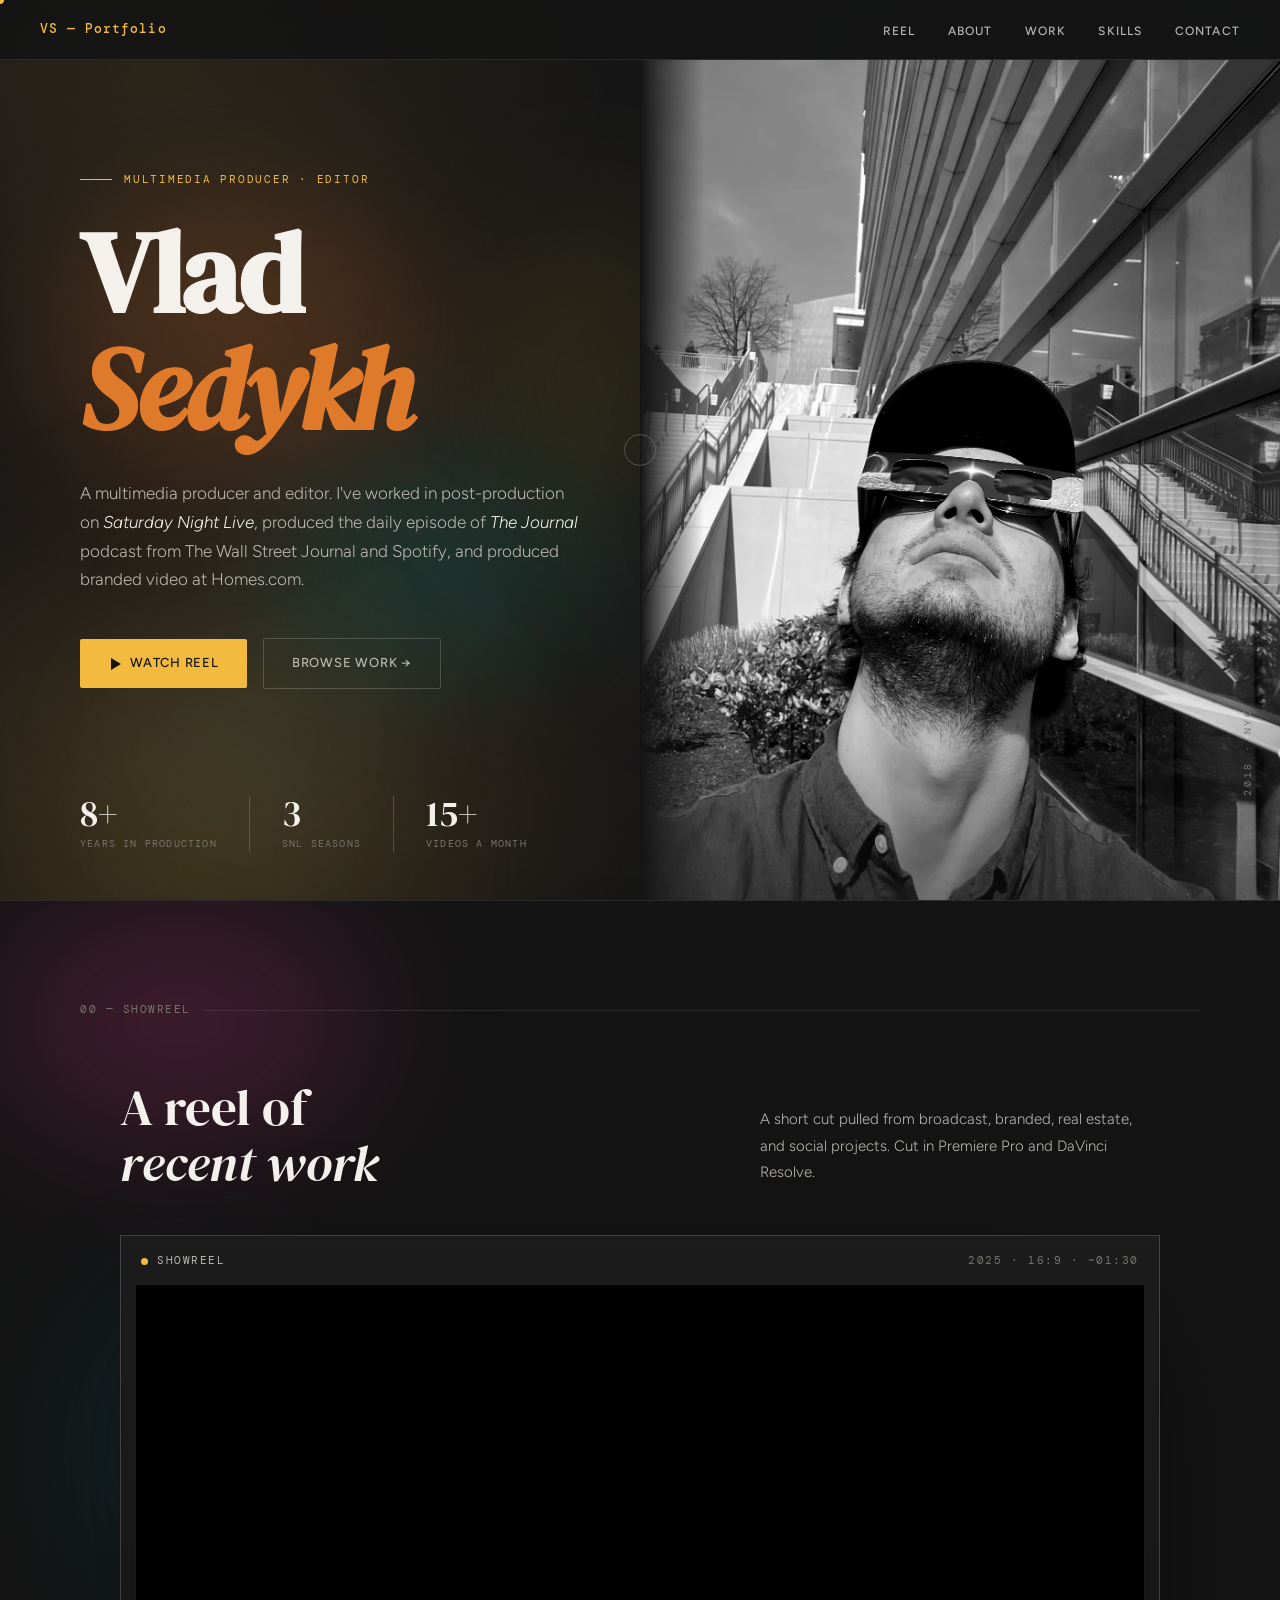
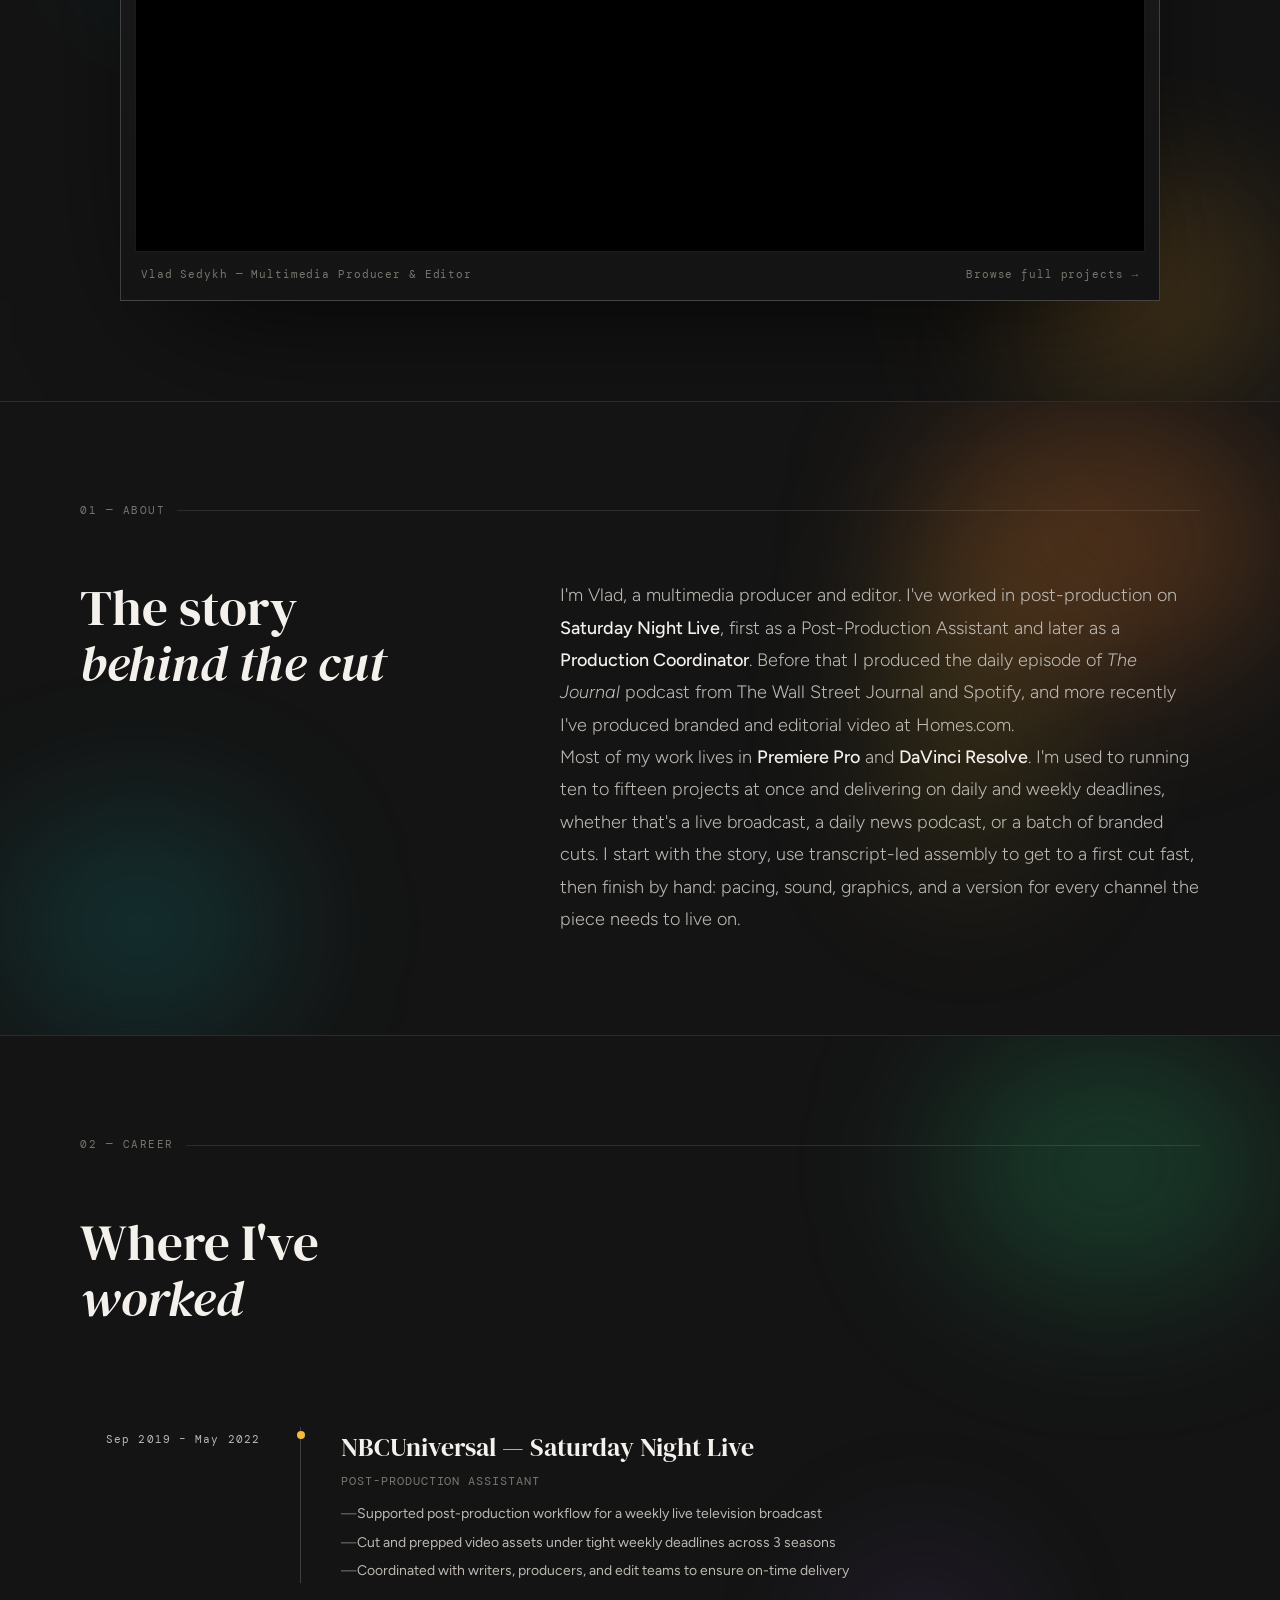
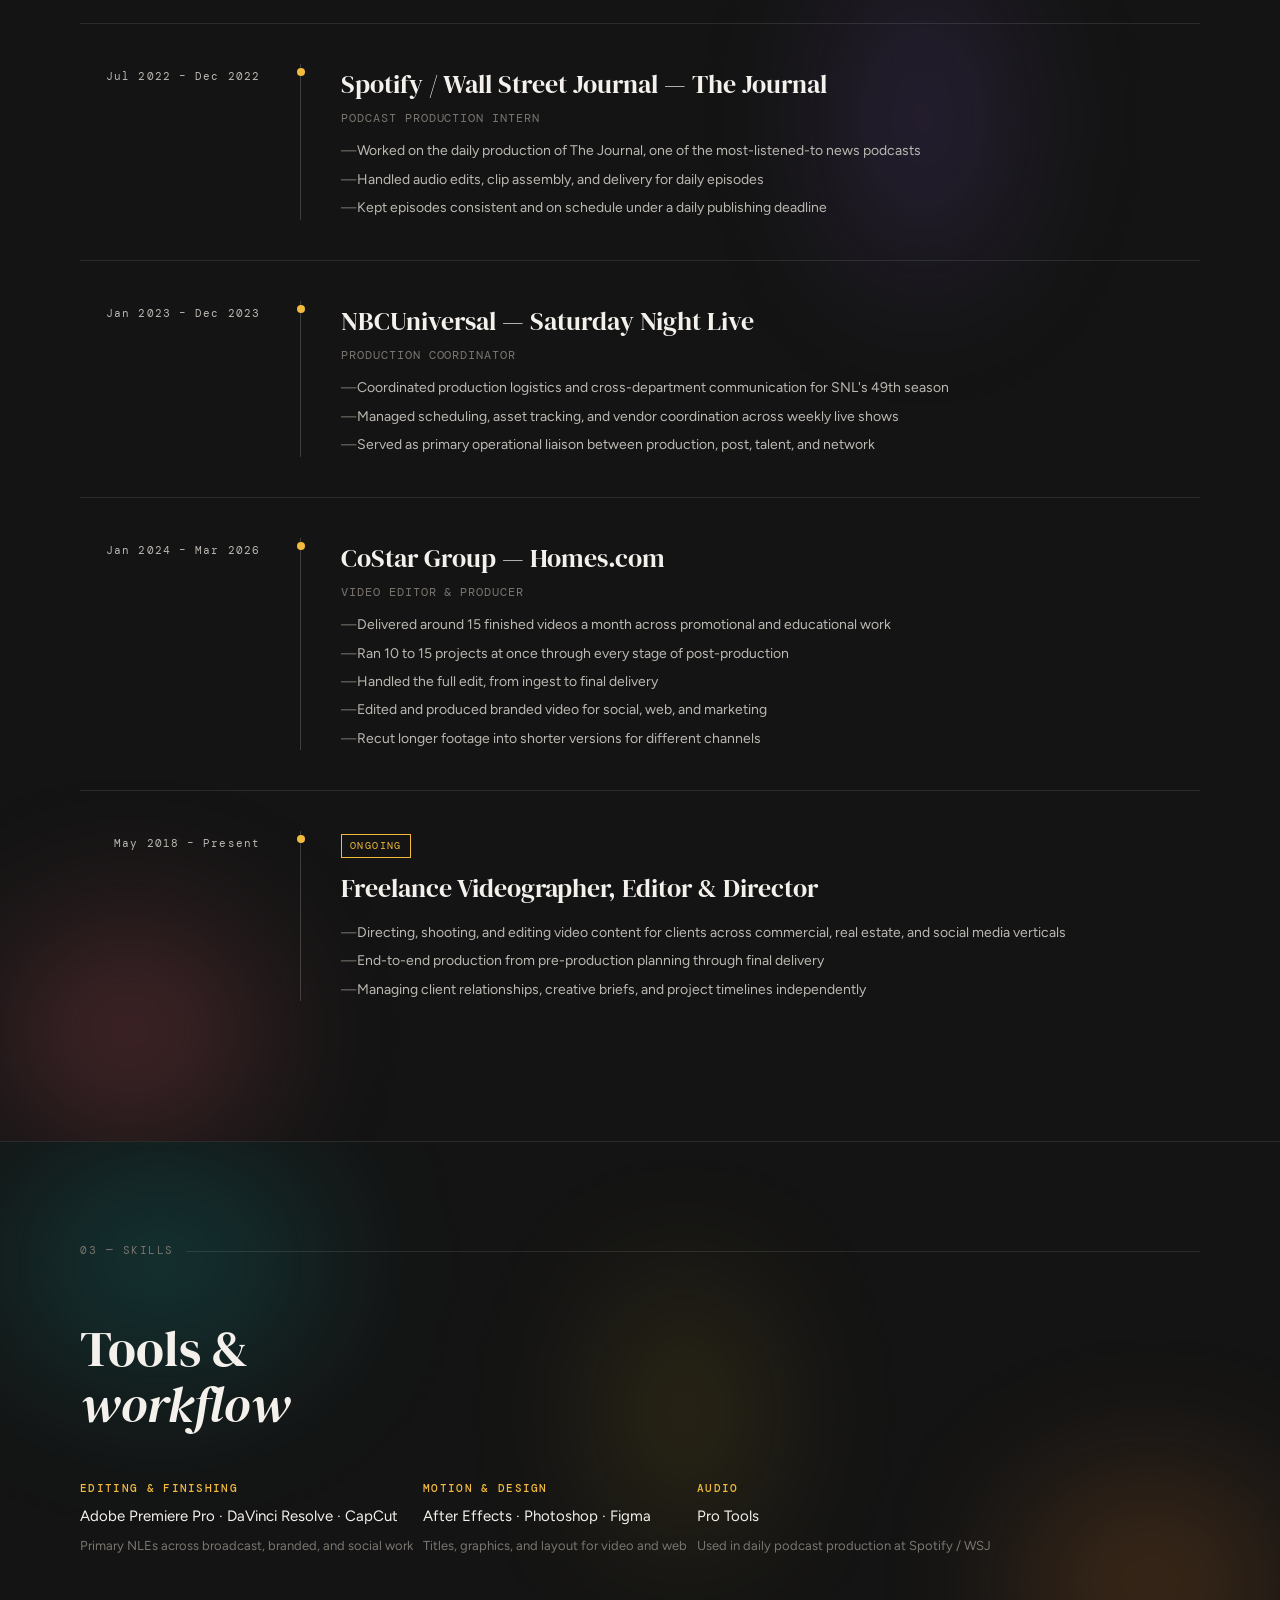
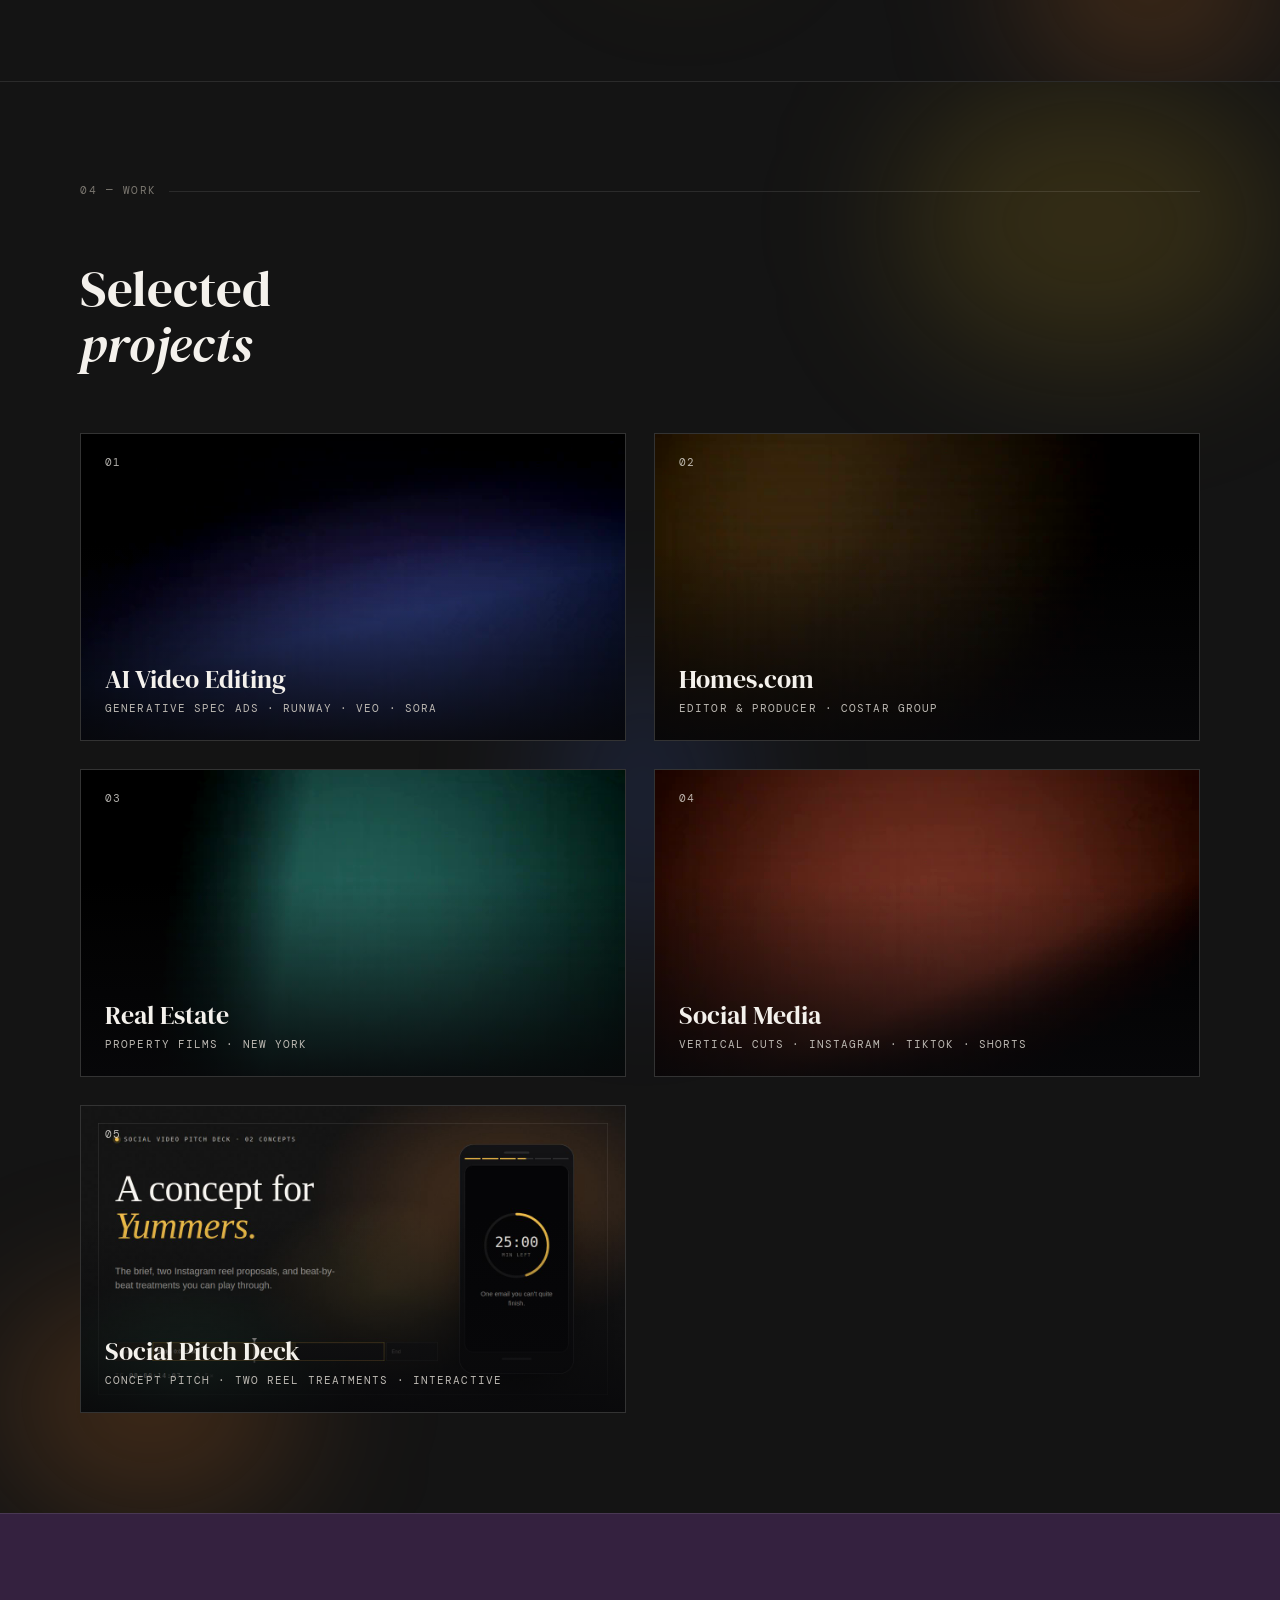
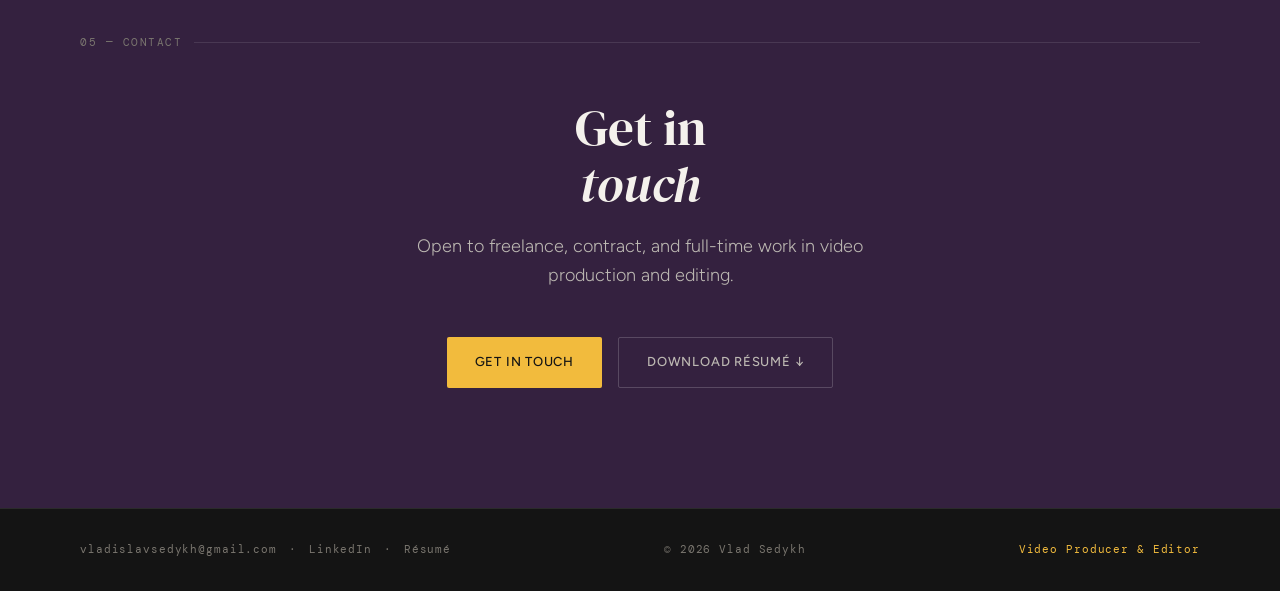
<file: index.html>
<!DOCTYPE html>
<html lang="en">
<head>
<meta charset="UTF-8">
<meta name="viewport" content="width=device-width, initial-scale=1.0">
<meta name="view-transition" content="same-origin">
<title>Vlad Sedykh | Video Producer & Editor | Portfolio</title>
<meta name="description" content="Video producer and editor. Post-production credits at Saturday Night Live, Spotify/WSJ, and Homes.com. Available for freelance, contract, and full-time work.">
<meta property="og:type" content="website">
<meta property="og:title" content="Vlad Sedykh | Video Producer & Editor">
<meta property="og:description" content="Video producer and editor. Post-production credits at Saturday Night Live, Spotify/WSJ, and Homes.com. Available for freelance, contract, and full-time work.">
<meta property="og:image" content="https://vladesque.github.io/port/og-image.jpg">
<meta property="og:url" content="https://vladesque.github.io/port/">
<meta name="twitter:card" content="summary_large_image">
<link rel="canonical" href="https://vladesque.github.io/port/">
<meta property="og:site_name" content="Vlad Sedykh — Portfolio">
<meta property="og:image:width" content="1200">
<meta property="og:image:height" content="630">
<meta property="og:image:alt" content="Vlad Sedykh — Multimedia Producer &amp; Editor">
<meta name="twitter:image" content="https://vladesque.github.io/port/og-image.jpg">
<link rel="icon" href="favicon.svg" type="image/svg+xml">
<link rel="icon" href="favicon.png" type="image/png" sizes="64x64">
<link rel="apple-touch-icon" href="apple-touch-icon.png">
<link rel="preconnect" href="https://fonts.googleapis.com">
<link rel="preconnect" href="https://fonts.gstatic.com" crossorigin>
<link href="https://fonts.googleapis.com/css2?family=DM+Serif+Display:ital@0;1&family=DM+Mono:wght@400;500&family=Figtree:wght@300;400;500;600&display=swap" rel="stylesheet">
<link rel="stylesheet" href="base.css">
<link rel="stylesheet" href="styles.css">
</head>
<body data-page="home">
<a class="skip-link" href="#main">Skip to content</a>

<div class="ambient" aria-hidden="true">
  <div class="ambient-shape ambient-shape-1"></div>
  <div class="ambient-shape ambient-shape-2"></div>
  <div class="ambient-shape ambient-shape-3"></div>
</div>
<div class="ambient-grain" aria-hidden="true"></div>

<!-- NAV -->
<nav class="site-nav" aria-label="Primary">
  <a class="nav-logo" href="index.html">VS — Portfolio</a>
  <button class="nav-toggle" type="button" aria-controls="nav-menu" aria-expanded="false" aria-label="Open menu">
    <span></span><span></span><span></span>
  </button>
  <ul class="nav-links" id="nav-menu">
    <li><a href="#reel">Reel</a></li>
    <li><a href="#bio">About</a></li>
    <li class="nav-dropdown">
      <a href="#work">Work</a>
      <div class="nav-dropdown-menu">
        <a href="ai-video-editing.html">AI Video Editing</a>
        <a href="homes-com.html">Homes.com</a>
        <a href="real-estate.html">Real Estate</a>
        <a href="social-media.html">Social Media</a>
        <a href="social-pitch-deck.html">Social Pitch Deck</a>
      </div>
    </li>
    <li><a href="#skills">Skills</a></li>
    <li><a href="#contact">Contact</a></li>
  </ul>
</nav>

<main id="main">
<!-- HERO -->
<div class="hero">
  <div class="hero-orb hero-orb-1"></div>
  <div class="hero-orb hero-orb-2"></div>
  <div class="hero-orb hero-orb-3"></div>
  <div class="piece piece-hero-1"></div>
  <div class="piece piece-hero-2"></div>
  <div class="piece piece-hero-3"></div>
  <div class="hero-grain"></div>
  <div class="hero-vertical-label" aria-hidden="true">EST. 2018 · NYC</div>
  <div class="hero-left">
    <div class="hero-eyebrow">
      <div class="eyebrow-line"></div>
      <span class="eyebrow-text">Multimedia Producer · Editor</span>
    </div>
    <h1>Vlad<br><em>Sedykh</em></h1>
    <p class="hero-subtitle">
      A multimedia producer and editor. I've worked in post-production on <em>Saturday Night Live</em>, produced the daily episode of <em>The Journal</em> podcast from The Wall Street Journal and Spotify, and produced branded video at Homes.com.
    </p>
    <div class="hero-actions">
      <a class="btn-primary" href="#reel">
        <svg width="14" height="14" viewBox="0 0 14 14" fill="currentColor"><polygon points="3,1 13,7 3,13"/></svg>
        Watch Reel
      </a>
      <a class="btn-ghost" href="#work">Browse Work →</a>
    </div>
  </div>
  <div class="hero-right">
    <div class="hero-img-wrap">
      <picture>
        <source srcset="assets/img/vlad-hero.webp" type="image/webp">
        <img src="assets/img/vlad-hero.jpg" width="1400" height="1867" fetchpriority="high" decoding="async" alt="Black-and-white portrait of Vlad Sedykh wearing a cap and sunglasses, photographed outside a modern building">
      </picture>
      <div class="hero-img-overlay"></div>
    </div>
  </div>
  <div class="hero-stats">
    <div class="stat">
      <span class="stat-num">8+</span>
      <span class="stat-label">Years in Production</span>
    </div>
    <div class="stat">
      <span class="stat-num">3</span>
      <span class="stat-label">SNL Seasons</span>
    </div>
    <div class="stat">
      <span class="stat-num">15+</span>
      <span class="stat-label">Videos a Month</span>
    </div>
  </div>
</div>

<!-- REEL -->
<div class="reel-section" id="reel">
  <div class="piece piece-reel-1"></div>
  <div class="piece piece-reel-2"></div>
  <div class="piece piece-reel-3"></div>
  <div class="section-label"><span>00 — Showreel</span></div>
  <div class="reel-head reveal">
    <h2>A reel of<br><em>recent work</em></h2>
    <p>A short cut pulled from broadcast, branded, real estate, and social projects. Cut in Premiere Pro and DaVinci Resolve.</p>
  </div>
  <div class="reel-frame reveal">
    <div class="reel-bar">
      <span class="reel-bar-tag"><span class="reel-rec"></span>Showreel</span>
      <span class="reel-bar-meta">2025 · 16:9 · ~01:30</span>
    </div>
    <div class="reel-wrapper">
      <iframe loading="lazy"
        title="Vlad Sedykh — 2025 showreel"
        src="https://player.vimeo.com/video/1068709745?autoplay=0&title=0&byline=0&portrait=0"
        width="100%"
        frameborder="0"
        allow="autoplay; fullscreen; picture-in-picture"
        allowfullscreen>
      </iframe>
      <div class="reel-scanline"></div>
    </div>
    <div class="reel-caption">
      <span>Vlad Sedykh — Multimedia Producer &amp; Editor</span>
      <a href="#work">Browse full projects →</a>
    </div>
  </div>
</div>

<!-- BIO -->
<section id="bio">
  <div class="piece piece-bio-1"></div>
  <div class="piece piece-bio-2"></div>
  <div class="piece piece-bio-3"></div>
  <div class="section-label"><span>01 — About</span></div>
  <div class="bio-grid reveal">
    <div class="bio-left">
      <h2>The story<br><em>behind the cut</em></h2>
    </div>
    <div class="bio-text">
      <p>I'm Vlad, a multimedia producer and editor. I've worked in post-production on <strong>Saturday Night Live</strong>, first as a Post-Production Assistant and later as a <strong>Production Coordinator</strong>. Before that I produced the daily episode of <em>The Journal</em> podcast from The Wall Street Journal and Spotify, and more recently I've produced branded and editorial video at Homes.com.</p>
      <p>Most of my work lives in <strong>Premiere Pro</strong> and <strong>DaVinci Resolve</strong>. I'm used to running ten to fifteen projects at once and delivering on daily and weekly deadlines, whether that's a live broadcast, a daily news podcast, or a batch of branded cuts. I start with the story, use transcript-led assembly to get to a first cut fast, then finish by hand: pacing, sound, graphics, and a version for every channel the piece needs to live on.</p>
    </div>
  </div>
</section>

<!-- TIMELINE -->
<section id="timeline">
  <div class="piece piece-timeline-1"></div>
  <div class="piece piece-timeline-2"></div>
  <div class="piece piece-timeline-3"></div>
  <div class="section-label"><span>02 — Career</span></div>
  <h2 class="reveal">Where I've<br><em>worked</em></h2>
  <div class="timeline reveal-stagger">

    <div class="timeline-item">
      <div class="timeline-date">Sep 2019 – May 2022</div>
      <div class="timeline-line"><div class="timeline-dot"></div></div>
      <div class="timeline-content">
        <h3>NBCUniversal — Saturday Night Live<span class="timeline-role">Post-Production Assistant</span></h3>
        <ul class="timeline-bullets">
          <li>Supported post-production workflow for a weekly live television broadcast</li>
          <li>Cut and prepped video assets under tight weekly deadlines across 3 seasons</li>
          <li>Coordinated with writers, producers, and edit teams to ensure on-time delivery</li>
        </ul>
      </div>
    </div>

    <div class="timeline-item">
      <div class="timeline-date">Jul 2022 – Dec 2022</div>
      <div class="timeline-line"><div class="timeline-dot"></div></div>
      <div class="timeline-content">
        <h3>Spotify / Wall Street Journal — The Journal<span class="timeline-role">Podcast Production Intern</span></h3>
        <ul class="timeline-bullets">
          <li>Worked on the daily production of The Journal, one of the most-listened-to news podcasts</li>
          <li>Handled audio edits, clip assembly, and delivery for daily episodes</li>
          <li>Kept episodes consistent and on schedule under a daily publishing deadline</li>
        </ul>
      </div>
    </div>

    <div class="timeline-item">
      <div class="timeline-date">Jan 2023 – Dec 2023</div>
      <div class="timeline-line"><div class="timeline-dot"></div></div>
      <div class="timeline-content">
        <h3>NBCUniversal — Saturday Night Live<span class="timeline-role">Production Coordinator</span></h3>
        <ul class="timeline-bullets">
          <li>Coordinated production logistics and cross-department communication for SNL's 49th season</li>
          <li>Managed scheduling, asset tracking, and vendor coordination across weekly live shows</li>
          <li>Served as primary operational liaison between production, post, talent, and network</li>
        </ul>
      </div>
    </div>

    <div class="timeline-item">
      <div class="timeline-date">Jan 2024 – Mar 2026</div>
      <div class="timeline-line"><div class="timeline-dot"></div></div>
      <div class="timeline-content">
        <h3>CoStar Group — Homes.com<span class="timeline-role">Video Editor & Producer</span></h3>
        <ul class="timeline-bullets">
          <li>Delivered around 15 finished videos a month across promotional and educational work</li>
          <li>Ran 10 to 15 projects at once through every stage of post-production</li>
          <li>Handled the full edit, from ingest to final delivery</li>
          <li>Edited and produced branded video for social, web, and marketing</li>
          <li>Recut longer footage into shorter versions for different channels</li>
        </ul>
      </div>
    </div>


    <div class="timeline-item">
      <div class="timeline-date">May 2018 – Present</div>
      <div class="timeline-line"><div class="timeline-dot"></div></div>
      <div class="timeline-content">
        <span class="timeline-label">Ongoing</span>
        <h3>Freelance Videographer, Editor & Director</h3>
        <ul class="timeline-bullets">
          <li>Directing, shooting, and editing video content for clients across commercial, real estate, and social media verticals</li>
          <li>End-to-end production from pre-production planning through final delivery</li>
          <li>Managing client relationships, creative briefs, and project timelines independently</li>
        </ul>
      </div>
    </div>

  </div>
</section>

<!-- SKILLS -->
<section id="skills">
  <div class="piece piece-skills-1"></div>
  <div class="piece piece-skills-2"></div>
  <div class="piece piece-skills-3"></div>
  <div class="section-label"><span>03 — Skills</span></div>
  <h2 class="reveal">Tools &amp;<br><em>workflow</em></h2>
  <div class="skills-wrap reveal">
    <div class="skills-group">
      <h4>Editing & Finishing</h4>
      <p>Adobe Premiere Pro · DaVinci Resolve · CapCut</p>
      <span class="skills-note">Primary NLEs across broadcast, branded, and social work</span>
    </div>

    <div class="skills-group">
      <h4>Motion & Design</h4>
      <p>After Effects · Photoshop · Figma</p>
      <span class="skills-note">Titles, graphics, and layout for video and web</span>
    </div>

    <div class="skills-group">
      <h4>Audio</h4>
      <p>Pro Tools</p>
      <span class="skills-note">Used in daily podcast production at Spotify / WSJ</span>
    </div>
  </div>
</section>

<!-- WORK -->
<section id="work">
  <div class="piece piece-work-1"></div>
  <div class="piece piece-work-2"></div>
  <div class="piece piece-work-3"></div>
  <div class="section-label"><span>04 — Work</span></div>
  <h2>Selected<br><em>projects</em></h2>
  <div class="work-grid reveal-stagger">
    <a class="work-card" href="ai-video-editing.html" data-transition="ai-video-editing">
      <div class="work-card-media">
        <img class="work-card-poster" src="assets/work/ai-video-editing/poster.jpg" alt="" width="1280" height="720" loading="lazy" decoding="async">
        <video class="work-card-loop" data-src="assets/work/ai-video-editing/loop.mp4" muted loop playsinline preload="none" aria-hidden="true" tabindex="-1"></video>
        <div class="work-card-scrim" aria-hidden="true"></div>
        <svg class="work-card-glyph" viewBox="0 0 96 96" aria-hidden="true" focusable="false">
          <rect x="14" y="22" width="68" height="52" rx="4" fill="none" stroke="currentColor" stroke-width="1.6" stroke-linecap="round" stroke-linejoin="round" pathLength="1"/>
          <path d="M14 34h6M14 46h6M14 58h6M76 34h6M76 46h6M76 58h6" fill="none" stroke="currentColor" stroke-width="1.6" stroke-linecap="round" stroke-linejoin="round" pathLength="1"/>
          <path d="M48 32c1.4 8.6 5.4 12.6 14 14-8.6 1.4-12.6 5.4-14 14-1.4-8.6-5.4-12.6-14-14 8.6-1.4 12.6-5.4 14-14z" fill="none" stroke="currentColor" stroke-width="1.6" stroke-linecap="round" stroke-linejoin="round" pathLength="1"/>
          <path d="M66 58c.6 3.4 2.2 5 5.6 5.6-3.4.6-5 2.2-5.6 5.6-.6-3.4-2.2-5-5.6-5.6 3.4-.6 5-2.2 5.6-5.6z" fill="none" stroke="currentColor" stroke-width="1.6" stroke-linecap="round" stroke-linejoin="round" pathLength="1"/>
        </svg>
        <span class="work-card-num" aria-hidden="true">01</span>
        <span class="work-card-view" aria-hidden="true">View project →</span>
        <div class="work-card-overlay">
          <h3>AI Video Editing</h3>
          <span class="work-card-role">Generative spec ads · Runway · Veo · Sora</span>
        </div>
      </div>
    </a>
    <a class="work-card" href="homes-com.html" data-transition="homes-com">
      <div class="work-card-media">
        <img class="work-card-poster" src="assets/work/homes-com/poster.jpg" alt="" width="1280" height="720" loading="lazy" decoding="async">
        <video class="work-card-loop" data-src="assets/work/homes-com/loop.mp4" muted loop playsinline preload="none" aria-hidden="true" tabindex="-1"></video>
        <div class="work-card-scrim" aria-hidden="true"></div>
        <svg class="work-card-glyph" viewBox="0 0 96 96" aria-hidden="true" focusable="false">
          <path d="M18 48L48 22l30 26" fill="none" stroke="currentColor" stroke-width="1.6" stroke-linecap="round" stroke-linejoin="round" pathLength="1"/>
          <path d="M26 42v34h44V42" fill="none" stroke="currentColor" stroke-width="1.6" stroke-linecap="round" stroke-linejoin="round" pathLength="1"/>
          <path d="M42 76V58h12v18" fill="none" stroke="currentColor" stroke-width="1.6" stroke-linecap="round" stroke-linejoin="round" pathLength="1"/>
          <rect x="30" y="50" width="8" height="8" fill="none" stroke="currentColor" stroke-width="1.6" stroke-linecap="round" stroke-linejoin="round" pathLength="1"/>
          <path d="M62 26v10" fill="none" stroke="currentColor" stroke-width="1.6" stroke-linecap="round" stroke-linejoin="round" pathLength="1"/>
        </svg>
        <span class="work-card-num" aria-hidden="true">02</span>
        <span class="work-card-view" aria-hidden="true">View project →</span>
        <div class="work-card-overlay">
          <h3>Homes.com</h3>
          <span class="work-card-role">Editor &amp; Producer · CoStar Group</span>
        </div>
      </div>
    </a>
    <a class="work-card" href="real-estate.html" data-transition="real-estate">
      <div class="work-card-media">
        <img class="work-card-poster" src="assets/work/real-estate/poster.jpg" alt="" width="1280" height="720" loading="lazy" decoding="async">
        <video class="work-card-loop" data-src="assets/work/real-estate/loop.mp4" muted loop playsinline preload="none" aria-hidden="true" tabindex="-1"></video>
        <div class="work-card-scrim" aria-hidden="true"></div>
        <svg class="work-card-glyph" viewBox="0 0 96 96" aria-hidden="true" focusable="false">
          <path d="M12 78h72" fill="none" stroke="currentColor" stroke-width="1.6" stroke-linecap="round" stroke-linejoin="round" pathLength="1"/>
          <path d="M18 78V50h14v28" fill="none" stroke="currentColor" stroke-width="1.6" stroke-linecap="round" stroke-linejoin="round" pathLength="1"/>
          <path d="M36 78V38h10V30h6v8h6v40" fill="none" stroke="currentColor" stroke-width="1.6" stroke-linecap="round" stroke-linejoin="round" pathLength="1"/>
          <path d="M62 78V56h14v22" fill="none" stroke="currentColor" stroke-width="1.6" stroke-linecap="round" stroke-linejoin="round" pathLength="1"/>
          <path d="M49 30v-8l3-6 3 6v8" fill="none" stroke="currentColor" stroke-width="1.6" stroke-linecap="round" stroke-linejoin="round" pathLength="1"/>
          <path d="M23 56h4M23 64h4M41 46h4M53 46h4M41 56h4M53 56h4M67 62h4M67 70h4" fill="none" stroke="currentColor" stroke-width="1.6" stroke-linecap="round" stroke-linejoin="round" pathLength="1"/>
        </svg>
        <span class="work-card-num" aria-hidden="true">03</span>
        <span class="work-card-view" aria-hidden="true">View project →</span>
        <div class="work-card-overlay">
          <h3>Real Estate</h3>
          <span class="work-card-role">Property films · New York</span>
        </div>
      </div>
    </a>
    <a class="work-card" href="social-media.html" data-transition="social-media">
      <div class="work-card-media">
        <img class="work-card-poster" src="assets/work/social-media/poster.jpg" alt="" width="1280" height="720" loading="lazy" decoding="async">
        <video class="work-card-loop" data-src="assets/work/social-media/loop.mp4" muted loop playsinline preload="none" aria-hidden="true" tabindex="-1"></video>
        <div class="work-card-scrim" aria-hidden="true"></div>
        <svg class="work-card-glyph" viewBox="0 0 96 96" aria-hidden="true" focusable="false">
          <rect x="30" y="14" width="36" height="68" rx="7" fill="none" stroke="currentColor" stroke-width="1.6" stroke-linecap="round" stroke-linejoin="round" pathLength="1"/>
          <path d="M43 20h10" fill="none" stroke="currentColor" stroke-width="1.6" stroke-linecap="round" stroke-linejoin="round" pathLength="1"/>
          <path d="M43 40l14 8-14 8z" fill="none" stroke="currentColor" stroke-width="1.6" stroke-linecap="round" stroke-linejoin="round" pathLength="1"/>
          <path d="M70 34c3-2 6 0 6 3 0 3-6 7-6 7s-6-4-6-7c0-3 3-5 6-3z" fill="none" stroke="currentColor" stroke-width="1.6" stroke-linecap="round" stroke-linejoin="round" pathLength="1"/>
        </svg>
        <span class="work-card-num" aria-hidden="true">04</span>
        <span class="work-card-view" aria-hidden="true">View project →</span>
        <div class="work-card-overlay">
          <h3>Social Media</h3>
          <span class="work-card-role">Vertical cuts · Instagram · TikTok · Shorts</span>
        </div>
      </div>
    </a>
    <a class="work-card" href="social-pitch-deck.html" data-transition="social-pitch-deck">
      <div class="work-card-media">
        <img class="work-card-poster" src="assets/work/social-pitch-deck/poster.jpg" alt="" width="1280" height="720" loading="lazy" decoding="async">
        <div class="work-card-scrim" aria-hidden="true"></div>
        <span class="work-card-num" aria-hidden="true">05</span>
        <span class="work-card-view" aria-hidden="true">View deck →</span>
        <div class="work-card-overlay">
          <h3>Social Pitch Deck</h3>
          <span class="work-card-role">Concept pitch · Two reel treatments · Interactive</span>
        </div>
      </div>
    </a>
  </div>
</section>

<!-- CTA -->
<div class="cta-section" id="contact">
  <div class="section-label" style="justify-content:center; margin-bottom:48px;"><span>05 — Contact</span></div>
  <h2>Get in<br><em>touch</em></h2>
  <p>Open to freelance, contract, and full-time work in video production and editing.</p>
  <div class="cta-actions">
    <a class="btn-primary" href="contact.html">Get in Touch</a>
    <a class="btn-ghost" href="vlad-sedykh-resume.pdf" download="Vlad Sedykh — Resume.pdf">Download Résumé ↓</a>
  </div>
</div>
</main>

<!-- FOOTER -->
<footer>
  <div class="footer-contact">
    <a href="mailto:vladislavsedykh@gmail.com">vladislavsedykh@gmail.com</a>
    <span class="divider">·</span>
    <a href="https://www.linkedin.com/in/vladsedykh/" target="_blank" rel="noopener noreferrer">LinkedIn</a>
    <span class="divider">·</span>
    <a href="vlad-sedykh-resume.pdf" download="Vlad Sedykh — Resume.pdf">Résumé</a>
  </div>
  <span class="footer-copy">© 2026 Vlad Sedykh</span>
  <span class="footer-copy" style="color: var(--accent);">Video Producer & Editor</span>
</footer>

<script>
  const observer = new IntersectionObserver((entries) => {
    entries.forEach(e => {
      if (e.isIntersecting) {
        e.target.classList.add('visible');
        observer.unobserve(e.target);
      }
    });
  }, { threshold: 0.12 });

  document.querySelectorAll('.reveal, .reveal-stagger').forEach(el => observer.observe(el));

  const pulseObserver = new IntersectionObserver((entries) => {
    entries.forEach(e => {
      e.target.classList.toggle('pulsing', e.isIntersecting);
    });
  }, { threshold: 0.25 });
  document.querySelectorAll('.timeline-dot').forEach(el => pulseObserver.observe(el));
</script>
<script type="application/ld+json">
{
  "@context": "https://schema.org",
  "@type": "Person",
  "name": "Vlad Sedykh",
  "alternateName": "Vladislav Sedykh",
  "jobTitle": "Multimedia Producer & Video Editor",
  "description": "Video producer and editor with post-production credits at Saturday Night Live, The Journal (WSJ / Spotify), and Homes.com.",
  "url": "https://vladesque.github.io/port/",
  "image": "https://vladesque.github.io/port/og-image.jpg",
  "email": "mailto:vladislavsedykh@gmail.com",
  "address": { "@type": "PostalAddress", "addressLocality": "New York", "addressRegion": "NY", "addressCountry": "US" },
  "sameAs": ["https://www.linkedin.com/in/vladsedykh/"],
  "knowsAbout": ["Video editing", "Post-production", "Adobe Premiere Pro", "DaVinci Resolve", "After Effects", "Pro Tools", "Podcast production"],
  "alumniOf": [],
  "worksFor": { "@type": "Organization", "name": "Freelance" }
}
</script>
<script src="work-grid.js" defer></script>
<script src="nav.js" defer></script>
<script src="cursor.js" defer></script>
<script src="transitions.js" defer></script>

</body>
</html>
</file>
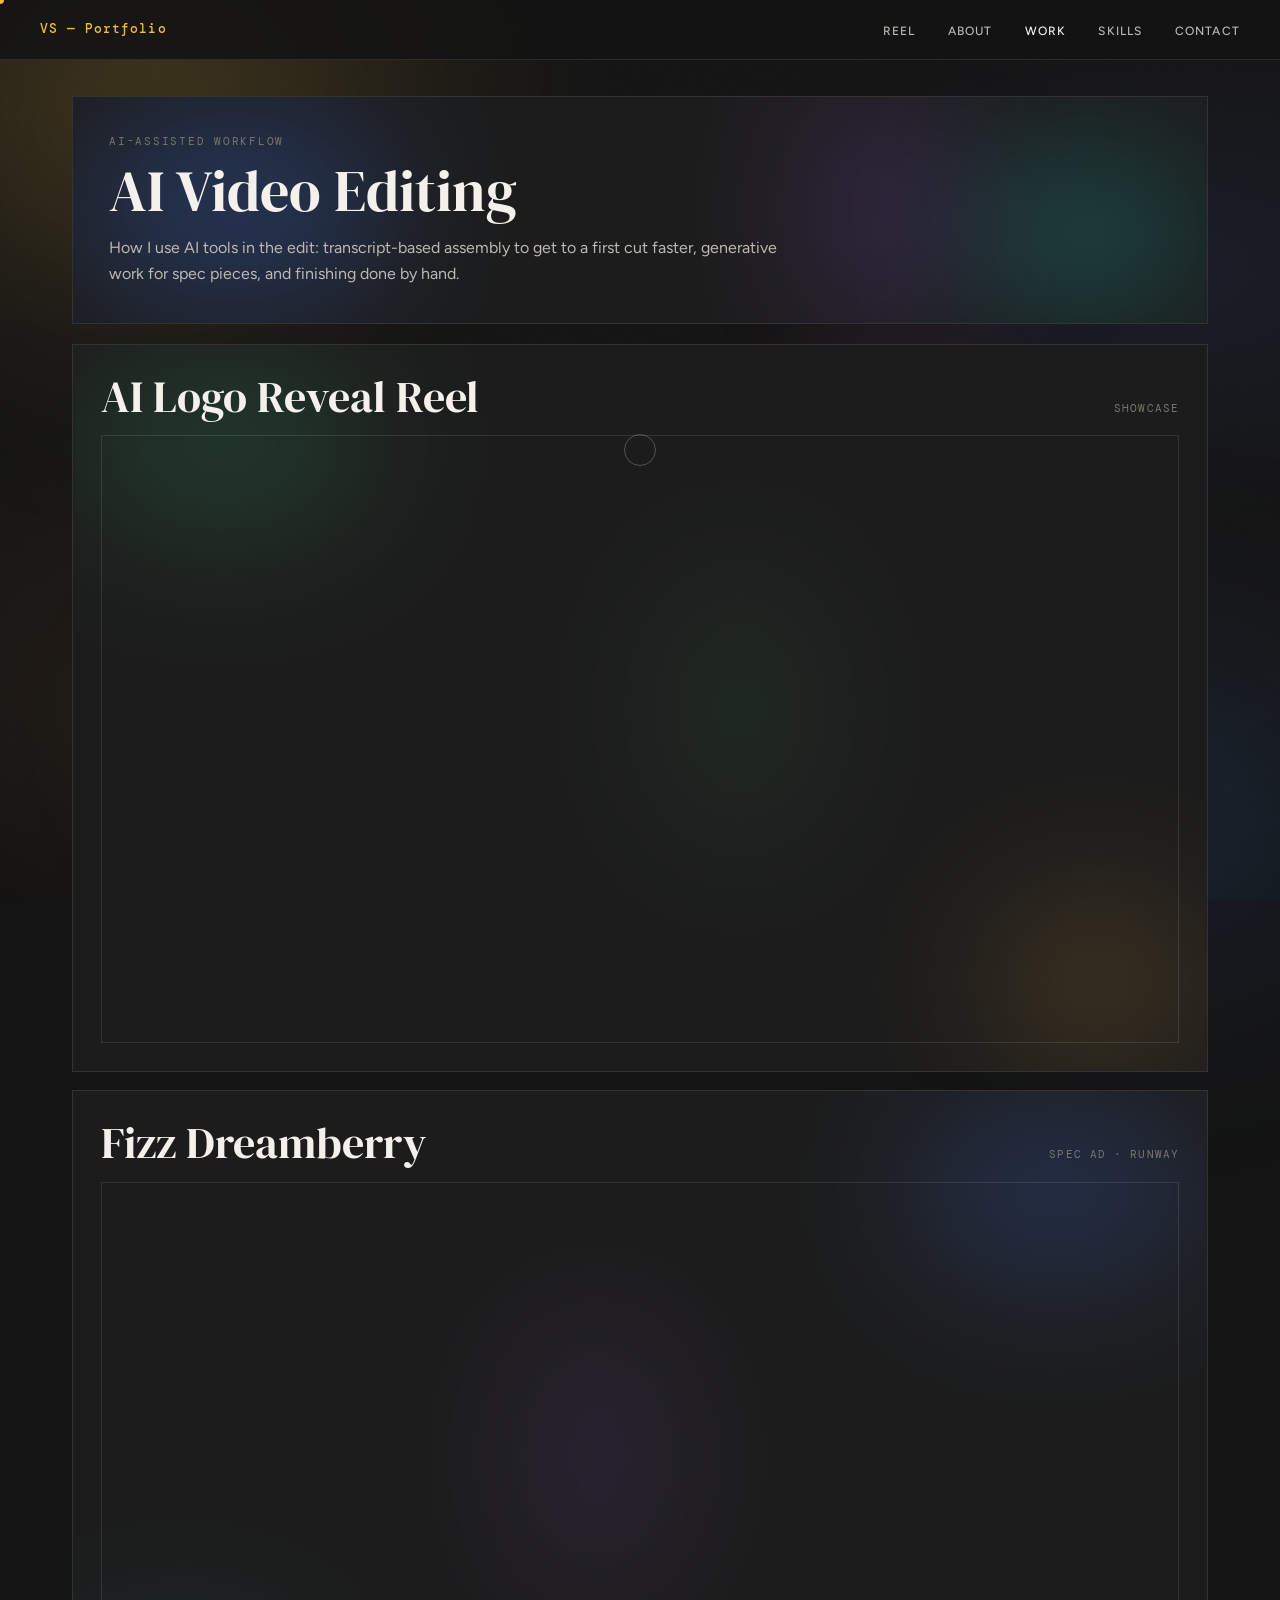
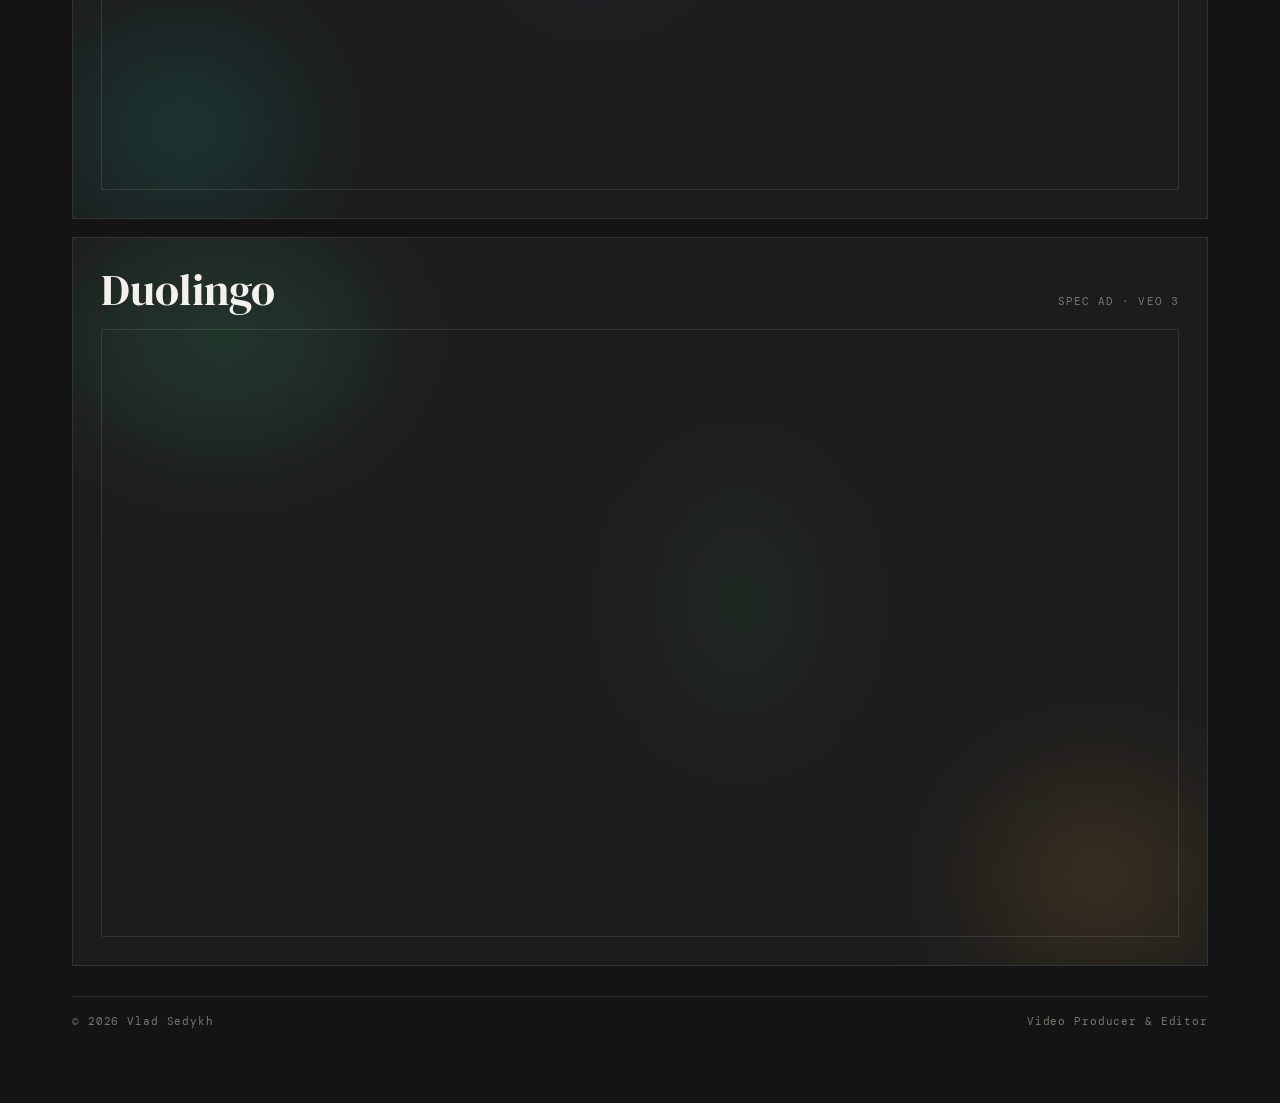
<file: ai-video-editing.html>
<!doctype html>
<html lang="en">
<head>
  <meta charset="utf-8" />
  <meta name="viewport" content="width=device-width,initial-scale=1" />
  <meta name="view-transition" content="same-origin">
  <title>AI Video Editing — Vlad Sedykh</title>
  <meta name="description" content="AI-assisted editing and generative spec work — Fizz Dreamberry and Duolingo, made with Runway and Veo, plus transcript-led assembly and hand finishing.">
  <meta property="og:type" content="website">
  <meta property="og:title" content="AI Video Editing — Vlad Sedykh">
  <meta property="og:description" content="AI-assisted editing and generative spec work — Fizz Dreamberry and Duolingo, made with Runway and Veo, plus transcript-led assembly and hand finishing.">
  <meta property="og:image" content="https://vladesque.github.io/port/og-image.jpg">
  <meta property="og:url" content="https://vladesque.github.io/port/ai-video-editing.html">
  <meta name="twitter:card" content="summary_large_image">
  <link rel="canonical" href="https://vladesque.github.io/port/ai-video-editing.html">
  <meta property="og:site_name" content="Vlad Sedykh — Portfolio">
  <meta property="og:image:width" content="1200">
  <meta property="og:image:height" content="630">
  <meta property="og:image:alt" content="Vlad Sedykh — Multimedia Producer &amp; Editor">
  <meta name="twitter:image" content="https://vladesque.github.io/port/og-image.jpg">
  <link rel="icon" href="favicon.svg" type="image/svg+xml">
  <link rel="icon" href="favicon.png" type="image/png" sizes="64x64">
  <link rel="apple-touch-icon" href="apple-touch-icon.png">
  <link rel="preconnect" href="https://fonts.googleapis.com">
  <link rel="preconnect" href="https://fonts.gstatic.com" crossorigin>
  <link href="https://fonts.googleapis.com/css2?family=DM+Serif+Display:ital@0;1&family=DM+Mono:wght@400;500&family=Figtree:wght@300;400;500;600&display=swap" rel="stylesheet">
  <link rel="stylesheet" href="base.css" />
  <link rel="stylesheet" href="subpage-theme.css" />
</head>
<body data-page="ai-video-editing">
  <a class="skip-link" href="#main">Skip to content</a>
  <div class="ambient" aria-hidden="true">
    <div class="ambient-shape ambient-shape-1"></div>
    <div class="ambient-shape ambient-shape-2"></div>
    <div class="ambient-shape ambient-shape-3"></div>
  </div>
  <div class="ambient-grain" aria-hidden="true"></div>
  <nav class="site-nav" aria-label="Primary">
    <a class="nav-logo" href="index.html">VS — Portfolio</a>
    <button class="nav-toggle" type="button" aria-controls="nav-menu" aria-expanded="false" aria-label="Open menu">
      <span></span><span></span><span></span>
    </button>
    <ul class="nav-links" id="nav-menu">
      <li><a href="index.html#reel">Reel</a></li>
      <li><a href="index.html#bio">About</a></li>
      <li class="nav-dropdown">
        <a href="index.html#work" aria-current="page">Work</a>
        <div class="nav-dropdown-menu">
          <a href="ai-video-editing.html" aria-current="page">AI Video Editing</a>
          <a href="homes-com.html">Homes.com</a>
          <a href="real-estate.html">Real Estate</a>
          <a href="social-media.html">Social Media</a>
          <a href="social-pitch-deck.html">Social Pitch Deck</a>
        </div>
      </li>
      <li><a href="index.html#skills">Skills</a></li>
      <li><a href="contact.html">Contact</a></li>
    </ul>
  </nav>

  <main id="main" class="page-wrap">
    <section class="page-hero">
      <div class="piece piece-ai-1"></div>
      <div class="piece piece-ai-2"></div>
      <div class="piece piece-ai-3"></div>
      <div class="page-kicker">AI-assisted workflow</div>
      <h1>AI Video Editing</h1>
      <p>How I use AI tools in the edit: transcript-based assembly to get to a first cut faster, generative work for spec pieces, and finishing done by hand.</p>
    </section>

    <section class="section-block">
      <div class="piece piece-sec-b-1"></div>
      <div class="piece piece-sec-b-2"></div>
      <div class="piece piece-sec-b-3"></div>
      <div class="section-head"><h2>AI Logo Reveal Reel</h2><p>Showcase</p></div>
      <div class="video-wrap">
        <iframe loading="lazy" src="https://player.vimeo.com/video/1219537232?badge=0&amp;autopause=0&amp;player_id=0&amp;app_id=58479" frameborder="0" allow="autoplay; fullscreen; picture-in-picture; clipboard-write; encrypted-media; web-share" referrerpolicy="strict-origin-when-cross-origin" title="AI Logo Reveal Reel"></iframe>
      </div>
    </section>

    <section class="section-block">
      <div class="piece piece-sec-a-1"></div>
      <div class="piece piece-sec-a-2"></div>
      <div class="piece piece-sec-a-3"></div>
      <div class="section-head"><h2>Fizz Dreamberry</h2><p>Spec ad · Runway</p></div>
      <div class="video-wrap">
        <iframe loading="lazy" src="https://www.youtube.com/embed/aZ7p9nZNWr4" title="Fizz Dreamberry — a comedic fantasy spec ad fully generated in Runway" frameborder="0" allow="accelerometer; autoplay; clipboard-write; encrypted-media; gyroscope; picture-in-picture; web-share" referrerpolicy="strict-origin-when-cross-origin" allowfullscreen></iframe>
      </div>
    </section>

    <section class="section-block">
      <div class="piece piece-sec-b-1"></div>
      <div class="piece piece-sec-b-2"></div>
      <div class="piece piece-sec-b-3"></div>
      <div class="section-head"><h2>Duolingo</h2><p>Spec ad · Veo 3</p></div>
      <div class="video-wrap">
        <iframe loading="lazy" src="https://www.youtube.com/embed/ukLDQIRW5YM" title="A Social (Awareness) Ad for Duolingo - Fully AI-Generated in Veo 3" allow="accelerometer; autoplay; clipboard-write; encrypted-media; gyroscope; picture-in-picture; web-share" referrerpolicy="strict-origin-when-cross-origin" allowfullscreen></iframe>
      </div>
    </section>

    <footer class="page-footer">
      <span>© 2026 Vlad Sedykh</span>
      <span>Video Producer & Editor</span>
    </footer>
  </main>


  <script src="nav.js" defer></script>
  <script src="cursor.js" defer></script>
  <script src="transitions.js" defer></script>
  <script src="https://player.vimeo.com/api/player.js"></script>
</body>
</html>
</file>
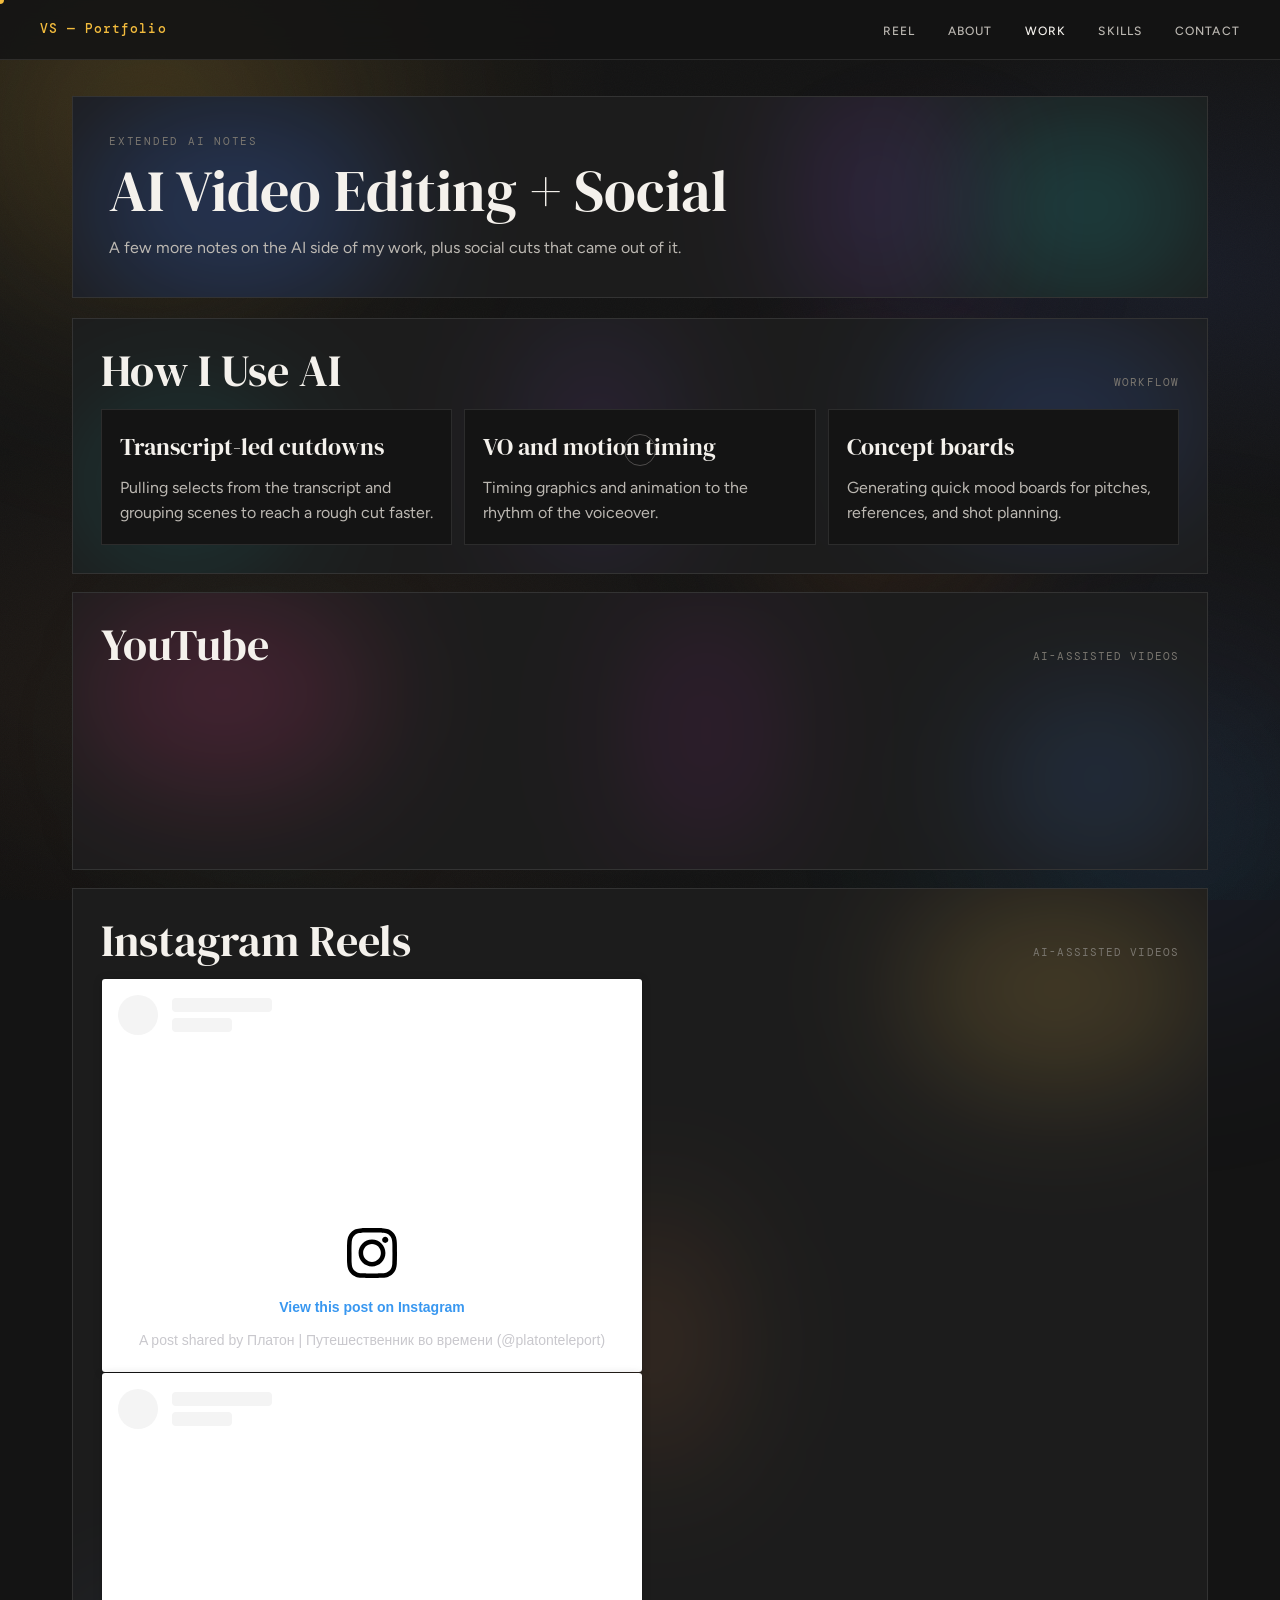
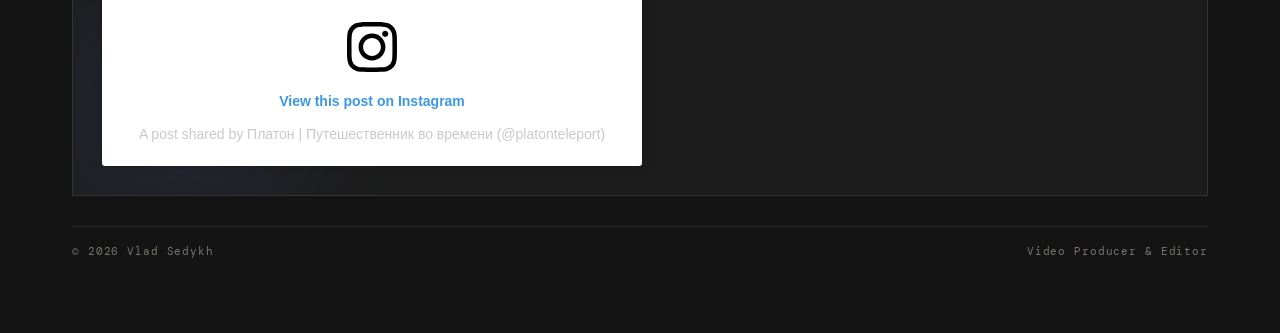
<file: ai-works.html>
<!doctype html>
<html lang="en">
<head>
  <meta charset="utf-8" />
  <meta name="viewport" content="width=device-width,initial-scale=1" />
  <meta name="view-transition" content="same-origin">
  <title>AI Video Editing + Social Media — Vlad Sedykh</title>
  <meta name="description" content="Extended AI notes — cutdown engine, voice-to-visual sync, and generative concept boards for pitches and pre-production.">
  <meta property="og:type" content="website">
  <meta property="og:title" content="AI Video Editing + Social Media — Vlad Sedykh">
  <meta property="og:description" content="Extended AI notes — cutdown engine, voice-to-visual sync, and generative concept boards for pitches and pre-production.">
  <meta property="og:image" content="https://vladesque.github.io/port/og-image.jpg">
  <meta property="og:url" content="https://vladesque.github.io/port/ai-works.html">
  <meta name="twitter:card" content="summary_large_image">
  <link rel="canonical" href="https://vladesque.github.io/port/ai-works.html">
  <meta property="og:site_name" content="Vlad Sedykh — Portfolio">
  <meta property="og:image:width" content="1200">
  <meta property="og:image:height" content="630">
  <meta property="og:image:alt" content="Vlad Sedykh — Multimedia Producer &amp; Editor">
  <meta name="twitter:image" content="https://vladesque.github.io/port/og-image.jpg">
  <link rel="icon" href="favicon.svg" type="image/svg+xml">
  <link rel="icon" href="favicon.png" type="image/png" sizes="64x64">
  <link rel="apple-touch-icon" href="apple-touch-icon.png">
  <link rel="preconnect" href="https://fonts.googleapis.com">
  <link rel="preconnect" href="https://fonts.gstatic.com" crossorigin>
  <link href="https://fonts.googleapis.com/css2?family=DM+Serif+Display:ital@0;1&family=DM+Mono:wght@400;500&family=Figtree:wght@300;400;500;600&display=swap" rel="stylesheet">
  <link rel="stylesheet" href="base.css" />
  <link rel="stylesheet" href="subpage-theme.css" />
</head>
<body data-page="ai-works">
  <a class="skip-link" href="#main">Skip to content</a>
  <div class="ambient" aria-hidden="true">
    <div class="ambient-shape ambient-shape-1"></div>
    <div class="ambient-shape ambient-shape-2"></div>
    <div class="ambient-shape ambient-shape-3"></div>
  </div>
  <div class="ambient-grain" aria-hidden="true"></div>
  <nav class="site-nav" aria-label="Primary">
    <a class="nav-logo" href="index.html">VS — Portfolio</a>
    <button class="nav-toggle" type="button" aria-controls="nav-menu" aria-expanded="false" aria-label="Open menu">
      <span></span><span></span><span></span>
    </button>
    <ul class="nav-links" id="nav-menu">
      <li><a href="index.html#reel">Reel</a></li>
      <li><a href="index.html#bio">About</a></li>
      <li class="nav-dropdown">
        <a href="index.html#work" aria-current="page">Work</a>
        <div class="nav-dropdown-menu">
          <a href="ai-video-editing.html">AI Video Editing</a>
          <a href="homes-com.html">Homes.com</a>
          <a href="real-estate.html">Real Estate</a>
          <a href="social-media.html">Social Media</a>
          <a href="social-pitch-deck.html">Social Pitch Deck</a>
        </div>
      </li>
      <li><a href="index.html#skills">Skills</a></li>
      <li><a href="contact.html">Contact</a></li>
    </ul>
  </nav>

  <main id="main" class="page-wrap">
    <section class="page-hero">
      <div class="piece piece-ai-1"></div>
      <div class="piece piece-ai-2"></div>
      <div class="piece piece-ai-3"></div>
      <div class="page-kicker">Extended AI notes</div>
      <h1>AI Video Editing + Social</h1>
      <p>A few more notes on the AI side of my work, plus social cuts that came out of it.</p>
    </section>

    <section class="section-block">
      <div class="piece piece-sec-a-1"></div>
      <div class="piece piece-sec-a-2"></div>
      <div class="piece piece-sec-a-3"></div>
      <div class="section-head"><h2>How I Use AI</h2><p>Workflow</p></div>
      <div class="card-grid">
        <article class="info-card"><h3>Transcript-led cutdowns</h3><p>Pulling selects from the transcript and grouping scenes to reach a rough cut faster.</p></article>
        <article class="info-card"><h3>VO and motion timing</h3><p>Timing graphics and animation to the rhythm of the voiceover.</p></article>
        <article class="info-card"><h3>Concept boards</h3><p>Generating quick mood boards for pitches, references, and shot planning.</p></article>
      </div>
    </section>

    <section class="section-block">
      <div class="piece piece-sec-d-1"></div>
      <div class="piece piece-sec-d-2"></div>
      <div class="piece piece-sec-d-3"></div>
      <div class="section-head"><h2>YouTube</h2><p>AI-assisted videos</p></div>
      <div class="youtube-grid">
        <div class="youtube-short">
          <iframe loading="lazy" src="https://www.youtube.com/embed/81QC1uGu9oo" title="Always wondered what the 7 Wonders of the Ancient World looked like? We went back to find out." frameborder="0" allow="accelerometer; autoplay; clipboard-write; encrypted-media; gyroscope; picture-in-picture; web-share" referrerpolicy="strict-origin-when-cross-origin" allowfullscreen></iframe>
        </div>
      </div>
    </section>

    <section class="section-block">
      <div class="piece piece-sec-f-1"></div>
      <div class="piece piece-sec-f-2"></div>
      <div class="piece piece-sec-f-3"></div>
      <div class="section-head"><h2>Instagram Reels</h2><p>AI-assisted videos</p></div>
      <div class="instagram-grid">
        <blockquote class="instagram-media" data-instgrm-captioned data-instgrm-permalink="https://www.instagram.com/reel/DWWoq-fiD8K/?utm_source=ig_embed&amp;utm_campaign=loading" data-instgrm-version="14" style="background:#FFF; border:0; border-radius:3px; box-shadow:0 0 1px 0 rgba(0,0,0,0.5),0 1px 10px 0 rgba(0,0,0,0.15); margin:1px; max-width:540px; min-width:326px; padding:0; width:99.375%; width:-webkit-calc(100% - 2px); width:calc(100% - 2px);">
          <div style="padding:16px;">
            <a href="https://www.instagram.com/reel/DWWoq-fiD8K/?utm_source=ig_embed&amp;utm_campaign=loading" style="background:#FFFFFF; line-height:0; padding:0 0; text-align:center; text-decoration:none; width:100%;" target="_blank" rel="noopener noreferrer">
              <div style="display:flex; flex-direction:row; align-items:center;">
                <div style="background-color:#F4F4F4; border-radius:50%; flex-grow:0; height:40px; margin-right:14px; width:40px;"></div>
                <div style="display:flex; flex-direction:column; flex-grow:1; justify-content:center;">
                  <div style="background-color:#F4F4F4; border-radius:4px; flex-grow:0; height:14px; margin-bottom:6px; width:100px;"></div>
                  <div style="background-color:#F4F4F4; border-radius:4px; flex-grow:0; height:14px; width:60px;"></div>
                </div>
              </div>
              <div style="padding:19% 0;"></div>
              <div style="display:block; height:50px; margin:0 auto 12px; width:50px;">
                <svg width="50px" height="50px" viewBox="0 0 60 60" version="1.1" xmlns="http://www.w3.org/2000/svg" xmlns:xlink="http://www.w3.org/1999/xlink"><g stroke="none" stroke-width="1" fill="none" fill-rule="evenodd"><g transform="translate(-511.000000, -20.000000)" fill="#000000"><g><path d="M556.869,30.41 C554.814,30.41 553.148,32.076 553.148,34.131 C553.148,36.186 554.814,37.852 556.869,37.852 C558.924,37.852 560.59,36.186 560.59,34.131 C560.59,32.076 558.924,30.41 556.869,30.41 M541,60.657 C535.114,60.657 530.342,55.887 530.342,50 C530.342,44.114 535.114,39.342 541,39.342 C546.887,39.342 551.658,44.114 551.658,50 C551.658,55.887 546.887,60.657 541,60.657 M541,33.886 C532.1,33.886 524.886,41.1 524.886,50 C524.886,58.899 532.1,66.113 541,66.113 C549.9,66.113 557.115,58.899 557.115,50 C557.115,41.1 549.9,33.886 541,33.886 M565.378,62.101 C565.244,65.022 564.756,66.606 564.346,67.663 C563.803,69.06 563.154,70.057 562.106,71.106 C561.058,72.155 560.06,72.803 558.662,73.347 C557.607,73.757 556.021,74.244 553.102,74.378 C549.944,74.521 548.997,74.552 541,74.552 C533.003,74.552 532.056,74.521 528.898,74.378 C525.979,74.244 524.393,73.757 523.338,73.347 C521.94,72.803 520.942,72.155 519.894,71.106 C518.846,70.057 518.197,69.06 517.654,67.663 C517.244,66.606 516.755,65.022 516.623,62.101 C516.479,58.943 516.448,57.996 516.448,50 C516.448,42.003 516.479,41.056 516.623,37.899 C516.755,34.978 517.244,33.391 517.654,32.338 C518.197,30.938 518.846,29.942 519.894,28.894 C520.942,27.846 521.94,27.196 523.338,26.654 C524.393,26.244 525.979,25.756 528.898,25.623 C532.057,25.479 533.004,25.448 541,25.448 C548.997,25.448 549.943,25.479 553.102,25.623 C556.021,25.756 557.607,26.244 558.662,26.654 C560.06,27.196 561.058,27.846 562.106,28.894 C563.154,29.942 563.803,30.938 564.346,32.338 C564.756,33.391 565.244,34.978 565.378,37.899 C565.522,41.056 565.552,42.003 565.552,50 C565.552,57.996 565.522,58.943 565.378,62.101 M570.82,37.631 C570.674,34.438 570.167,32.258 569.425,30.349 C568.659,28.377 567.633,26.702 565.965,25.035 C564.297,23.368 562.623,22.342 560.652,21.575 C558.743,20.834 556.562,20.326 553.369,20.18 C550.169,20.033 549.148,20 541,20 C532.853,20 531.831,20.033 528.631,20.18 C525.438,20.326 523.257,20.834 521.349,21.575 C519.376,22.342 517.703,23.368 516.035,25.035 C514.368,26.702 513.342,28.377 512.574,30.349 C511.834,32.258 511.326,34.438 511.181,37.631 C511.035,40.831 511,41.851 511,50 C511,58.147 511.035,59.17 511.181,62.369 C511.326,65.562 511.834,67.743 512.574,69.651 C513.342,71.625 514.368,73.296 516.035,74.965 C517.703,76.634 519.376,77.658 521.349,78.425 C523.257,79.167 525.438,79.673 528.631,79.82 C531.831,79.965 532.853,80.001 541,80.001 C549.148,80.001 550.169,79.965 553.369,79.82 C556.562,79.673 558.743,79.167 560.652,78.425 C562.623,77.658 564.297,76.634 565.965,74.965 C567.633,73.296 568.659,71.625 569.425,69.651 C570.167,67.743 570.674,65.562 570.82,62.369 C570.966,59.17 571,58.147 571,50 C571,41.851 570.966,40.831 570.82,37.631"></path></g></g></g></svg>
              </div>
              <div style="padding-top:8px;"><div style="color:#3897f0; font-family:Arial,sans-serif; font-size:14px; font-style:normal; font-weight:550; line-height:18px;">View this post on Instagram</div></div>
            </a>
            <p style="color:#c9c8cd; font-family:Arial,sans-serif; font-size:14px; line-height:17px; margin-bottom:0; margin-top:8px; overflow:hidden; padding:8px 0 7px; text-align:center; text-overflow:ellipsis; white-space:nowrap;"><a href="https://www.instagram.com/reel/DWWoq-fiD8K/?utm_source=ig_embed&amp;utm_campaign=loading" style="color:#c9c8cd; font-family:Arial,sans-serif; font-size:14px; font-style:normal; font-weight:normal; line-height:17px; text-decoration:none;" target="_blank" rel="noopener noreferrer">A post shared by Платон | Путешественник во времени (@platonteleport)</a></p>
          </div>
        </blockquote>

        <blockquote class="instagram-media" data-instgrm-captioned data-instgrm-permalink="https://www.instagram.com/reel/DVY78p1iPIl/?utm_source=ig_embed&amp;utm_campaign=loading" data-instgrm-version="14" style="background:#FFF; border:0; border-radius:3px; box-shadow:0 0 1px 0 rgba(0,0,0,0.5),0 1px 10px 0 rgba(0,0,0,0.15); margin:1px; max-width:540px; min-width:326px; padding:0; width:99.375%; width:-webkit-calc(100% - 2px); width:calc(100% - 2px);">
          <div style="padding:16px;">
            <a href="https://www.instagram.com/reel/DVY78p1iPIl/?utm_source=ig_embed&amp;utm_campaign=loading" style="background:#FFFFFF; line-height:0; padding:0 0; text-align:center; text-decoration:none; width:100%;" target="_blank" rel="noopener noreferrer">
              <div style="display:flex; flex-direction:row; align-items:center;">
                <div style="background-color:#F4F4F4; border-radius:50%; flex-grow:0; height:40px; margin-right:14px; width:40px;"></div>
                <div style="display:flex; flex-direction:column; flex-grow:1; justify-content:center;">
                  <div style="background-color:#F4F4F4; border-radius:4px; flex-grow:0; height:14px; margin-bottom:6px; width:100px;"></div>
                  <div style="background-color:#F4F4F4; border-radius:4px; flex-grow:0; height:14px; width:60px;"></div>
                </div>
              </div>
              <div style="padding:19% 0;"></div>
              <div style="display:block; height:50px; margin:0 auto 12px; width:50px;">
                <svg width="50px" height="50px" viewBox="0 0 60 60" version="1.1" xmlns="http://www.w3.org/2000/svg" xmlns:xlink="http://www.w3.org/1999/xlink"><g stroke="none" stroke-width="1" fill="none" fill-rule="evenodd"><g transform="translate(-511.000000, -20.000000)" fill="#000000"><g><path d="M556.869,30.41 C554.814,30.41 553.148,32.076 553.148,34.131 C553.148,36.186 554.814,37.852 556.869,37.852 C558.924,37.852 560.59,36.186 560.59,34.131 C560.59,32.076 558.924,30.41 556.869,30.41 M541,60.657 C535.114,60.657 530.342,55.887 530.342,50 C530.342,44.114 535.114,39.342 541,39.342 C546.887,39.342 551.658,44.114 551.658,50 C551.658,55.887 546.887,60.657 541,60.657 M541,33.886 C532.1,33.886 524.886,41.1 524.886,50 C524.886,58.899 532.1,66.113 541,66.113 C549.9,66.113 557.115,58.899 557.115,50 C557.115,41.1 549.9,33.886 541,33.886 M565.378,62.101 C565.244,65.022 564.756,66.606 564.346,67.663 C563.803,69.06 563.154,70.057 562.106,71.106 C561.058,72.155 560.06,72.803 558.662,73.347 C557.607,73.757 556.021,74.244 553.102,74.378 C549.944,74.521 548.997,74.552 541,74.552 C533.003,74.552 532.056,74.521 528.898,74.378 C525.979,74.244 524.393,73.757 523.338,73.347 C521.94,72.803 520.942,72.155 519.894,71.106 C518.846,70.057 518.197,69.06 517.654,67.663 C517.244,66.606 516.755,65.022 516.623,62.101 C516.479,58.943 516.448,57.996 516.448,50 C516.448,42.003 516.479,41.056 516.623,37.899 C516.755,34.978 517.244,33.391 517.654,32.338 C518.197,30.938 518.846,29.942 519.894,28.894 C520.942,27.846 521.94,27.196 523.338,26.654 C524.393,26.244 525.979,25.756 528.898,25.623 C532.057,25.479 533.004,25.448 541,25.448 C548.997,25.448 549.943,25.479 553.102,25.623 C556.021,25.756 557.607,26.244 558.662,26.654 C560.06,27.196 561.058,27.846 562.106,28.894 C563.154,29.942 563.803,30.938 564.346,32.338 C564.756,33.391 565.244,34.978 565.378,37.899 C565.522,41.056 565.552,42.003 565.552,50 C565.552,57.996 565.522,58.943 565.378,62.101 M570.82,37.631 C570.674,34.438 570.167,32.258 569.425,30.349 C568.659,28.377 567.633,26.702 565.965,25.035 C564.297,23.368 562.623,22.342 560.652,21.575 C558.743,20.834 556.562,20.326 553.369,20.18 C550.169,20.033 549.148,20 541,20 C532.853,20 531.831,20.033 528.631,20.18 C525.438,20.326 523.257,20.834 521.349,21.575 C519.376,22.342 517.703,23.368 516.035,25.035 C514.368,26.702 513.342,28.377 512.574,30.349 C511.834,32.258 511.326,34.438 511.181,37.631 C511.035,40.831 511,41.851 511,50 C511,58.147 511.035,59.17 511.181,62.369 C511.326,65.562 511.834,67.743 512.574,69.651 C513.342,71.625 514.368,73.296 516.035,74.965 C517.703,76.634 519.376,77.658 521.349,78.425 C523.257,79.167 525.438,79.673 528.631,79.82 C531.831,79.965 532.853,80.001 541,80.001 C549.148,80.001 550.169,79.965 553.369,79.82 C556.562,79.673 558.743,79.167 560.652,78.425 C562.623,77.658 564.297,76.634 565.965,74.965 C567.633,73.296 568.659,71.625 569.425,69.651 C570.167,67.743 570.674,65.562 570.82,62.369 C570.966,59.17 571,58.147 571,50 C571,41.851 570.966,40.831 570.82,37.631"></path></g></g></g></svg>
              </div>
              <div style="padding-top:8px;"><div style="color:#3897f0; font-family:Arial,sans-serif; font-size:14px; font-style:normal; font-weight:550; line-height:18px;">View this post on Instagram</div></div>
            </a>
            <p style="color:#c9c8cd; font-family:Arial,sans-serif; font-size:14px; line-height:17px; margin-bottom:0; margin-top:8px; overflow:hidden; padding:8px 0 7px; text-align:center; text-overflow:ellipsis; white-space:nowrap;"><a href="https://www.instagram.com/reel/DVY78p1iPIl/?utm_source=ig_embed&amp;utm_campaign=loading" style="color:#c9c8cd; font-family:Arial,sans-serif; font-size:14px; font-style:normal; font-weight:normal; line-height:17px; text-decoration:none;" target="_blank" rel="noopener noreferrer">A post shared by Платон | Путешественник во времени (@platonteleport)</a></p>
          </div>
        </blockquote>
      </div>
    </section>

    <footer class="page-footer">
      <span>© 2026 Vlad Sedykh</span>
      <span>Video Producer & Editor</span>
    </footer>
  </main>

  <script async src="https://www.instagram.com/embed.js"></script>
  <script src="nav.js" defer></script>
  <script src="cursor.js" defer></script>
  <script src="transitions.js" defer></script>
</body>
</html>
</file>
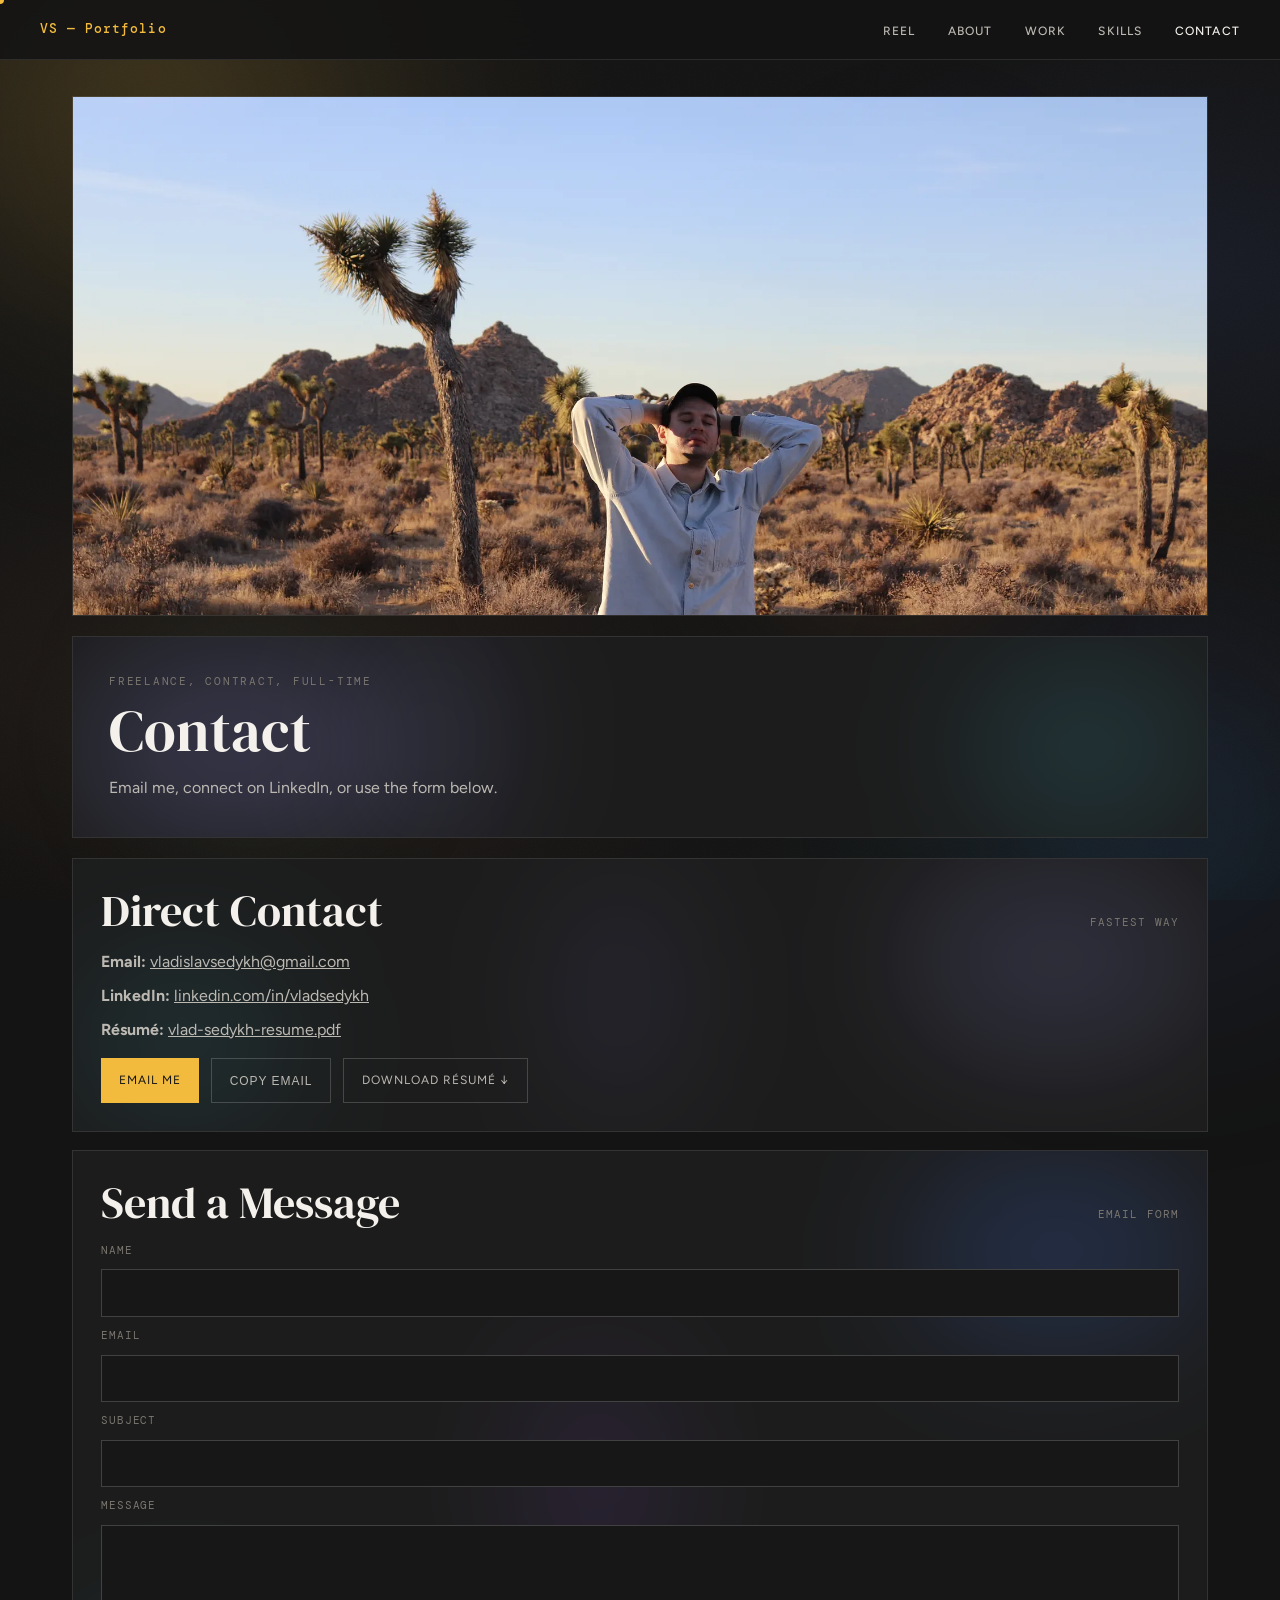
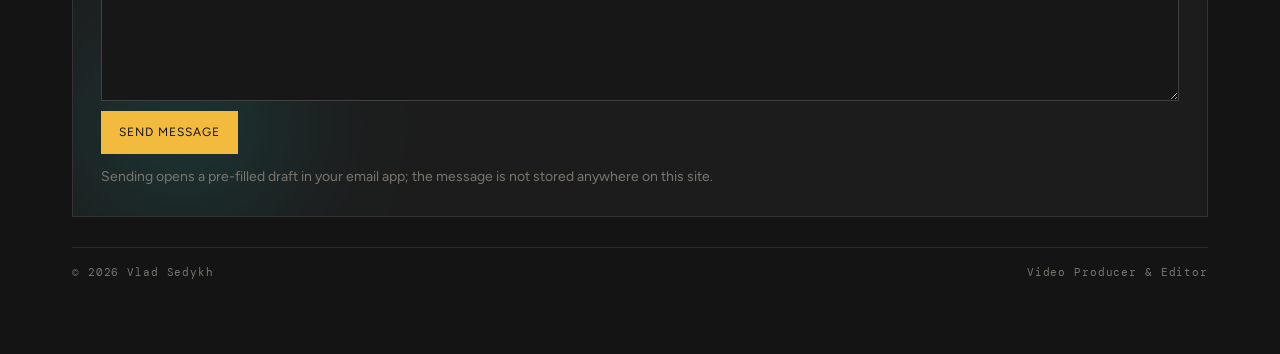
<file: contact.html>
<!doctype html>
<html lang="en">
<head>
  <meta charset="utf-8" />
  <meta name="viewport" content="width=device-width,initial-scale=1" />
  <meta name="view-transition" content="same-origin">
  <title>Contact — Vlad Sedykh</title>
  <meta name="description" content="Get in touch about freelance, contract, and full-time video production and editing work — email, LinkedIn, or the message form.">
  <meta property="og:type" content="website">
  <meta property="og:title" content="Contact — Vlad Sedykh">
  <meta property="og:description" content="Get in touch about freelance, contract, and full-time video production and editing work — email, LinkedIn, or the message form.">
  <meta property="og:image" content="https://vladesque.github.io/port/og-image.jpg">
  <meta property="og:url" content="https://vladesque.github.io/port/contact.html">
  <meta name="twitter:card" content="summary_large_image">
  <link rel="canonical" href="https://vladesque.github.io/port/contact.html">
  <meta property="og:site_name" content="Vlad Sedykh — Portfolio">
  <meta property="og:image:width" content="1200">
  <meta property="og:image:height" content="630">
  <meta property="og:image:alt" content="Vlad Sedykh — Multimedia Producer &amp; Editor">
  <meta name="twitter:image" content="https://vladesque.github.io/port/og-image.jpg">
  <link rel="icon" href="favicon.svg" type="image/svg+xml">
  <link rel="icon" href="favicon.png" type="image/png" sizes="64x64">
  <link rel="apple-touch-icon" href="apple-touch-icon.png">
  <link rel="preconnect" href="https://fonts.googleapis.com">
  <link rel="preconnect" href="https://fonts.gstatic.com" crossorigin>
  <link href="https://fonts.googleapis.com/css2?family=DM+Serif+Display:ital@0;1&family=DM+Mono:wght@400;500&family=Figtree:wght@300;400;500;600&display=swap" rel="stylesheet">
  <link rel="stylesheet" href="base.css" />
  <link rel="stylesheet" href="subpage-theme.css" />
</head>
<body data-page="contact">
  <a class="skip-link" href="#main">Skip to content</a>
  <div class="ambient" aria-hidden="true">
    <div class="ambient-shape ambient-shape-1"></div>
    <div class="ambient-shape ambient-shape-2"></div>
    <div class="ambient-shape ambient-shape-3"></div>
  </div>
  <div class="ambient-grain" aria-hidden="true"></div>
  <nav class="site-nav" aria-label="Primary">
    <a class="nav-logo" href="index.html">VS — Portfolio</a>
    <button class="nav-toggle" type="button" aria-controls="nav-menu" aria-expanded="false" aria-label="Open menu">
      <span></span><span></span><span></span>
    </button>
    <ul class="nav-links" id="nav-menu">
      <li><a href="index.html#reel">Reel</a></li>
      <li><a href="index.html#bio">About</a></li>
      <li class="nav-dropdown">
        <a href="index.html#work">Work</a>
        <div class="nav-dropdown-menu">
          <a href="ai-video-editing.html">AI Video Editing</a>
          <a href="homes-com.html">Homes.com</a>
          <a href="real-estate.html">Real Estate</a>
          <a href="social-media.html">Social Media</a>
          <a href="social-pitch-deck.html">Social Pitch Deck</a>
        </div>
      </li>
      <li><a href="index.html#skills">Skills</a></li>
      <li><a href="contact.html" aria-current="page">Contact</a></li>
    </ul>
  </nav>

  <main id="main" class="page-wrap">
    <div class="page-banner">
      <picture>
        <source srcset="assets/img/vlad-desert.webp" type="image/webp">
        <img src="assets/img/vlad-desert.jpg" width="2000" height="1333" fetchpriority="high" decoding="async" alt="Vlad Sedykh standing in a desert landscape with Joshua trees and distant mountains at golden hour">
      </picture>
    </div>
    <section class="page-hero">
      <div class="piece piece-contact-1"></div>
      <div class="piece piece-contact-2"></div>
      <div class="piece piece-contact-3"></div>
      <div class="page-kicker">Freelance, contract, full-time</div>
      <h1>Contact</h1>
      <p>Email me, connect on LinkedIn, or use the form below.</p>
    </section>

    <section class="section-block">
      <div class="piece piece-sec-e-1"></div>
      <div class="piece piece-sec-e-2"></div>
      <div class="piece piece-sec-e-3"></div>
      <div class="section-head"><h2>Direct Contact</h2><p>Fastest way</p></div>
      <div class="contact-list">
        <p><strong>Email:</strong> <a href="mailto:vladislavsedykh@gmail.com">vladislavsedykh@gmail.com</a></p>
        <p><strong>LinkedIn:</strong> <a href="https://www.linkedin.com/in/vladsedykh/" target="_blank" rel="noopener noreferrer">linkedin.com/in/vladsedykh</a></p>
        <p><strong>Résumé:</strong> <a href="vlad-sedykh-resume.pdf" download="Vlad Sedykh — Resume.pdf">vlad-sedykh-resume.pdf</a></p>
      </div>
      <div class="contact-actions">
        <a class="btn-primary" href="mailto:vladislavsedykh@gmail.com?subject=Video%20project">Email Me</a>
        <button class="btn-ghost" type="button" id="copy-email" data-email="vladislavsedykh@gmail.com">Copy Email</button>
        <a class="btn-ghost" href="vlad-sedykh-resume.pdf" download="Vlad Sedykh — Resume.pdf">Download Résumé ↓</a>
      </div>
    </section>

    <section class="section-block">
      <div class="piece piece-sec-a-1"></div>
      <div class="piece piece-sec-a-2"></div>
      <div class="piece piece-sec-a-3"></div>
      <div class="section-head"><h2>Send a Message</h2><p>Email form</p></div>
      <form class="contact-form" id="contact-form" action="mailto:vladislavsedykh@gmail.com" method="get">
        <label for="name">Name</label>
        <input id="name" name="Name" type="text" required />

        <label for="email">Email</label>
        <input id="email" name="Email" type="email" required />

        <label for="subject">Subject</label>
        <input id="subject" name="Subject" type="text" required />

        <label for="message">Message</label>
        <textarea id="message" name="Message" rows="6" required></textarea>

        <button class="btn-primary" type="submit">Send Message</button>
      </form>
      <p class="form-note">Sending opens a pre-filled draft in your email app; the message is not stored anywhere on this site.</p>
    </section>

    <footer class="page-footer">
      <span>© 2026 Vlad Sedykh</span>
      <span>Video Producer & Editor</span>
    </footer>
  </main>

  <script>
    // Build a mailto: draft from the form fields; mailto with method="post" silently fails in most browsers.
    (function () {
      var form = document.getElementById('contact-form');
      var to = 'vladislavsedykh@gmail.com';
      form.addEventListener('submit', function (e) {
        e.preventDefault();
        var f = form.elements;
        var subject = f.subject.value.trim() || 'Video project';
        var body = f.message.value.trim() + '\n\n— ' + f.name.value.trim() + ' <' + f.email.value.trim() + '>';
        var link = document.createElement('a');
        link.href = 'mailto:' + to + '?subject=' + encodeURIComponent(subject) + '&body=' + encodeURIComponent(body);
        link.click();
      });

      var copy = document.getElementById('copy-email');
      copy.addEventListener('click', function () {
        var email = copy.dataset.email;
        var done = function () { copy.textContent = 'Copied!'; setTimeout(function () { copy.textContent = 'Copy Email'; }, 1800); };
        if (navigator.clipboard) navigator.clipboard.writeText(email).then(done, function () { window.prompt('Copy this address:', email); });
        else window.prompt('Copy this address:', email);
      });
    })();
  </script>
  <script src="nav.js" defer></script>
  <script src="cursor.js" defer></script>
  <script src="transitions.js" defer></script>
</body>
</html>
</file>
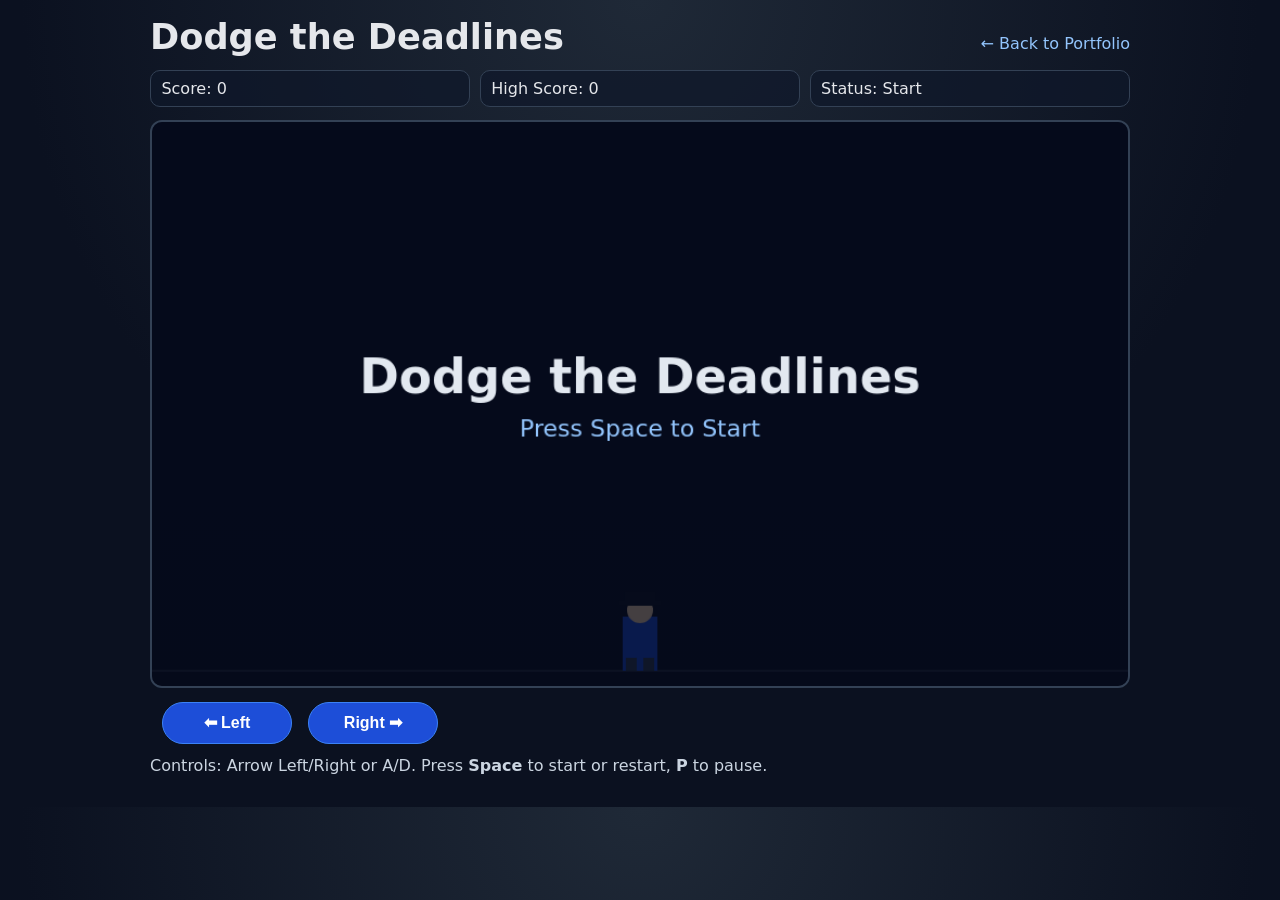
<file: game.html>
<!DOCTYPE html>
<html lang="en">
  <head>
    <meta charset="UTF-8" />
    <meta name="viewport" content="width=device-width, initial-scale=1.0" />
    <title>Dodge the Deadlines</title>
    <link rel="stylesheet" href="./game.css" />
  </head>
  <body>
    <main class="game-wrap">
      <header class="game-header">
        <h1>Dodge the Deadlines</h1>
        <a class="back-link" href="./index.html">&larr; Back to Portfolio</a>
      </header>

      <section class="hud" aria-live="polite">
        <p>Score: <span id="score">0</span></p>
        <p>High Score: <span id="high-score">0</span></p>
        <p>Status: <span id="status">Start</span></p>
      </section>

      <canvas id="game-canvas" width="900" height="520" aria-label="Dodge the Deadlines game"></canvas>

      <div class="controls" aria-label="Touch controls">
        <button id="left-btn" type="button">⬅ Left</button>
        <button id="right-btn" type="button">Right ➡</button>
      </div>

      <p class="instructions">
        Controls: Arrow Left/Right or A/D. Press <strong>Space</strong> to start or restart, <strong>P</strong> to pause.
      </p>
    </main>

    <script src="./game.js"></script>
  </body>
</html>
</file>
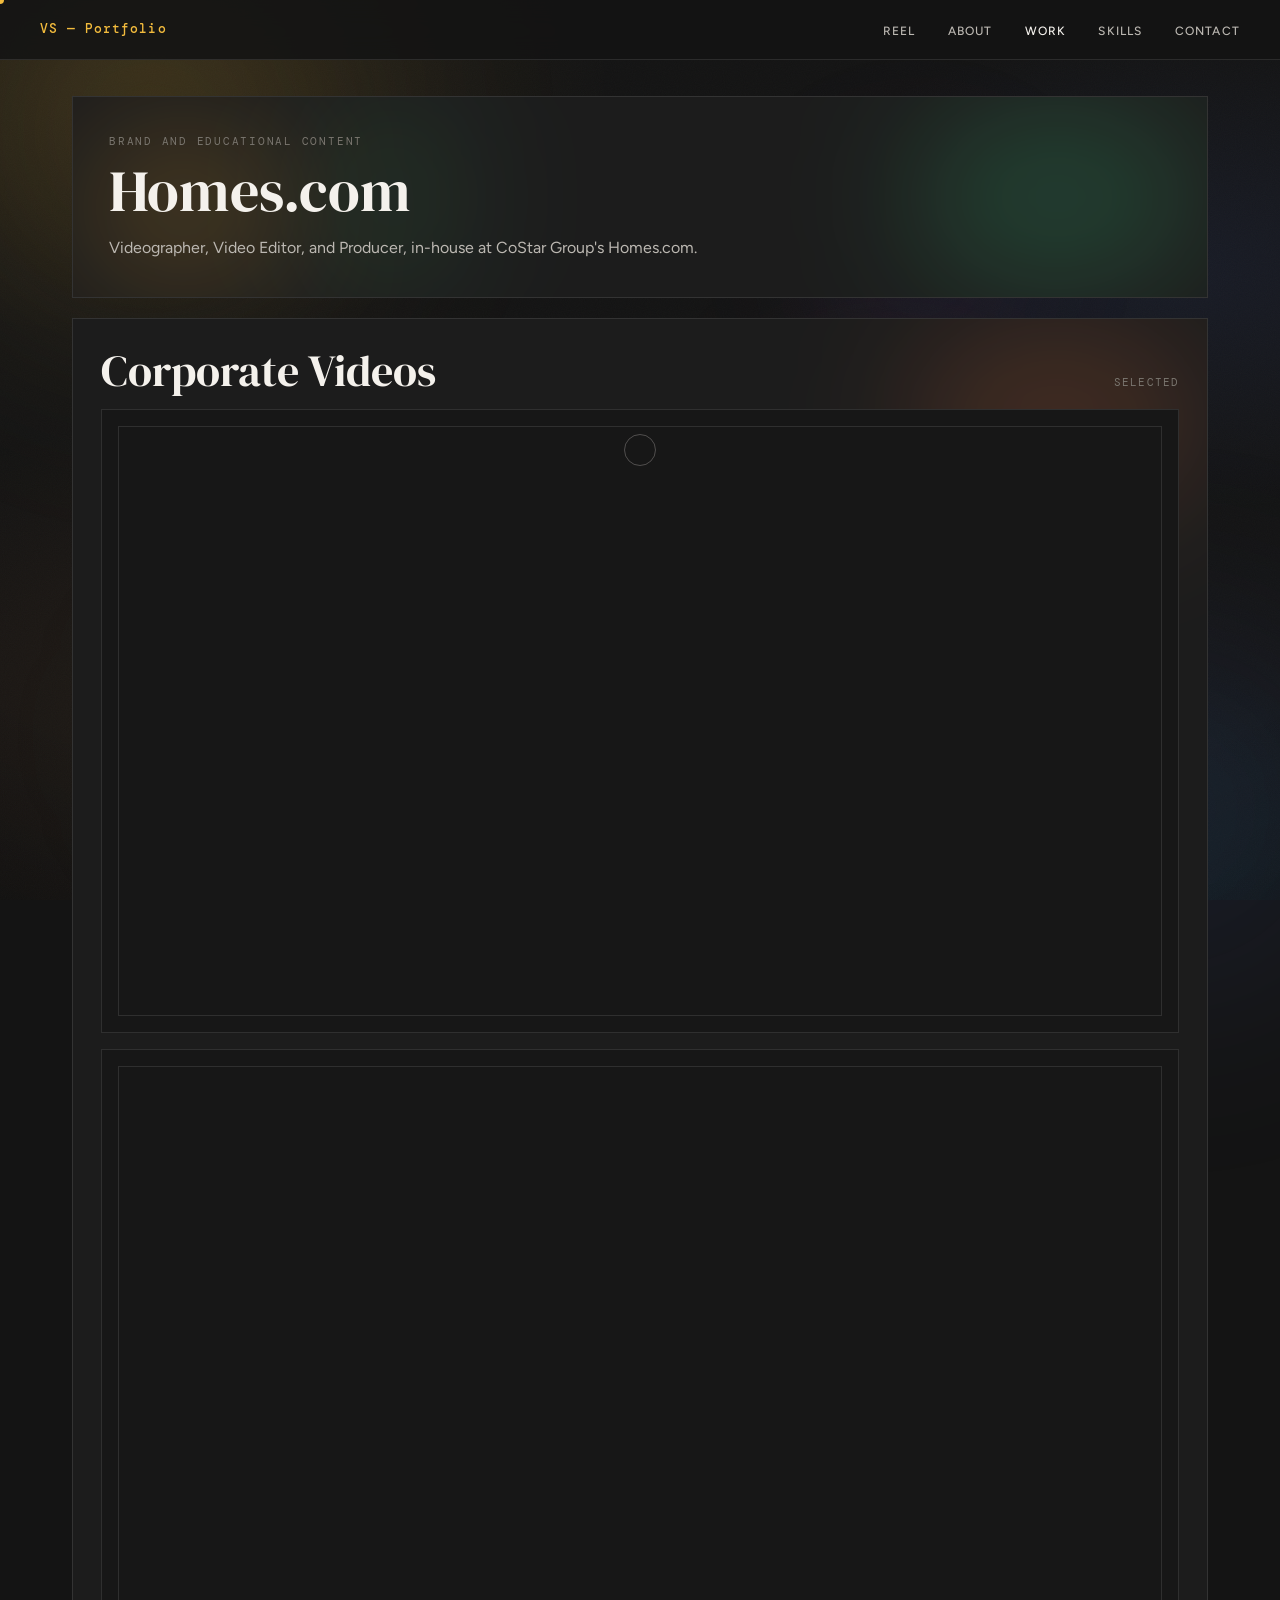
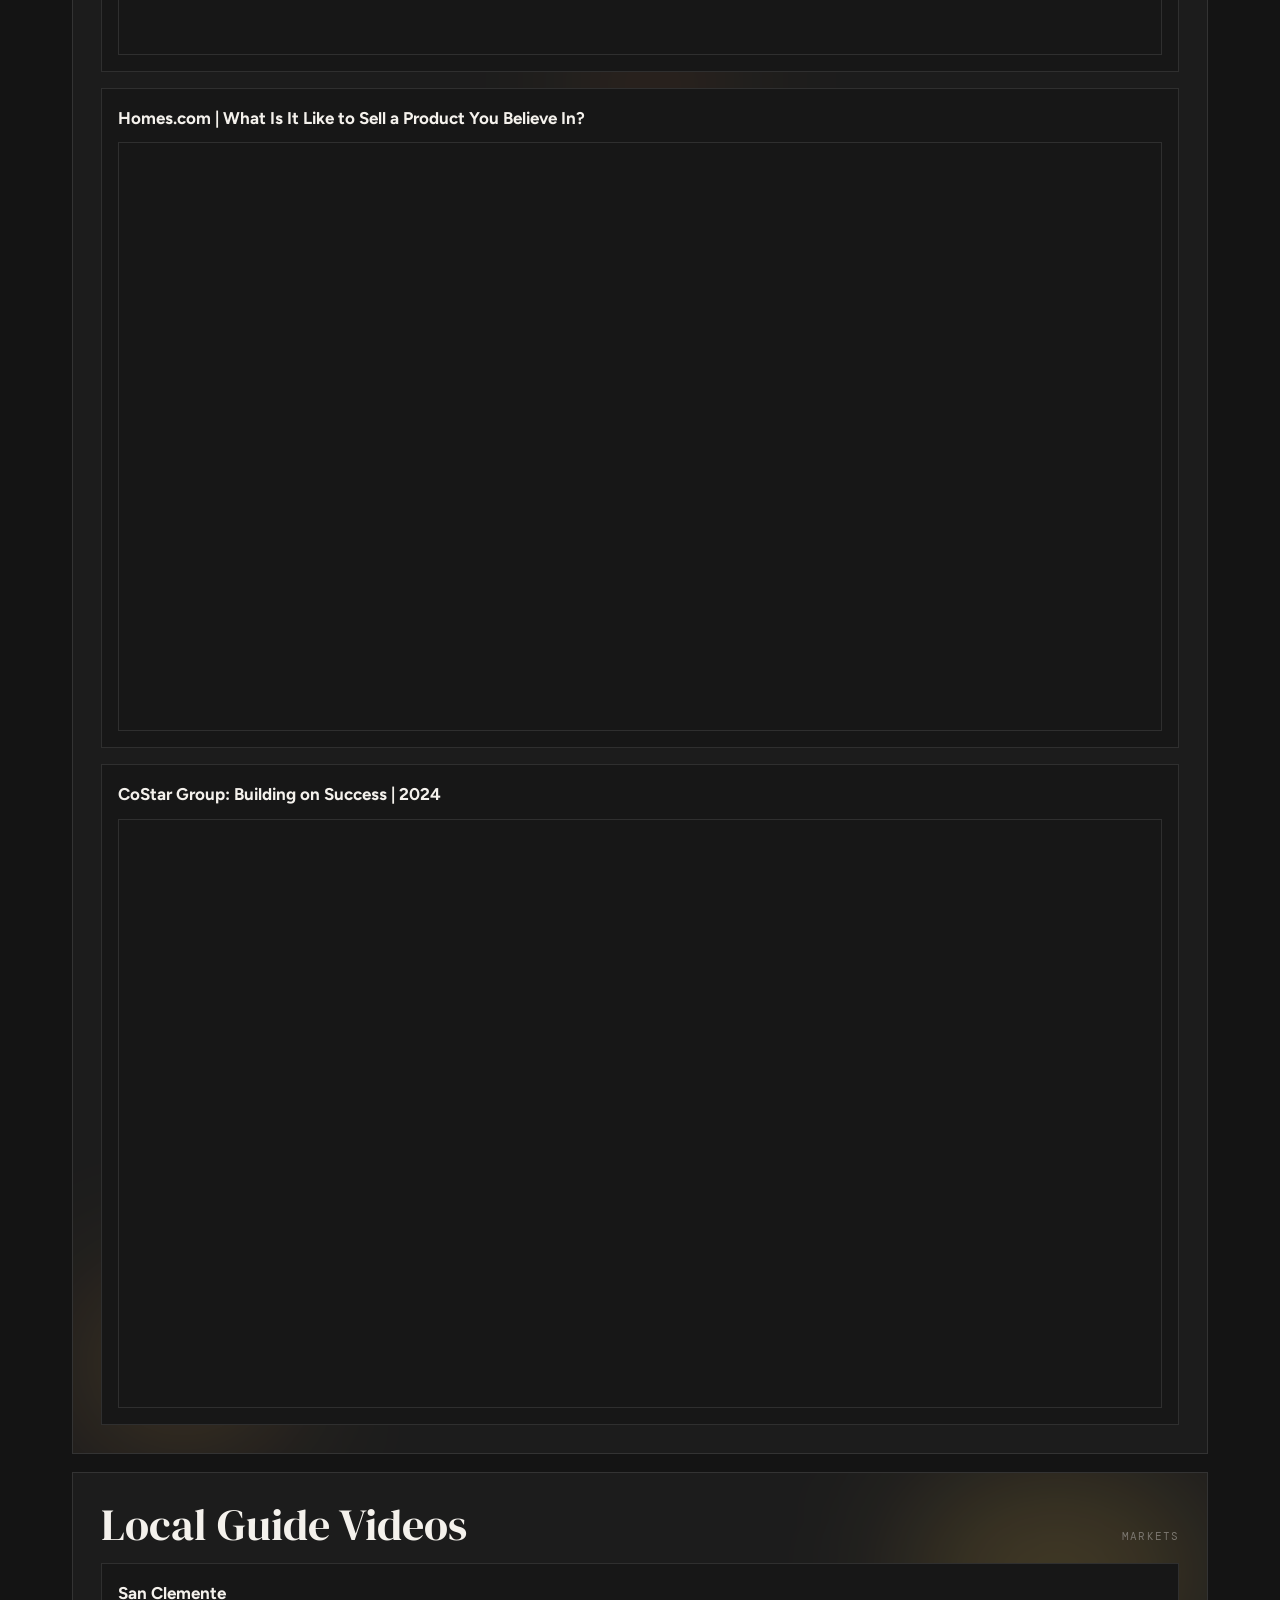
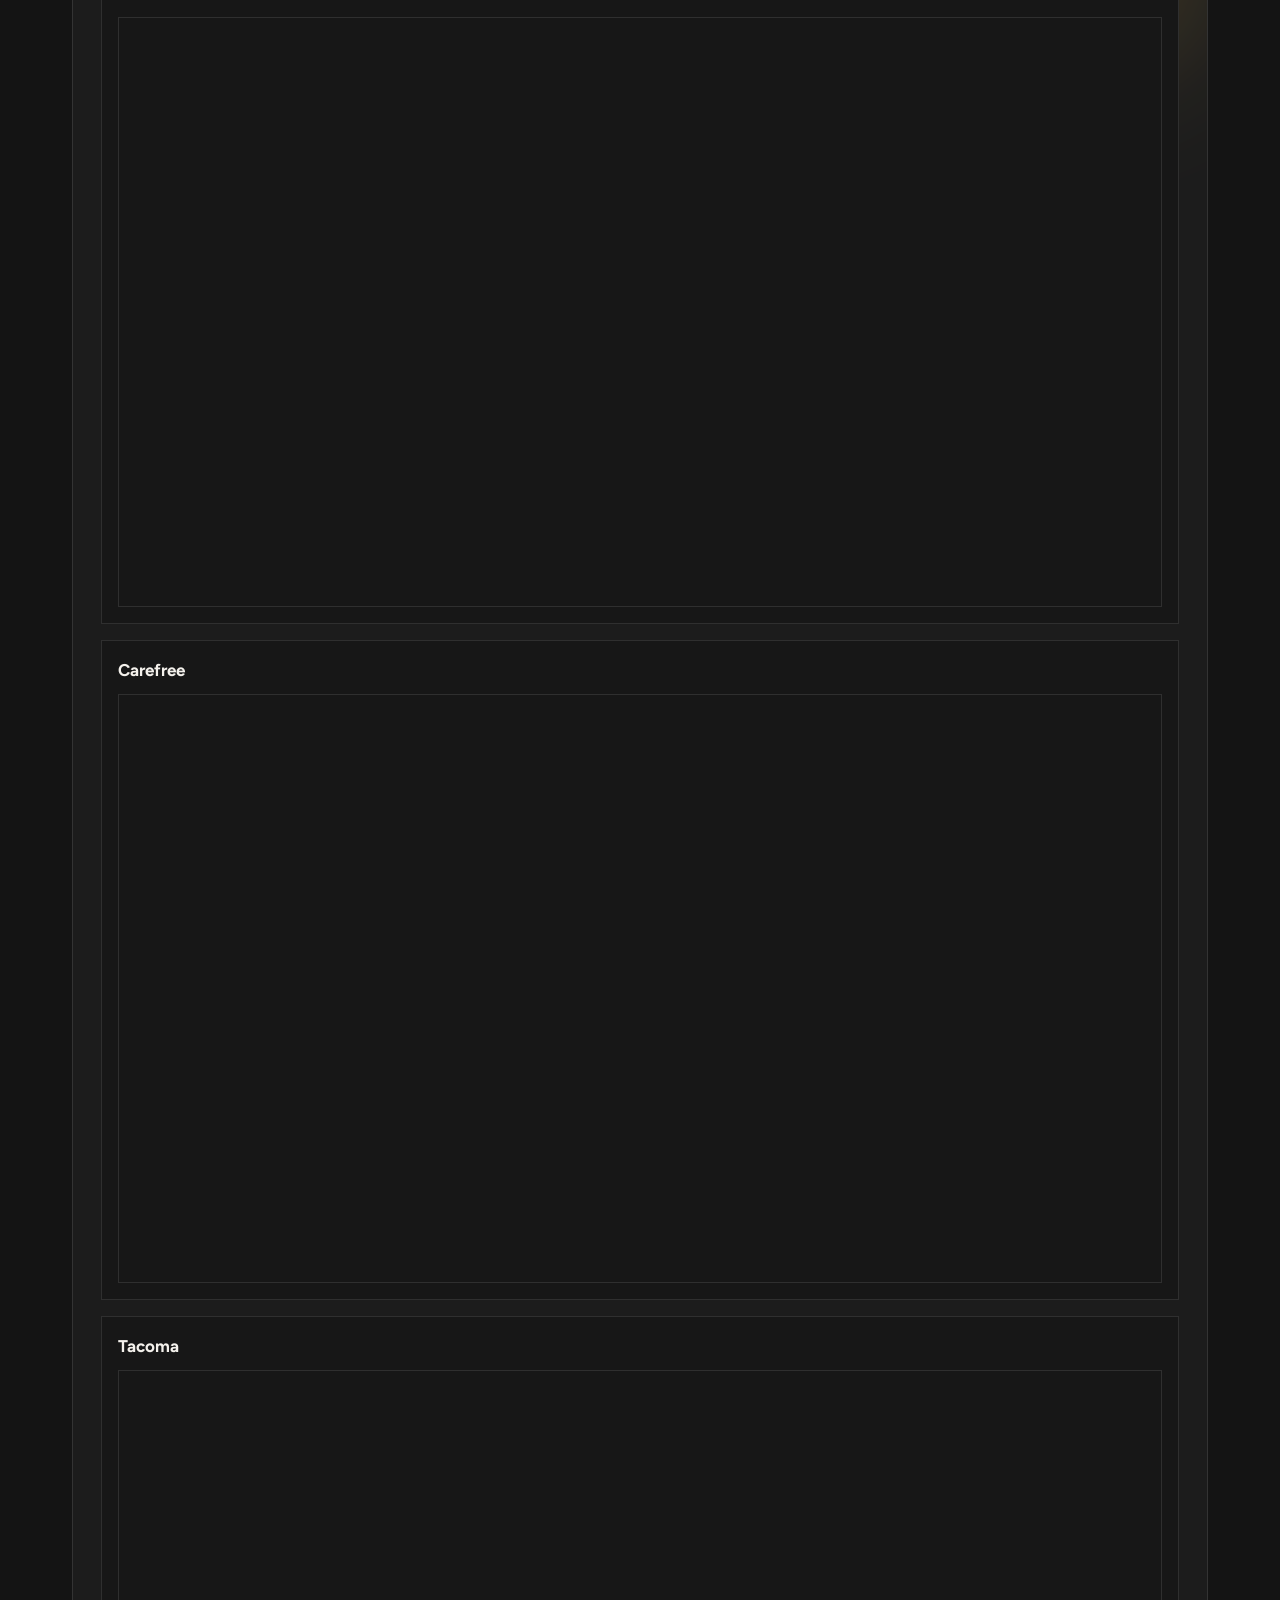
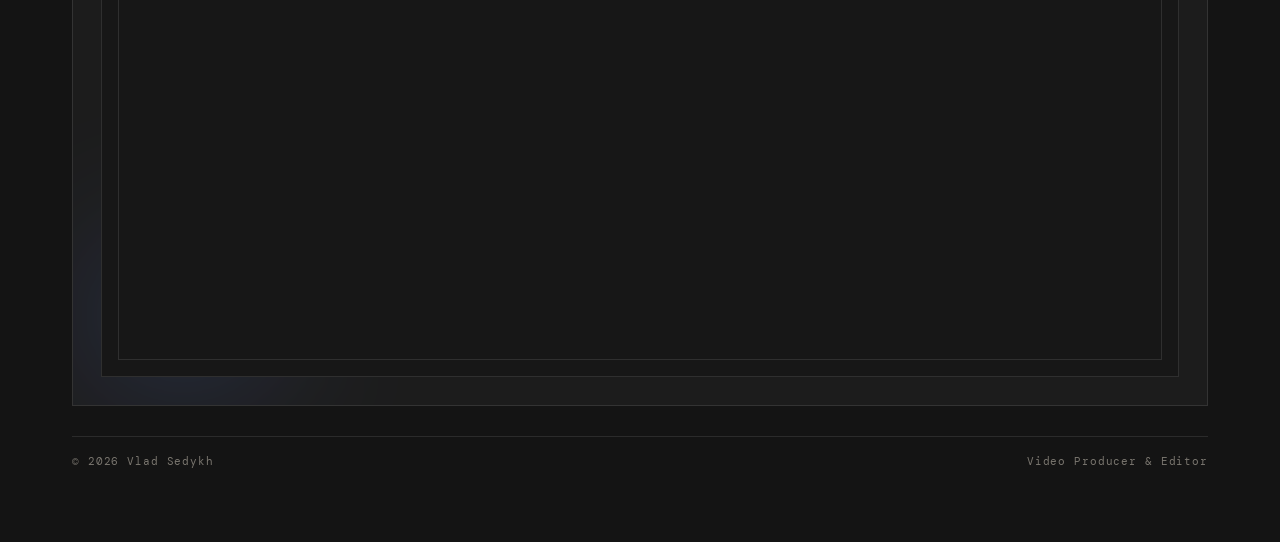
<file: homes-com.html>
<!doctype html>
<html lang="en">
<head>
  <meta charset="utf-8" />
  <meta name="viewport" content="width=device-width,initial-scale=1" />
  <meta name="view-transition" content="same-origin">
  <title>Homes.com — Vlad Sedykh</title>
  <meta name="description" content="Branded campaigns, agent interviews, and local market explainers produced and edited at 15+ videos a month for CoStar Group's Homes.com.">
  <meta property="og:type" content="website">
  <meta property="og:title" content="Homes.com — Vlad Sedykh">
  <meta property="og:description" content="Branded campaigns, agent interviews, and local market explainers produced and edited at 15+ videos a month for CoStar Group's Homes.com.">
  <meta property="og:image" content="https://vladesque.github.io/port/og-image.jpg">
  <meta property="og:url" content="https://vladesque.github.io/port/homes-com.html">
  <meta name="twitter:card" content="summary_large_image">
  <link rel="canonical" href="https://vladesque.github.io/port/homes-com.html">
  <meta property="og:site_name" content="Vlad Sedykh — Portfolio">
  <meta property="og:image:width" content="1200">
  <meta property="og:image:height" content="630">
  <meta property="og:image:alt" content="Vlad Sedykh — Multimedia Producer &amp; Editor">
  <meta name="twitter:image" content="https://vladesque.github.io/port/og-image.jpg">
  <link rel="icon" href="favicon.svg" type="image/svg+xml">
  <link rel="icon" href="favicon.png" type="image/png" sizes="64x64">
  <link rel="apple-touch-icon" href="apple-touch-icon.png">
  <link rel="preconnect" href="https://fonts.googleapis.com">
  <link rel="preconnect" href="https://fonts.gstatic.com" crossorigin>
  <link href="https://fonts.googleapis.com/css2?family=DM+Serif+Display:ital@0;1&family=DM+Mono:wght@400;500&family=Figtree:wght@300;400;500;600&display=swap" rel="stylesheet">
  <link rel="stylesheet" href="base.css" />
  <link rel="stylesheet" href="subpage-theme.css" />
</head>
<body data-page="homes-com">
  <a class="skip-link" href="#main">Skip to content</a>
  <div class="ambient" aria-hidden="true">
    <div class="ambient-shape ambient-shape-1"></div>
    <div class="ambient-shape ambient-shape-2"></div>
    <div class="ambient-shape ambient-shape-3"></div>
  </div>
  <div class="ambient-grain" aria-hidden="true"></div>
  <nav class="site-nav" aria-label="Primary">
    <a class="nav-logo" href="index.html">VS — Portfolio</a>
    <button class="nav-toggle" type="button" aria-controls="nav-menu" aria-expanded="false" aria-label="Open menu">
      <span></span><span></span><span></span>
    </button>
    <ul class="nav-links" id="nav-menu">
      <li><a href="index.html#reel">Reel</a></li>
      <li><a href="index.html#bio">About</a></li>
      <li class="nav-dropdown">
        <a href="index.html#work" aria-current="page">Work</a>
        <div class="nav-dropdown-menu">
          <a href="ai-video-editing.html">AI Video Editing</a>
          <a href="homes-com.html" aria-current="page">Homes.com</a>
          <a href="real-estate.html">Real Estate</a>
          <a href="social-media.html">Social Media</a>
          <a href="social-pitch-deck.html">Social Pitch Deck</a>
        </div>
      </li>
      <li><a href="index.html#skills">Skills</a></li>
      <li><a href="contact.html">Contact</a></li>
    </ul>
  </nav>

  <main id="main" class="page-wrap">
    <section class="page-hero">
      <div class="piece piece-homes-1"></div>
      <div class="piece piece-homes-2"></div>
      <div class="piece piece-homes-3"></div>
      <div class="page-kicker">Brand and educational content</div>
      <h1>Homes.com</h1>
      <p>Videographer, Video Editor, and Producer, in-house at CoStar Group's Homes.com.</p>
    </section>

    <section class="section-block">
      <div class="piece piece-sec-c-1"></div>
      <div class="piece piece-sec-c-2"></div>
      <div class="piece piece-sec-c-3"></div>
      <div class="section-head"><h2>Corporate Videos</h2><p>Selected</p></div>
      <div class="embed-grid">
        <article class="embed-card"><div class="video-wrap"><iframe loading="lazy" src="https://www.youtube.com/embed/ilLvqHGp0Bo" title="Homes.com selected video 1" allow="accelerometer; autoplay; clipboard-write; encrypted-media; gyroscope; picture-in-picture; web-share" referrerpolicy="strict-origin-when-cross-origin" allowfullscreen></iframe></div></article>
        <article class="embed-card"><div class="video-wrap"><iframe loading="lazy" src="https://www.youtube.com/embed/A_T4kKsCpBY" title="Homes.com selected video 2" allow="accelerometer; autoplay; clipboard-write; encrypted-media; gyroscope; picture-in-picture; web-share" referrerpolicy="strict-origin-when-cross-origin" allowfullscreen></iframe></div></article>
        <article class="embed-card"><h3>Homes.com | What Is It Like to Sell a Product You Believe In?</h3><div class="video-wrap"><iframe loading="lazy" src="https://www.youtube.com/embed/iN0VyJy-Y1k" title="Homes.com | What Is It Like to Sell a Product You Believe In?" allow="accelerometer; autoplay; clipboard-write; encrypted-media; gyroscope; picture-in-picture; web-share" referrerpolicy="strict-origin-when-cross-origin" allowfullscreen></iframe></div></article>
        <article class="embed-card"><h3>CoStar Group: Building on Success | 2024</h3><div class="video-wrap"><iframe loading="lazy" src="https://www.youtube.com/embed/3SH12KYMQgs" title="CoStar Group: Building on Success | 2024" allow="accelerometer; autoplay; clipboard-write; encrypted-media; gyroscope; picture-in-picture; web-share" referrerpolicy="strict-origin-when-cross-origin" allowfullscreen></iframe></div></article>
      </div>
    </section>

    <section class="section-block">
      <div class="piece piece-sec-f-1"></div>
      <div class="piece piece-sec-f-2"></div>
      <div class="piece piece-sec-f-3"></div>
      <div class="section-head"><h2>Local Guide Videos</h2><p>Markets</p></div>
      <div class="embed-grid">
        <article class="embed-card"><h3>San Clemente</h3><div class="video-wrap"><iframe loading="lazy" src="https://www.youtube.com/embed/OuwMpRqINwE" title="San Clemente" allow="accelerometer; autoplay; clipboard-write; encrypted-media; gyroscope; picture-in-picture; web-share" referrerpolicy="strict-origin-when-cross-origin" allowfullscreen></iframe></div></article>
        <article class="embed-card"><h3>Carefree</h3><div class="video-wrap"><iframe loading="lazy" src="https://www.youtube.com/embed/dZ-iXJLpX1A" title="Carefree" allow="accelerometer; autoplay; clipboard-write; encrypted-media; gyroscope; picture-in-picture; web-share" referrerpolicy="strict-origin-when-cross-origin" allowfullscreen></iframe></div></article>
        <article class="embed-card"><h3>Tacoma</h3><div class="video-wrap"><iframe loading="lazy" src="https://www.youtube.com/embed/vRmq6-vkXHg" title="Tacoma" allow="accelerometer; autoplay; clipboard-write; encrypted-media; gyroscope; picture-in-picture; web-share" referrerpolicy="strict-origin-when-cross-origin" allowfullscreen></iframe></div></article>
      </div>
    </section>

    <footer class="page-footer">
      <span>© 2026 Vlad Sedykh</span>
      <span>Video Producer & Editor</span>
    </footer>
  </main>

  <script src="nav.js" defer></script>
  <script src="cursor.js" defer></script>
  <script src="transitions.js" defer></script>
</body>
</html>
</file>
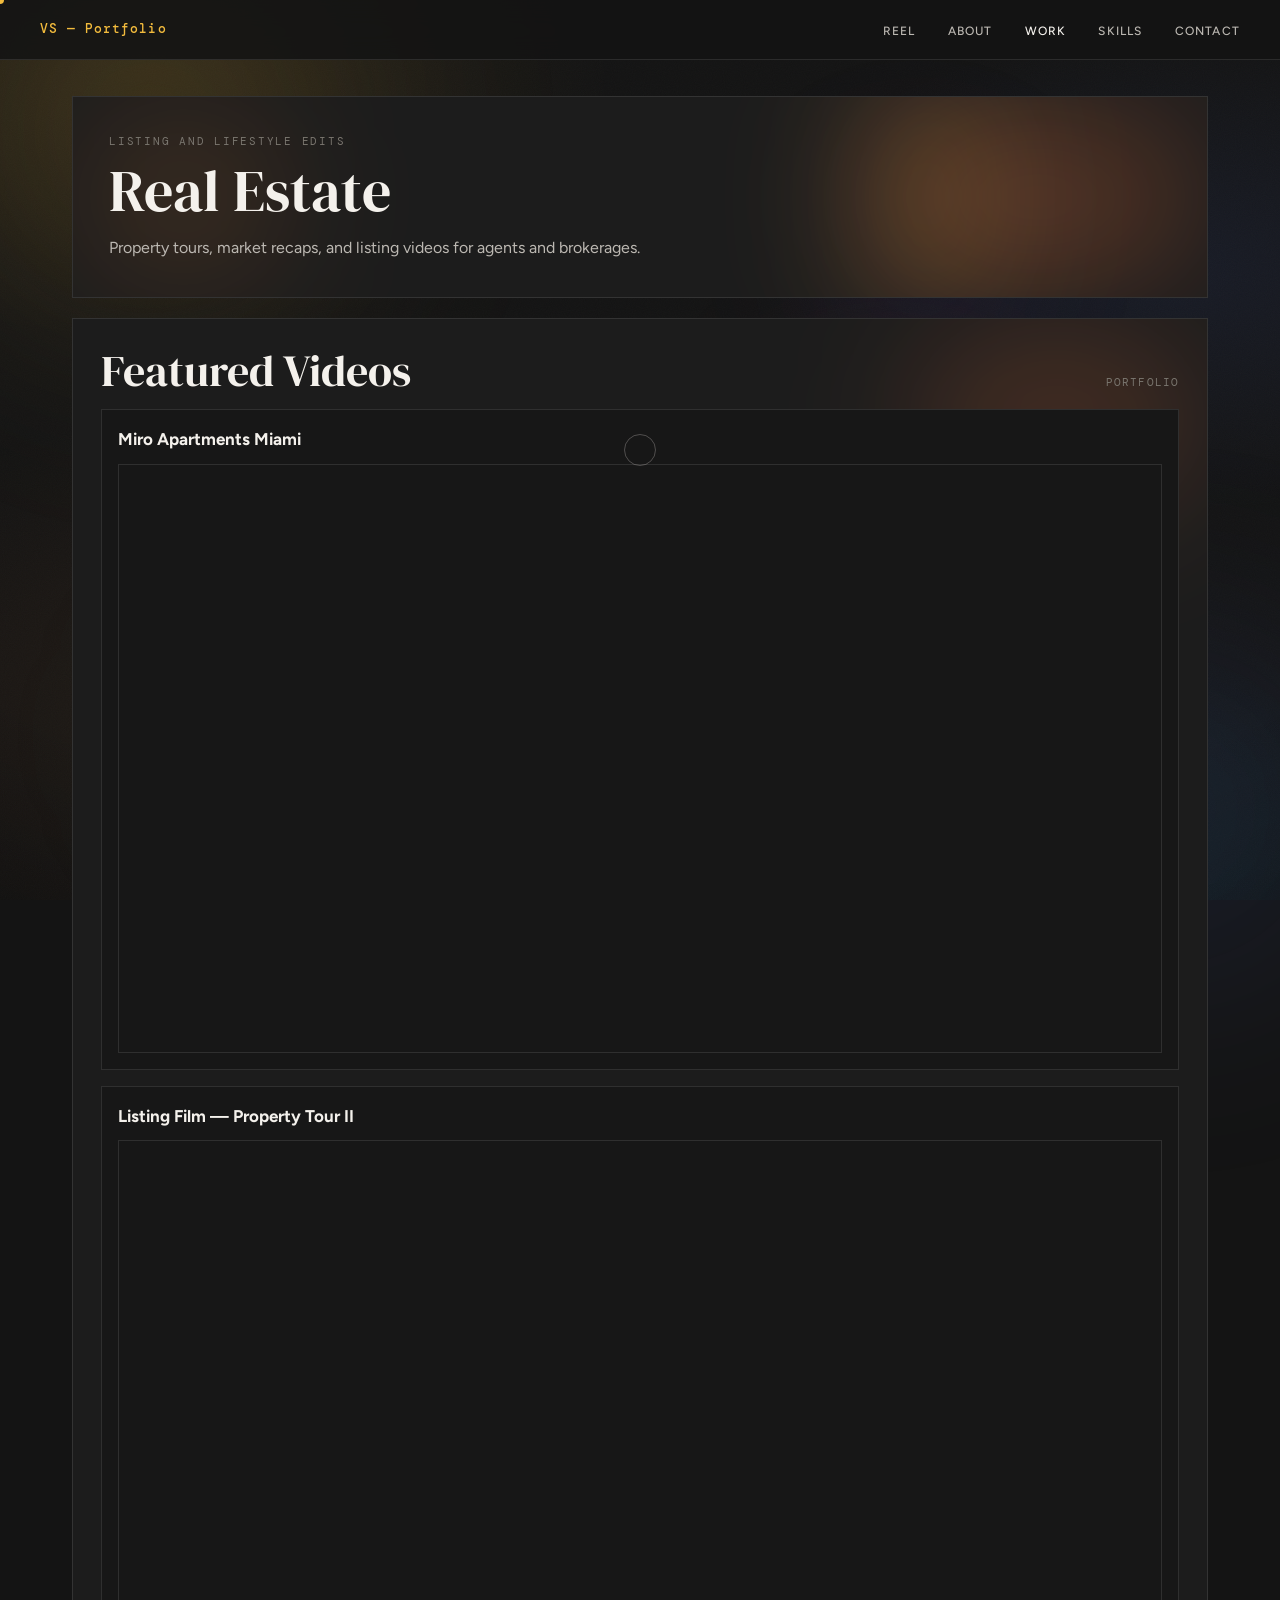
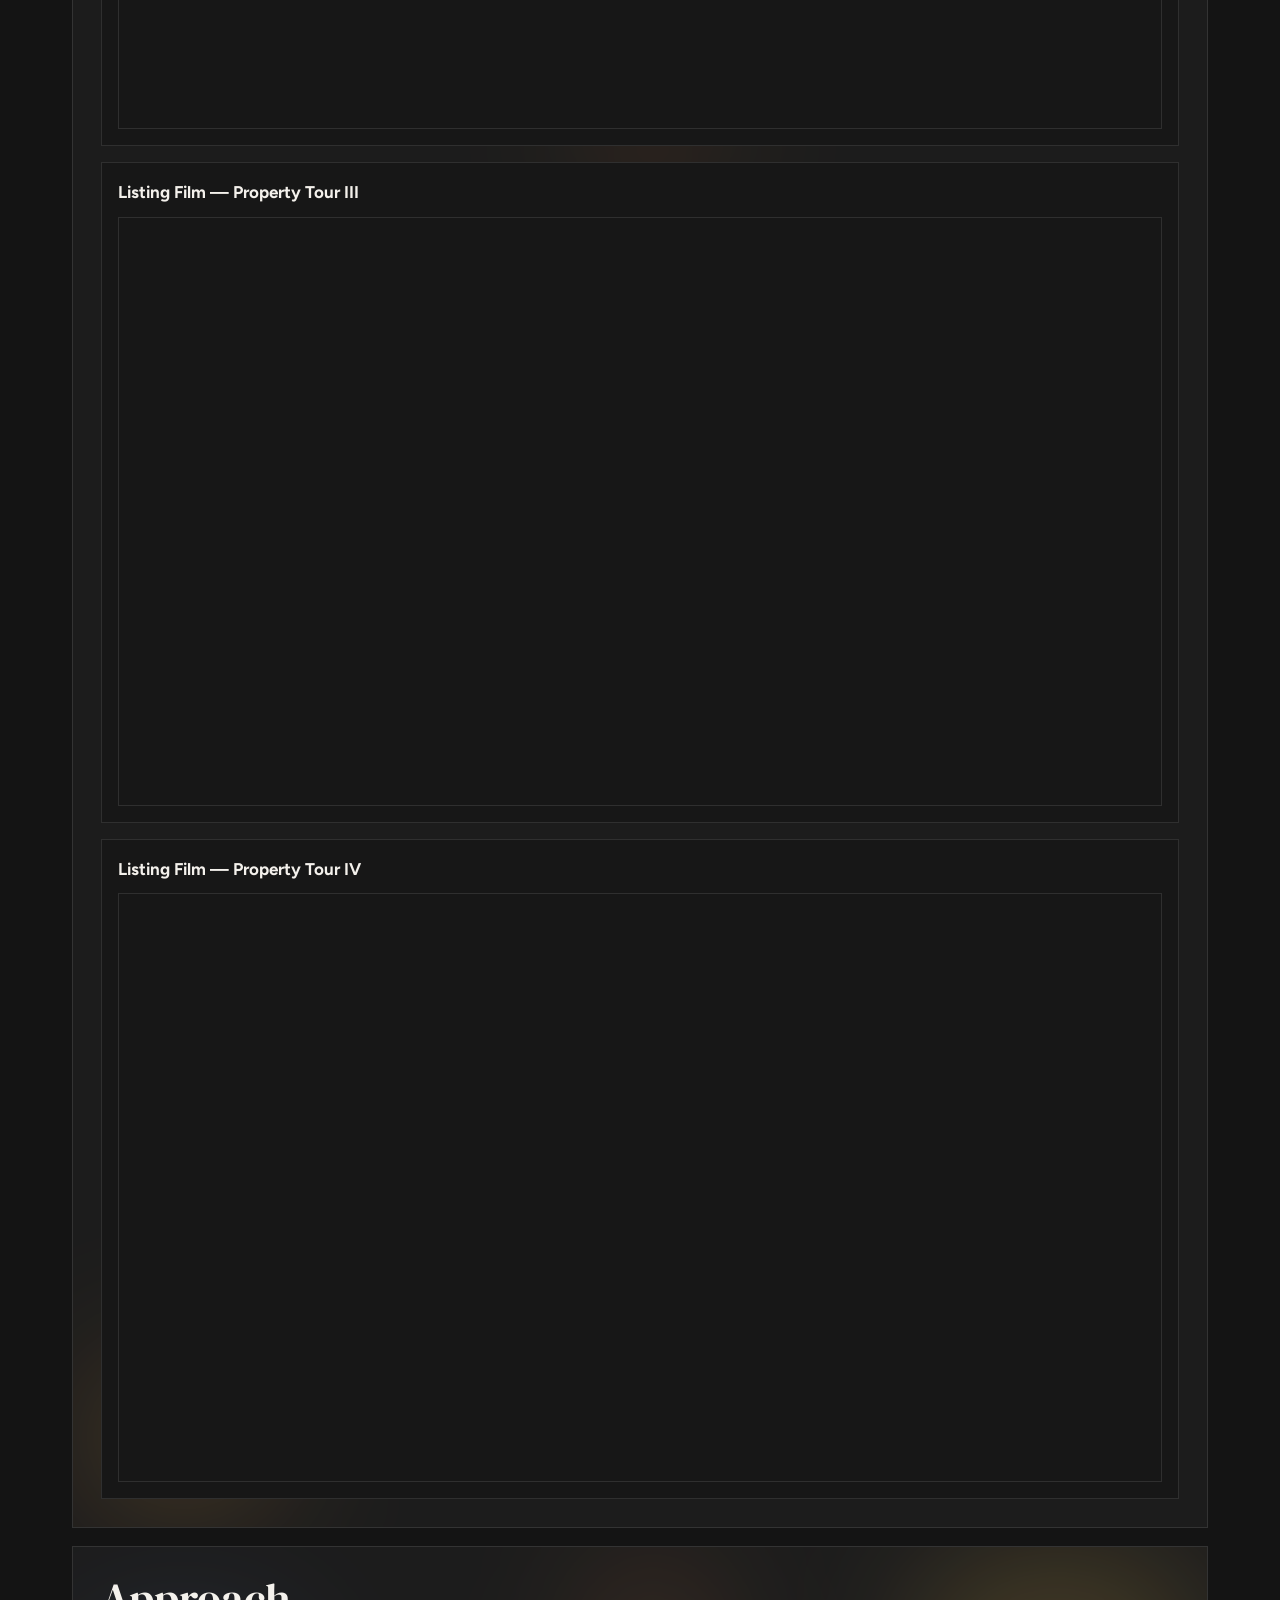
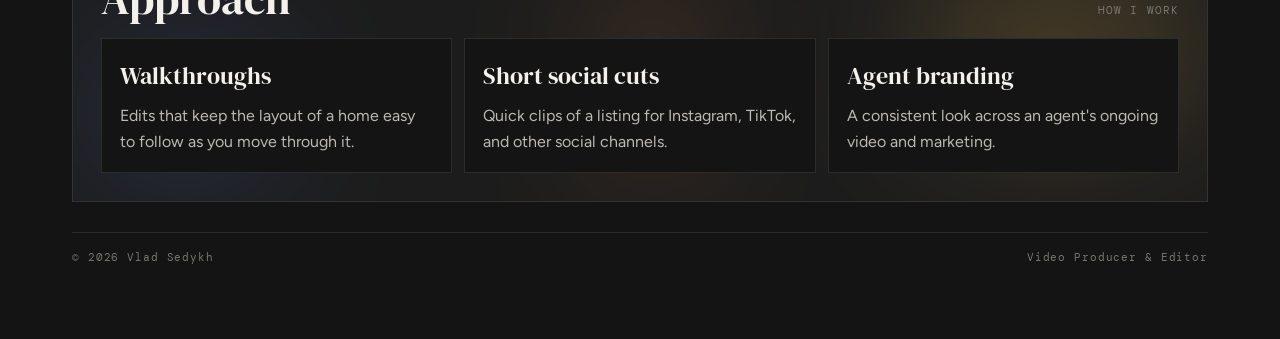
<file: real-estate.html>
<!doctype html>
<html lang="en">
<head>
  <meta charset="utf-8" />
  <meta name="viewport" content="width=device-width,initial-scale=1" />
  <meta name="view-transition" content="same-origin">
  <title>Real Estate — Vlad Sedykh</title>
  <meta name="description" content="Property tours, market recaps, and listing content shot and edited for agents and brokerages across NYC.">
  <meta property="og:type" content="website">
  <meta property="og:title" content="Real Estate — Vlad Sedykh">
  <meta property="og:description" content="Property tours, market recaps, and listing content shot and edited for agents and brokerages across NYC.">
  <meta property="og:image" content="https://vladesque.github.io/port/og-image.jpg">
  <meta property="og:url" content="https://vladesque.github.io/port/real-estate.html">
  <meta name="twitter:card" content="summary_large_image">
  <link rel="canonical" href="https://vladesque.github.io/port/real-estate.html">
  <meta property="og:site_name" content="Vlad Sedykh — Portfolio">
  <meta property="og:image:width" content="1200">
  <meta property="og:image:height" content="630">
  <meta property="og:image:alt" content="Vlad Sedykh — Multimedia Producer &amp; Editor">
  <meta name="twitter:image" content="https://vladesque.github.io/port/og-image.jpg">
  <link rel="icon" href="favicon.svg" type="image/svg+xml">
  <link rel="icon" href="favicon.png" type="image/png" sizes="64x64">
  <link rel="apple-touch-icon" href="apple-touch-icon.png">
  <link rel="preconnect" href="https://fonts.googleapis.com">
  <link rel="preconnect" href="https://fonts.gstatic.com" crossorigin>
  <link href="https://fonts.googleapis.com/css2?family=DM+Serif+Display:ital@0;1&family=DM+Mono:wght@400;500&family=Figtree:wght@300;400;500;600&display=swap" rel="stylesheet">
  <link rel="stylesheet" href="base.css" />
  <link rel="stylesheet" href="subpage-theme.css" />
</head>
<body data-page="real-estate">
  <a class="skip-link" href="#main">Skip to content</a>
  <div class="ambient" aria-hidden="true">
    <div class="ambient-shape ambient-shape-1"></div>
    <div class="ambient-shape ambient-shape-2"></div>
    <div class="ambient-shape ambient-shape-3"></div>
  </div>
  <div class="ambient-grain" aria-hidden="true"></div>
  <nav class="site-nav" aria-label="Primary">
    <a class="nav-logo" href="index.html">VS — Portfolio</a>
    <button class="nav-toggle" type="button" aria-controls="nav-menu" aria-expanded="false" aria-label="Open menu">
      <span></span><span></span><span></span>
    </button>
    <ul class="nav-links" id="nav-menu">
      <li><a href="index.html#reel">Reel</a></li>
      <li><a href="index.html#bio">About</a></li>
      <li class="nav-dropdown">
        <a href="index.html#work" aria-current="page">Work</a>
        <div class="nav-dropdown-menu">
          <a href="ai-video-editing.html">AI Video Editing</a>
          <a href="homes-com.html">Homes.com</a>
          <a href="real-estate.html" aria-current="page">Real Estate</a>
          <a href="social-media.html">Social Media</a>
          <a href="social-pitch-deck.html">Social Pitch Deck</a>
        </div>
      </li>
      <li><a href="index.html#skills">Skills</a></li>
      <li><a href="contact.html">Contact</a></li>
    </ul>
  </nav>

  <main id="main" class="page-wrap">
    <section class="page-hero">
      <div class="piece piece-re-1"></div>
      <div class="piece piece-re-2"></div>
      <div class="piece piece-re-3"></div>
      <div class="page-kicker">Listing and lifestyle edits</div>
      <h1>Real Estate</h1>
      <p>Property tours, market recaps, and listing videos for agents and brokerages.</p>
    </section>

    <section class="section-block">
      <div class="piece piece-sec-c-1"></div>
      <div class="piece piece-sec-c-2"></div>
      <div class="piece piece-sec-c-3"></div>
      <div class="section-head"><h2>Featured Videos</h2><p>Portfolio</p></div>
      <div class="embed-grid">
        <article class="embed-card"><h3>Miro Apartments Miami</h3><div class="video-wrap"><iframe loading="lazy" src="https://www.youtube.com/embed/IbQM3FSjW8Y" title="Miro Apartments Miami" allow="accelerometer; autoplay; clipboard-write; encrypted-media; gyroscope; picture-in-picture; web-share" referrerpolicy="strict-origin-when-cross-origin" allowfullscreen></iframe></div></article>
        <article class="embed-card"><h3>Listing Film — Property Tour II</h3><div class="video-wrap"><iframe loading="lazy" src="https://www.youtube.com/embed/JbtbW1SdZg4" title="Listing Film — Property Tour II" allow="accelerometer; autoplay; clipboard-write; encrypted-media; gyroscope; picture-in-picture; web-share" referrerpolicy="strict-origin-when-cross-origin" allowfullscreen></iframe></div></article>
        <article class="embed-card"><h3>Listing Film — Property Tour III</h3><div class="video-wrap"><iframe loading="lazy" src="https://www.youtube.com/embed/TjpkUWg4lKc" title="Listing Film — Property Tour III" allow="accelerometer; autoplay; clipboard-write; encrypted-media; gyroscope; picture-in-picture; web-share" referrerpolicy="strict-origin-when-cross-origin" allowfullscreen></iframe></div></article>
        <article class="embed-card"><h3>Listing Film — Property Tour IV</h3><div class="video-wrap"><iframe loading="lazy" src="https://www.youtube.com/embed/N9Hs2uXHXwA" title="Listing Film — Property Tour IV" allow="accelerometer; autoplay; clipboard-write; encrypted-media; gyroscope; picture-in-picture; web-share" referrerpolicy="strict-origin-when-cross-origin" allowfullscreen></iframe></div></article>
      </div>
    </section>

    <section class="section-block">
      <div class="piece piece-sec-f-1"></div>
      <div class="piece piece-sec-f-2"></div>
      <div class="piece piece-sec-f-3"></div>
      <div class="section-head"><h2>Approach</h2><p>How I work</p></div>
      <div class="card-grid">
        <article class="info-card"><h3>Walkthroughs</h3><p>Edits that keep the layout of a home easy to follow as you move through it.</p></article>
        <article class="info-card"><h3>Short social cuts</h3><p>Quick clips of a listing for Instagram, TikTok, and other social channels.</p></article>
        <article class="info-card"><h3>Agent branding</h3><p>A consistent look across an agent's ongoing video and marketing.</p></article>
      </div>
    </section>

    <footer class="page-footer">
      <span>© 2026 Vlad Sedykh</span>
      <span>Video Producer & Editor</span>
    </footer>
  </main>

  <script src="nav.js" defer></script>
  <script src="cursor.js" defer></script>
  <script src="transitions.js" defer></script>
</body>
</html>
</file>
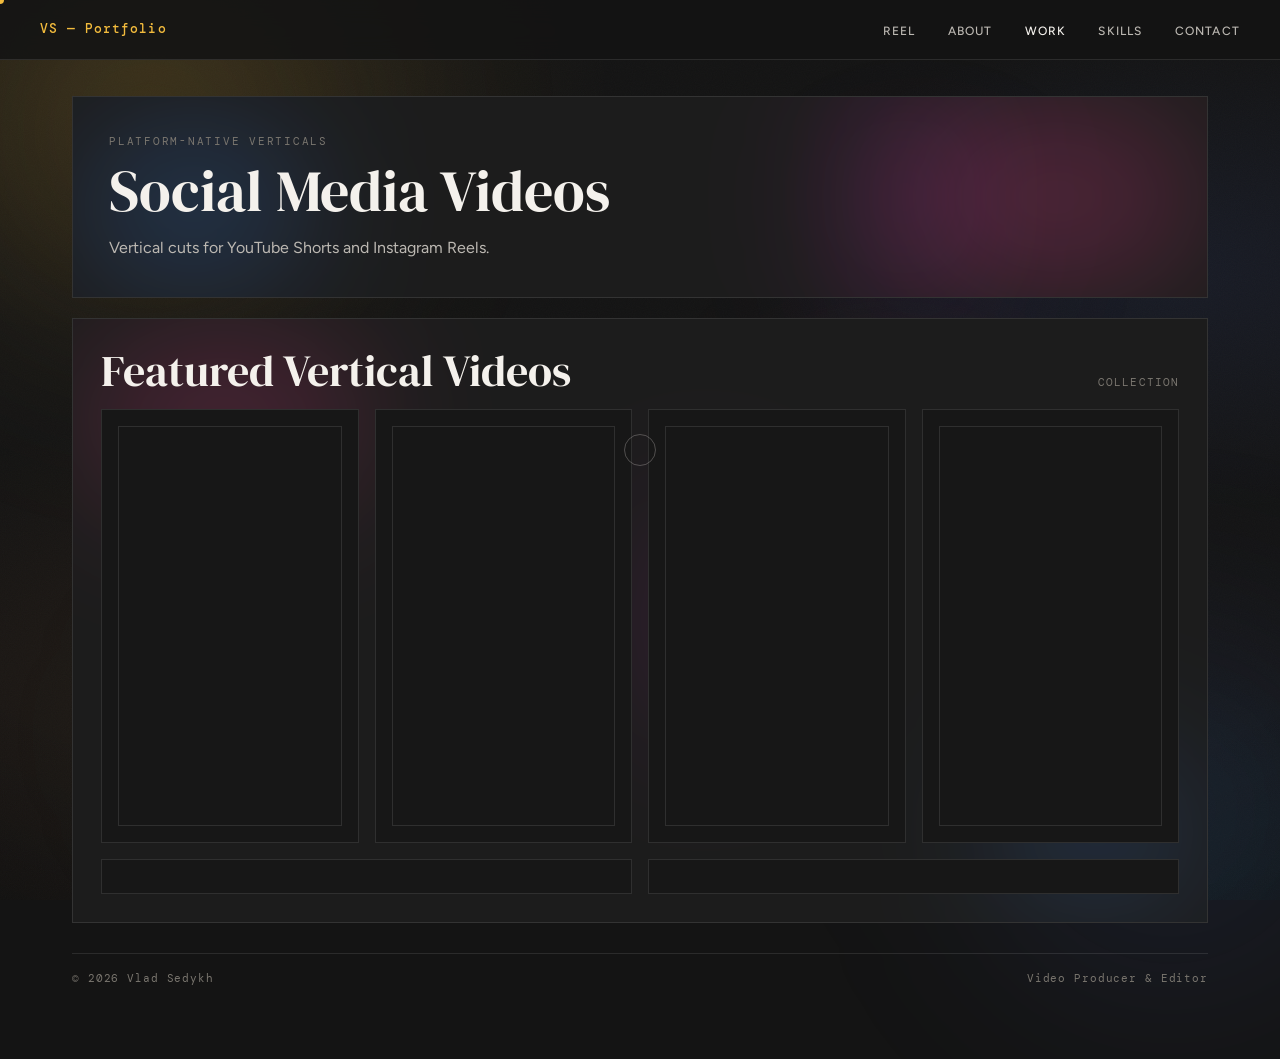
<file: social-media.html>
<!doctype html>
<html lang="en">
<head>
  <meta charset="utf-8" />
  <meta name="viewport" content="width=device-width,initial-scale=1" />
  <meta name="view-transition" content="same-origin">
  <title>Social Media Videos — Vlad Sedykh</title>
  <meta name="description" content="Vertical cuts for Instagram, TikTok, and YouTube Shorts, often recut from longer footage into short-form.">
  <meta property="og:type" content="website">
  <meta property="og:title" content="Social Media Videos — Vlad Sedykh">
  <meta property="og:description" content="Vertical cuts for Instagram, TikTok, and YouTube Shorts, often recut from longer footage into short-form.">
  <meta property="og:image" content="https://vladesque.github.io/port/og-image.jpg">
  <meta property="og:url" content="https://vladesque.github.io/port/social-media.html">
  <meta name="twitter:card" content="summary_large_image">
  <link rel="canonical" href="https://vladesque.github.io/port/social-media.html">
  <meta property="og:site_name" content="Vlad Sedykh — Portfolio">
  <meta property="og:image:width" content="1200">
  <meta property="og:image:height" content="630">
  <meta property="og:image:alt" content="Vlad Sedykh — Multimedia Producer &amp; Editor">
  <meta name="twitter:image" content="https://vladesque.github.io/port/og-image.jpg">
  <link rel="icon" href="favicon.svg" type="image/svg+xml">
  <link rel="icon" href="favicon.png" type="image/png" sizes="64x64">
  <link rel="apple-touch-icon" href="apple-touch-icon.png">
  <link rel="preconnect" href="https://fonts.googleapis.com">
  <link rel="preconnect" href="https://fonts.gstatic.com" crossorigin>
  <link href="https://fonts.googleapis.com/css2?family=DM+Serif+Display:ital@0;1&family=DM+Mono:wght@400;500&family=Figtree:wght@300;400;500;600&display=swap" rel="stylesheet">
  <link rel="stylesheet" href="base.css" />
  <link rel="stylesheet" href="subpage-theme.css" />
</head>
<body data-page="social-media">
  <a class="skip-link" href="#main">Skip to content</a>
  <div class="ambient" aria-hidden="true">
    <div class="ambient-shape ambient-shape-1"></div>
    <div class="ambient-shape ambient-shape-2"></div>
    <div class="ambient-shape ambient-shape-3"></div>
  </div>
  <div class="ambient-grain" aria-hidden="true"></div>
  <nav class="site-nav" aria-label="Primary">
    <a class="nav-logo" href="index.html">VS — Portfolio</a>
    <button class="nav-toggle" type="button" aria-controls="nav-menu" aria-expanded="false" aria-label="Open menu">
      <span></span><span></span><span></span>
    </button>
    <ul class="nav-links" id="nav-menu">
      <li><a href="index.html#reel">Reel</a></li>
      <li><a href="index.html#bio">About</a></li>
      <li class="nav-dropdown">
        <a href="index.html#work" aria-current="page">Work</a>
        <div class="nav-dropdown-menu">
          <a href="ai-video-editing.html">AI Video Editing</a>
          <a href="homes-com.html">Homes.com</a>
          <a href="real-estate.html">Real Estate</a>
          <a href="social-media.html" aria-current="page">Social Media</a>
          <a href="social-pitch-deck.html">Social Pitch Deck</a>
        </div>
      </li>
      <li><a href="index.html#skills">Skills</a></li>
      <li><a href="contact.html">Contact</a></li>
    </ul>
  </nav>

  <main id="main" class="page-wrap">
    <section class="page-hero">
      <div class="piece piece-sm-1"></div>
      <div class="piece piece-sm-2"></div>
      <div class="piece piece-sm-3"></div>
      <div class="page-kicker">Platform-native verticals</div>
      <h1>Social Media Videos</h1>
      <p>Vertical cuts for YouTube Shorts and Instagram Reels.</p>
    </section>

    <section class="section-block">
      <div class="piece piece-sec-d-1"></div>
      <div class="piece piece-sec-d-2"></div>
      <div class="piece piece-sec-d-3"></div>
      <div class="section-head"><h2>Featured Vertical Videos</h2><p>Collection</p></div>
      <div class="embed-grid">
        <article class="embed-card" style="grid-column: span 3;"><div class="video-wrap vertical"><iframe loading="lazy" src="https://www.youtube.com/embed/H4grgUsq8Ts" title="30s Apartments.com Social Media Concept" allow="accelerometer; autoplay; clipboard-write; encrypted-media; gyroscope; picture-in-picture; web-share" referrerpolicy="strict-origin-when-cross-origin" allowfullscreen></iframe></div></article>
        <article class="embed-card" style="grid-column: span 3;"><div class="video-wrap vertical"><iframe loading="lazy" src="https://www.youtube.com/embed/EOFJwEdp9u0" title="Homes.com Echo Park" allow="accelerometer; autoplay; clipboard-write; encrypted-media; gyroscope; picture-in-picture; web-share" referrerpolicy="strict-origin-when-cross-origin" allowfullscreen></iframe></div></article>
        <article class="embed-card" style="grid-column: span 3;"><div class="video-wrap vertical"><iframe loading="lazy" src="https://www.youtube.com/embed/APpXTPb5sFY" title="Capitol Hill Top Things VO Social Video" allow="accelerometer; autoplay; clipboard-write; encrypted-media; gyroscope; picture-in-picture; web-share" referrerpolicy="strict-origin-when-cross-origin" allowfullscreen></iframe></div></article>
        <article class="embed-card" style="grid-column: span 3;"><div class="video-wrap vertical"><iframe loading="lazy" src="https://www.youtube.com/embed/PgBGAcFbwxo" title="Central Park Five Facts VO Social Video" allow="accelerometer; autoplay; clipboard-write; encrypted-media; gyroscope; picture-in-picture; web-share" referrerpolicy="strict-origin-when-cross-origin" allowfullscreen></iframe></div></article>
        <article class="embed-card" style="grid-column: span 6;">
          <blockquote class="instagram-media" data-instgrm-captioned data-instgrm-permalink="https://www.instagram.com/reel/DDKt3SPSR2e/?utm_source=ig_embed&amp;utm_campaign=loading" data-instgrm-version="14" style="background:#FFF;border:0;border-radius:3px;box-shadow:0 0 1px 0 rgba(0,0,0,0.5),0 1px 10px 0 rgba(0,0,0,0.15);margin:1px;max-width:540px;min-width:326px;padding:0;width:calc(100% - 2px);"></blockquote>
        </article>
        <article class="embed-card" style="grid-column: span 6;">
          <blockquote class="instagram-media" data-instgrm-captioned data-instgrm-permalink="https://www.instagram.com/reel/DTgeWiJFDl2/?utm_source=ig_embed&amp;utm_campaign=loading" data-instgrm-version="14" style="background:#FFF;border:0;border-radius:3px;box-shadow:0 0 1px 0 rgba(0,0,0,0.5),0 1px 10px 0 rgba(0,0,0,0.15);margin:1px;max-width:540px;min-width:326px;padding:0;width:calc(100% - 2px);"></blockquote>
        </article>
      </div>
      <script async src="//www.instagram.com/embed.js"></script>
    </section>

    <footer class="page-footer">
      <span>© 2026 Vlad Sedykh</span>
      <span>Video Producer & Editor</span>
    </footer>
  </main>

  <script src="nav.js" defer></script>
  <script src="cursor.js" defer></script>
  <script src="transitions.js" defer></script>
</body>
</html>
</file>
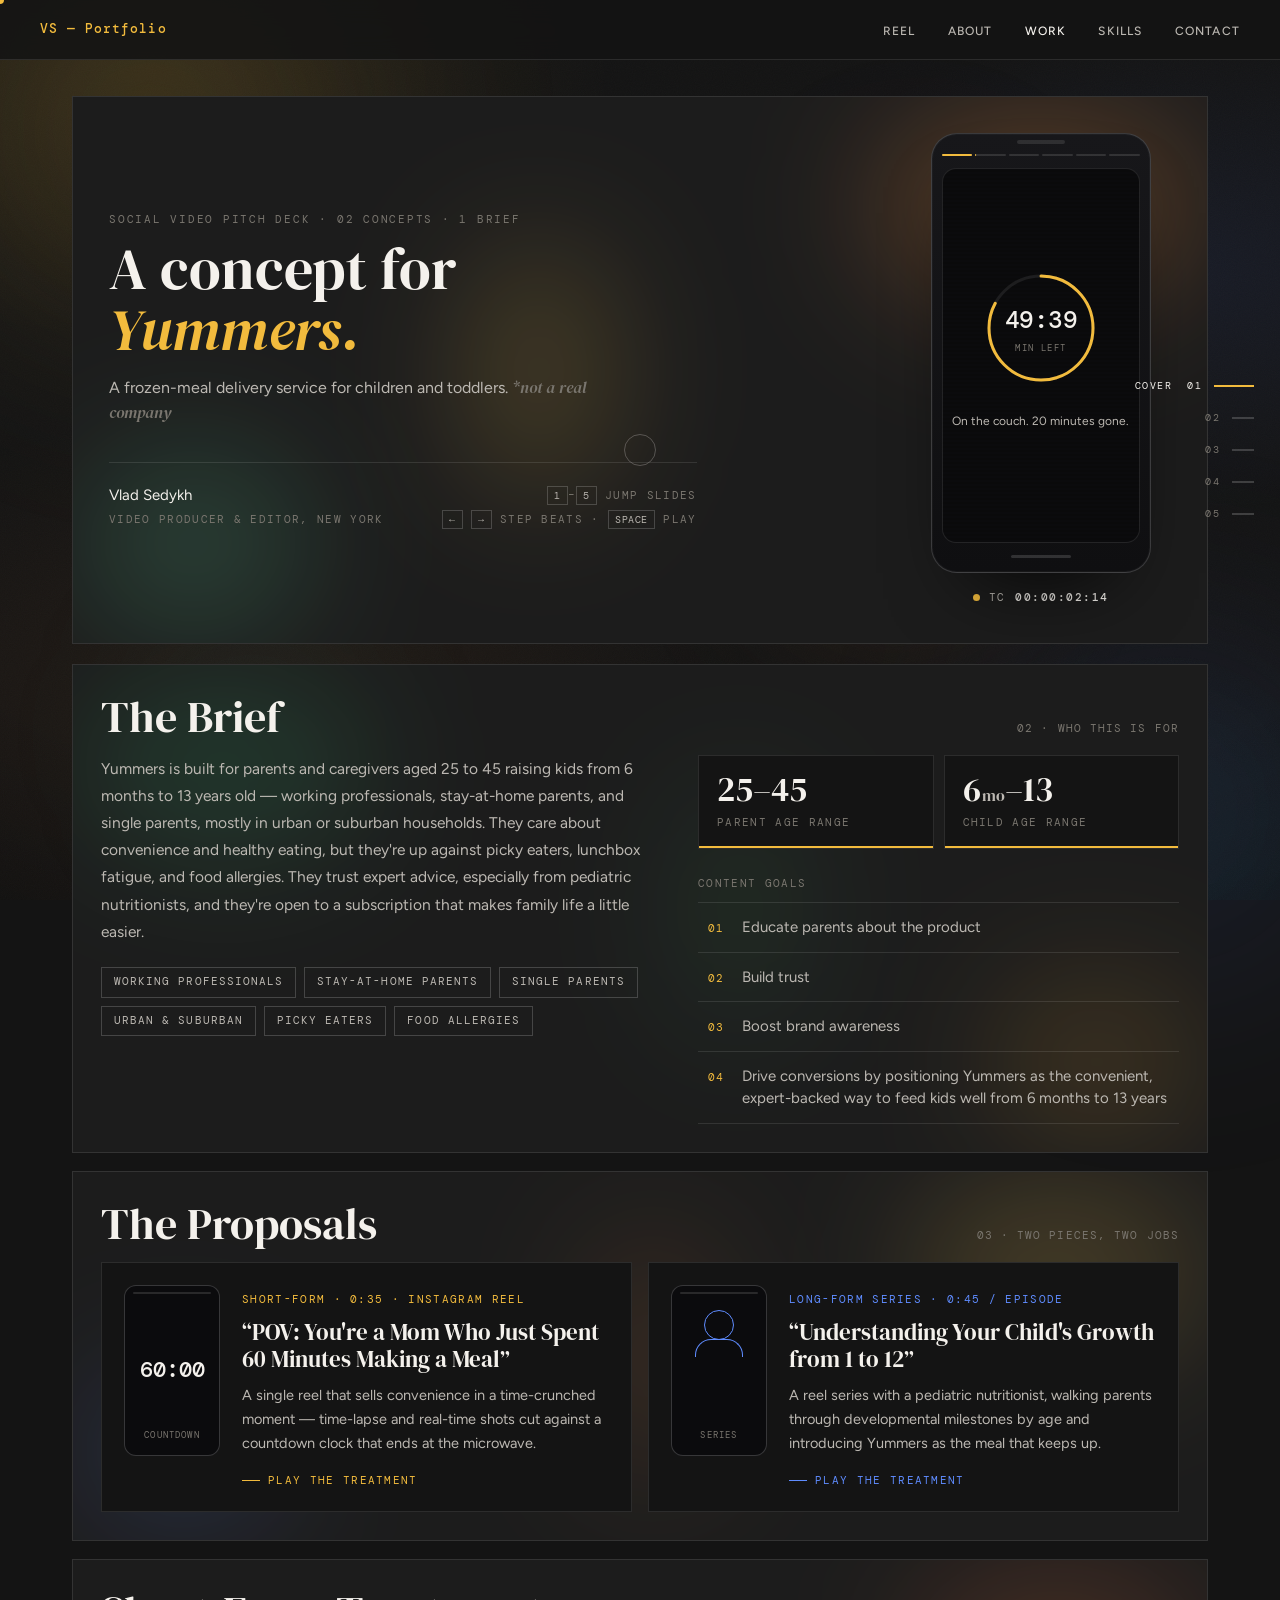
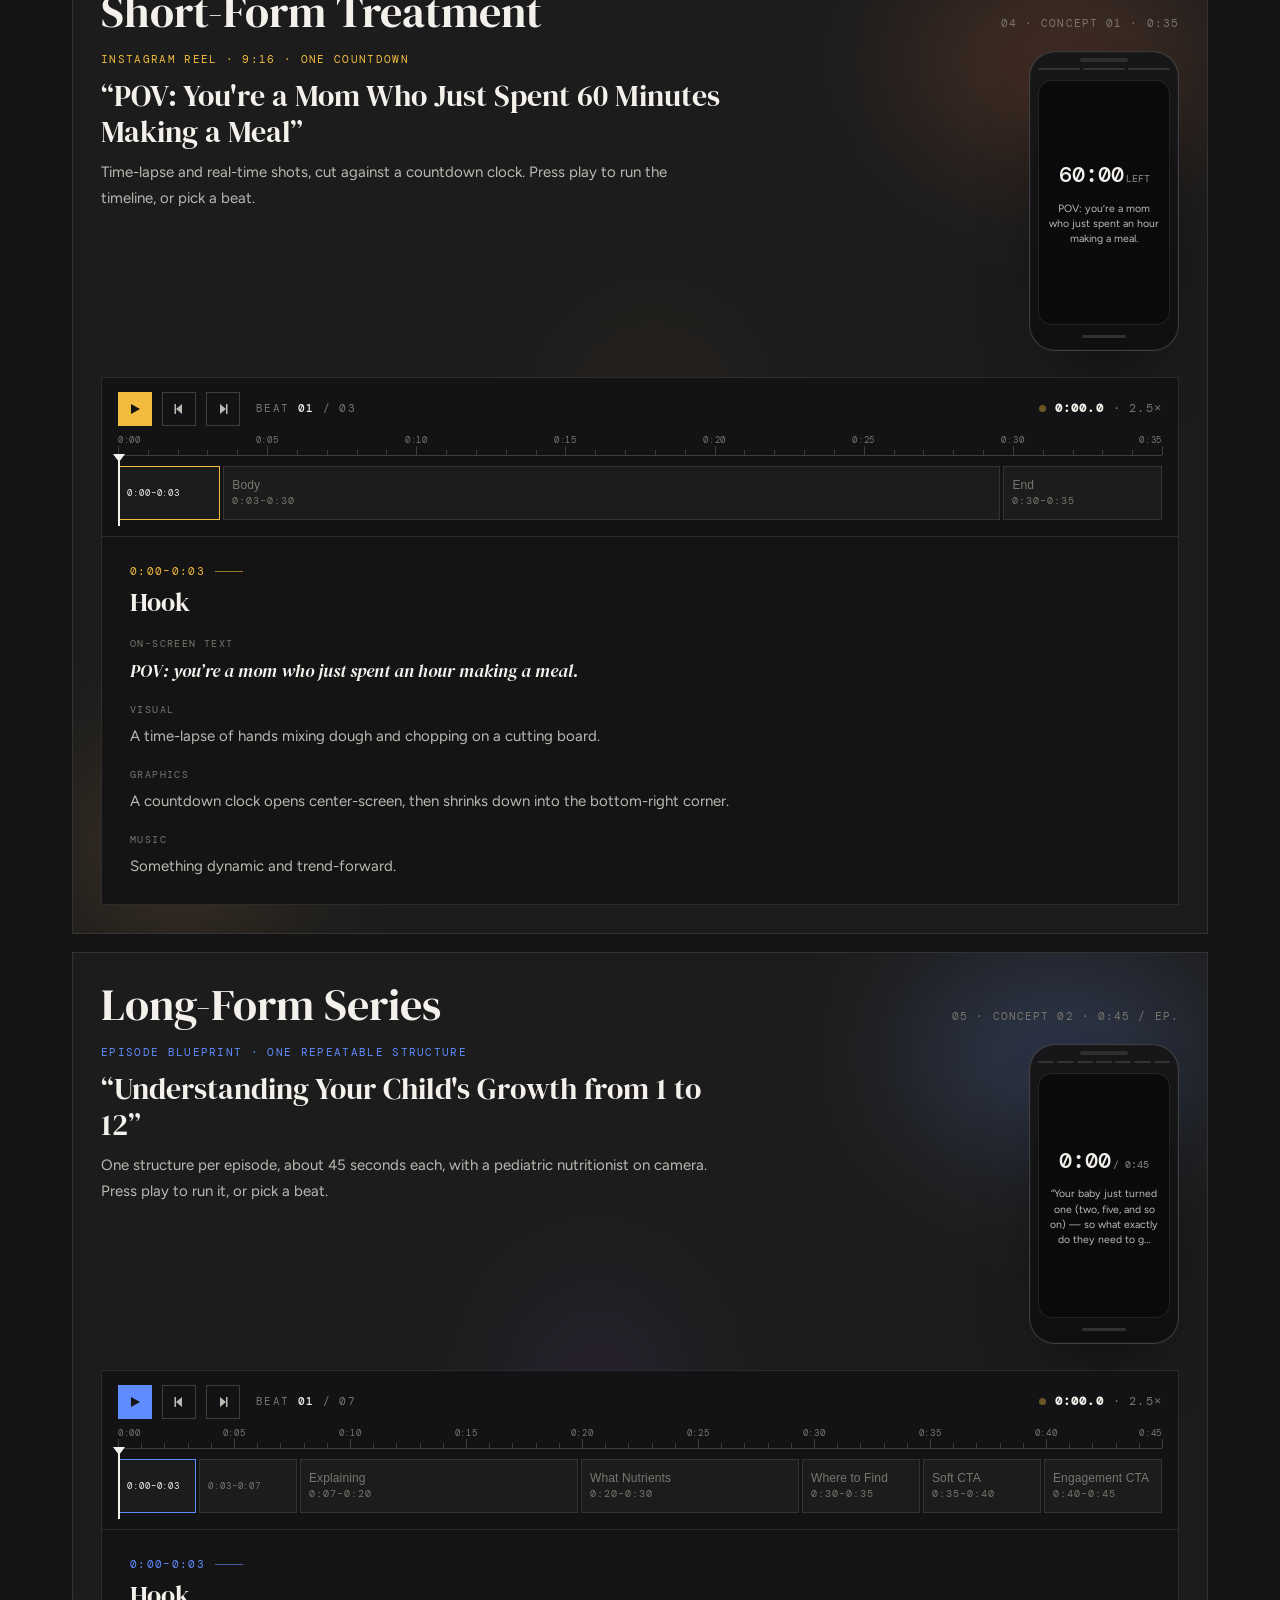
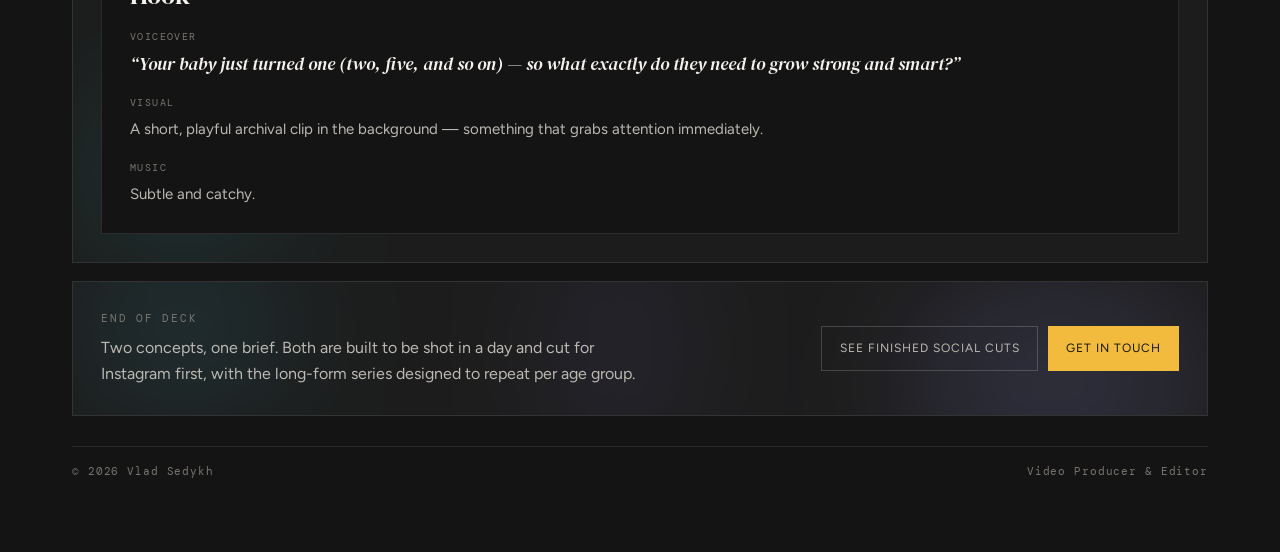
<file: social-pitch-deck.html>
<!doctype html>
<html lang="en">
<head>
  <meta charset="utf-8" />
  <meta name="viewport" content="width=device-width,initial-scale=1" />
  <meta name="view-transition" content="same-origin">
  <title>Social Video Pitch Deck — Vlad Sedykh</title>
  <meta name="description" content="A social video pitch deck for Yummers, a concept frozen-meal service for kids: the brief, two Instagram reel proposals, and beat-by-beat treatments you can play through.">
  <meta property="og:type" content="website">
  <meta property="og:title" content="Social Video Pitch Deck — Vlad Sedykh">
  <meta property="og:description" content="A social video pitch deck for Yummers, a concept frozen-meal service for kids: the brief, two Instagram reel proposals, and beat-by-beat treatments you can play through.">
  <meta property="og:image" content="https://vladesque.github.io/port/og-image.jpg">
  <meta property="og:url" content="https://vladesque.github.io/port/social-pitch-deck.html">
  <meta name="twitter:card" content="summary_large_image">
  <link rel="canonical" href="https://vladesque.github.io/port/social-pitch-deck.html">
  <meta property="og:site_name" content="Vlad Sedykh — Portfolio">
  <meta property="og:image:width" content="1200">
  <meta property="og:image:height" content="630">
  <meta property="og:image:alt" content="Vlad Sedykh — Multimedia Producer &amp; Editor">
  <meta name="twitter:image" content="https://vladesque.github.io/port/og-image.jpg">
  <link rel="icon" href="favicon.svg" type="image/svg+xml">
  <link rel="icon" href="favicon.png" type="image/png" sizes="64x64">
  <link rel="apple-touch-icon" href="apple-touch-icon.png">
  <link rel="preconnect" href="https://fonts.googleapis.com">
  <link rel="preconnect" href="https://fonts.gstatic.com" crossorigin>
  <link href="https://fonts.googleapis.com/css2?family=DM+Serif+Display:ital@0;1&family=DM+Mono:wght@400;500&family=Figtree:wght@300;400;500;600&display=swap" rel="stylesheet">
  <link rel="stylesheet" href="base.css" />
  <link rel="stylesheet" href="subpage-theme.css" />
  <link rel="stylesheet" href="pitch-deck.css" />
</head>
<body data-page="social-pitch-deck">
  <a class="skip-link" href="#main">Skip to content</a>
  <div class="ambient" aria-hidden="true">
    <div class="ambient-shape ambient-shape-1"></div>
    <div class="ambient-shape ambient-shape-2"></div>
    <div class="ambient-shape ambient-shape-3"></div>
  </div>
  <div class="ambient-grain" aria-hidden="true"></div>
  <nav class="site-nav" aria-label="Primary">
    <a class="nav-logo" href="index.html">VS — Portfolio</a>
    <button class="nav-toggle" type="button" aria-controls="nav-menu" aria-expanded="false" aria-label="Open menu">
      <span></span><span></span><span></span>
    </button>
    <ul class="nav-links" id="nav-menu">
      <li><a href="index.html#reel">Reel</a></li>
      <li><a href="index.html#bio">About</a></li>
      <li class="nav-dropdown">
        <a href="index.html#work" aria-current="page">Work</a>
        <div class="nav-dropdown-menu">
          <a href="ai-video-editing.html">AI Video Editing</a>
          <a href="homes-com.html">Homes.com</a>
          <a href="real-estate.html">Real Estate</a>
          <a href="social-media.html">Social Media</a>
          <a href="social-pitch-deck.html" aria-current="page">Social Pitch Deck</a>
        </div>
      </li>
      <li><a href="index.html#skills">Skills</a></li>
      <li><a href="contact.html">Contact</a></li>
    </ul>
  </nav>

  <div class="deck-progress" aria-hidden="true"><span data-progress></span></div>
  <nav class="deck-rail" aria-label="Deck slides" data-rail></nav>

  <main id="main" class="page-wrap">

    <!-- 01 — COVER -->
    <section class="page-hero deck-slide" id="cover" data-title="Cover">
      <div class="piece piece-deck-1"></div>
      <div class="piece piece-deck-2"></div>
      <div class="piece piece-deck-3"></div>
      <div class="cover-grid">
        <div class="cover-copy">
          <div class="page-kicker">Social video pitch deck · 02 concepts · 1 brief</div>
          <h1>A concept for <em>Yummers.</em></h1>
          <p>A frozen-meal delivery service for children and toddlers. <span class="disclaimer">*not a real company</span></p>
          <div class="cover-byline">
            <div>
              <div class="who">Vlad Sedykh</div>
              <div class="role mono">Video Producer &amp; Editor, New York</div>
            </div>
            <div class="cover-hint mono">
              <span><kbd>1</kbd>–<kbd>5</kbd> jump slides</span>
              <span><kbd>←</kbd> <kbd>→</kbd> step beats · <kbd>Space</kbd> play</span>
            </div>
          </div>
        </div>

        <div class="cover-art" aria-hidden="true">
          <div class="phone-frame" data-cover>
            <div class="phone-notch"></div>
            <div class="story-bar"><i></i><i></i><i></i><i></i><i></i><i></i></div>
            <div class="phone-body">
              <div class="ring-wrap">
                <svg viewBox="0 0 120 120">
                  <circle class="ring-track" cx="60" cy="60" r="52"/>
                  <circle class="ring-fill" cx="60" cy="60" r="52" data-cover-ring/>
                </svg>
                <div class="ring-tc"><b data-cover-clock>60:00</b><small>MIN LEFT</small></div>
              </div>
              <div class="phone-caption" data-cover-caption>POV: you just spent an hour making a meal.</div>
            </div>
            <div class="phone-home"></div>
          </div>
          <div class="cover-tc"><span class="rec-dot"></span>TC <b data-live-tc>00:00:00:00</b></div>
        </div>
      </div>
    </section>

    <!-- 02 — BRIEF -->
    <section class="section-block deck-slide" id="brief" data-title="Brief">
      <div class="piece piece-sec-b-1"></div>
      <div class="piece piece-sec-b-2"></div>
      <div class="piece piece-sec-b-3"></div>
      <div class="section-head"><h2>The Brief</h2><p>02 · Who this is for</p></div>
      <div class="brief-grid pd-reveal">
        <div class="brief-copy">
          <p>
            Yummers is built for parents and caregivers aged 25 to 45 raising kids from 6 months to 13 years old —
            working professionals, stay-at-home parents, and single parents, mostly in urban or suburban households.
            They care about convenience and healthy eating, but they're up against picky eaters, lunchbox fatigue,
            and food allergies. They trust expert advice, especially from pediatric nutritionists, and they're open
            to a subscription that makes family life a little easier.
          </p>
          <div class="persona-chips" aria-label="Audience segments">
            <span>Working professionals</span>
            <span>Stay-at-home parents</span>
            <span>Single parents</span>
            <span>Urban &amp; suburban</span>
            <span>Picky eaters</span>
            <span>Food allergies</span>
          </div>
        </div>
        <div class="brief-side">
          <div class="stat-tiles">
            <div class="stat-tile">
              <span class="stat-big"><span data-count="25">0</span>–<span data-count="45">0</span></span>
              <span class="stat-lbl mono">Parent age range</span>
            </div>
            <div class="stat-tile">
              <span class="stat-big">6<small>mo</small>–<span data-count="13">0</span></span>
              <span class="stat-lbl mono">Child age range</span>
            </div>
          </div>
          <div class="mono">Content goals</div>
          <ol class="goals pd-stagger">
            <li><span class="goal-n">01</span><span>Educate parents about the product</span></li>
            <li><span class="goal-n">02</span><span>Build trust</span></li>
            <li><span class="goal-n">03</span><span>Boost brand awareness</span></li>
            <li><span class="goal-n">04</span><span>Drive conversions by positioning Yummers as the convenient, expert-backed way to feed kids well from 6 months to 13 years</span></li>
          </ol>
        </div>
      </div>
    </section>

    <!-- 03 — PROPOSALS -->
    <section class="section-block deck-slide" id="proposals" data-title="Proposals">
      <div class="piece piece-sec-f-1"></div>
      <div class="piece piece-sec-f-2"></div>
      <div class="piece piece-sec-f-3"></div>
      <div class="section-head"><h2>The Proposals</h2><p>03 · Two pieces, two jobs</p></div>
      <div class="proposal-grid pd-stagger">
        <a class="proposal" href="#short-form" data-goto="short-form" data-concept="short">
          <div class="preview" aria-hidden="true">
            <div class="pv-clock"><span class="pv-anim"><span>60:00</span><span>44:12</span><span>25:00</span><span>10:00</span><span>05:00</span><span>03:00</span><span>00:00</span></span></div>
            <div class="pv-sub mono">countdown</div>
          </div>
          <div class="proposal-body">
            <span class="proposal-kicker mono">Short-form · 0:35 · Instagram Reel</span>
            <h3>“POV: You're a Mom Who Just Spent 60 Minutes Making a Meal”</h3>
            <p>A single reel that sells convenience in a time-crunched moment — time-lapse and real-time shots cut against a countdown clock that ends at the microwave.</p>
            <span class="proposal-go mono"><i></i>Play the treatment</span>
          </div>
        </a>
        <a class="proposal" href="#long-form" data-goto="long-form" data-concept="long">
          <div class="preview" aria-hidden="true">
            <div class="pv-head"></div>
            <div class="pv-chips"><i class="pv-anim"></i><i class="pv-anim"></i><i class="pv-anim"></i></div>
            <div class="pv-sub mono">series</div>
          </div>
          <div class="proposal-body">
            <span class="proposal-kicker mono">Long-form series · 0:45 / episode</span>
            <h3>“Understanding Your Child's Growth from 1 to 12”</h3>
            <p>A reel series with a pediatric nutritionist, walking parents through developmental milestones by age and introducing Yummers as the meal that keeps up.</p>
            <span class="proposal-go mono"><i></i>Play the treatment</span>
          </div>
        </a>
      </div>
    </section>

    <!-- 04 — SHORT-FORM TREATMENT -->
    <section class="section-block deck-slide treatment" id="short-form" data-title="Short-Form" data-treatment="short" data-concept="short">
      <div class="piece piece-sec-c-1"></div>
      <div class="piece piece-sec-c-2"></div>
      <div class="piece piece-sec-c-3"></div>
      <div class="section-head"><h2>Short-Form Treatment</h2><p>04 · Concept 01 · 0:35</p></div>

      <div class="treatment-head pd-reveal">
        <div class="treatment-copy">
          <span class="mono">Instagram Reel · 9:16 · one countdown</span>
          <h3 class="treatment-title">“POV: You're a Mom Who Just Spent 60 Minutes Making a Meal”</h3>
          <p>Time-lapse and real-time shots, cut against a countdown clock. Press play to run the timeline, or pick a beat.</p>
        </div>
        <div class="phone-frame" data-readout aria-hidden="true">
          <div class="phone-notch"></div>
          <div class="story-bar" data-story></div>
          <div class="phone-body">
            <div class="readout-tc" data-tc>60:00</div>
            <div class="phone-caption" data-caption></div>
          </div>
          <div class="phone-home"></div>
        </div>
      </div>

      <div class="nle" data-nle>
        <div class="nle-transport">
          <button class="tbtn tbtn-play" type="button" data-play aria-label="Play">
            <svg class="ico-play" viewBox="0 0 12 12" aria-hidden="true"><polygon points="2,1 11,6 2,11"/></svg>
            <svg class="ico-pause" viewBox="0 0 12 12" aria-hidden="true"><rect x="2" y="1.5" width="3" height="9"/><rect x="7" y="1.5" width="3" height="9"/></svg>
            <svg class="ico-replay" viewBox="0 0 12 12" aria-hidden="true"><path d="M6 1.5a4.5 4.5 0 1 1-4.2 2.9" fill="none" stroke="currentColor" stroke-width="1.5"/><polygon points="1,1 1,5.5 5.2,4.4"/></svg>
          </button>
          <button class="tbtn" type="button" data-prev aria-label="Previous beat"><svg viewBox="0 0 12 12" aria-hidden="true"><polygon points="9,1 3,6 9,11"/><rect x="1.5" y="1" width="1.5" height="10"/></svg></button>
          <button class="tbtn" type="button" data-next aria-label="Next beat"><svg viewBox="0 0 12 12" aria-hidden="true"><polygon points="3,1 9,6 3,11"/><rect x="9" y="1" width="1.5" height="10"/></svg></button>
          <span class="nle-counter mono">Beat <b data-beat-num>01</b> / <span data-beat-total>03</span></span>
          <span class="nle-clock" data-clock><span class="rec-dot"></span><b>0:00.0</b><span class="nle-speed">· 2.5×</span></span>
        </div>
        <div class="nle-ruler" data-ruler aria-hidden="true"></div>
        <div class="nle-track" role="tablist" aria-label="Short-form beats" data-track>
          <div class="playhead" data-playhead aria-hidden="true"></div>
        </div>
      </div>
      <div class="beat-detail" role="tabpanel" data-detail aria-live="polite"></div>
    </section>

    <!-- 05 — LONG-FORM TREATMENT -->
    <section class="section-block deck-slide treatment" id="long-form" data-title="Long-Form" data-treatment="long" data-concept="long">
      <div class="piece piece-sec-g-1"></div>
      <div class="piece piece-sec-g-2"></div>
      <div class="piece piece-sec-g-3"></div>
      <div class="section-head"><h2>Long-Form Series</h2><p>05 · Concept 02 · 0:45 / ep.</p></div>

      <div class="treatment-head pd-reveal">
        <div class="treatment-copy">
          <span class="mono">Episode blueprint · one repeatable structure</span>
          <h3 class="treatment-title">“Understanding Your Child's Growth from 1 to 12”</h3>
          <p>One structure per episode, about 45 seconds each, with a pediatric nutritionist on camera. Press play to run it, or pick a beat.</p>
        </div>
        <div class="phone-frame" data-readout aria-hidden="true">
          <div class="phone-notch"></div>
          <div class="story-bar" data-story></div>
          <div class="phone-body">
            <div class="readout-tc" data-tc>0:00</div>
            <div class="phone-caption" data-caption></div>
          </div>
          <div class="phone-home"></div>
        </div>
      </div>

      <div class="nle" data-nle>
        <div class="nle-transport">
          <button class="tbtn tbtn-play" type="button" data-play aria-label="Play">
            <svg class="ico-play" viewBox="0 0 12 12" aria-hidden="true"><polygon points="2,1 11,6 2,11"/></svg>
            <svg class="ico-pause" viewBox="0 0 12 12" aria-hidden="true"><rect x="2" y="1.5" width="3" height="9"/><rect x="7" y="1.5" width="3" height="9"/></svg>
            <svg class="ico-replay" viewBox="0 0 12 12" aria-hidden="true"><path d="M6 1.5a4.5 4.5 0 1 1-4.2 2.9" fill="none" stroke="currentColor" stroke-width="1.5"/><polygon points="1,1 1,5.5 5.2,4.4"/></svg>
          </button>
          <button class="tbtn" type="button" data-prev aria-label="Previous beat"><svg viewBox="0 0 12 12" aria-hidden="true"><polygon points="9,1 3,6 9,11"/><rect x="1.5" y="1" width="1.5" height="10"/></svg></button>
          <button class="tbtn" type="button" data-next aria-label="Next beat"><svg viewBox="0 0 12 12" aria-hidden="true"><polygon points="3,1 9,6 3,11"/><rect x="9" y="1" width="1.5" height="10"/></svg></button>
          <span class="nle-counter mono">Beat <b data-beat-num>01</b> / <span data-beat-total>07</span></span>
          <span class="nle-clock" data-clock><span class="rec-dot"></span><b>0:00.0</b><span class="nle-speed">· 2.5×</span></span>
        </div>
        <div class="nle-ruler" data-ruler aria-hidden="true"></div>
        <div class="nle-track" role="tablist" aria-label="Long-form beats" data-track>
          <div class="playhead" data-playhead aria-hidden="true"></div>
        </div>
      </div>
      <div class="beat-detail" role="tabpanel" data-detail aria-live="polite"></div>
    </section>

    <!-- CLOSE -->
    <section class="section-block">
      <div class="piece piece-sec-e-1"></div>
      <div class="piece piece-sec-e-2"></div>
      <div class="piece piece-sec-e-3"></div>
      <div class="deck-end">
        <div>
          <div class="page-kicker">End of deck</div>
          <p style="margin-top:8px;">Two concepts, one brief. Both are built to be shot in a day and cut for Instagram first, with the long-form series designed to repeat per age group.</p>
        </div>
        <div class="actions">
          <a class="btn-ghost" href="social-media.html">See finished social cuts</a>
          <a class="btn-primary" href="contact.html">Get in touch</a>
        </div>
      </div>
    </section>

    <footer class="page-footer">
      <span>© 2026 Vlad Sedykh</span>
      <span>Video Producer & Editor</span>
    </footer>
  </main>

  <script src="pitch-deck.js" defer></script>
  <script src="nav.js" defer></script>
  <script src="cursor.js" defer></script>
  <script src="transitions.js" defer></script>
</body>
</html>
</file>
<file: base.css>
/* base.css — shared by every page.
   Tokens, reset, ambient background, nav (desktop + mobile drawer),
   skip link, focus styles, custom cursor, view transitions, reduced motion.
   Page-specific layout lives in styles.css (home) and subpage-theme.css. */

*, *::before, *::after { box-sizing: border-box; margin: 0; padding: 0; }

:root {
  --bg: #141414;
  --bg2: #1c1c1c;
  --bg3: #262626;
  --surface: #2a2a2a;
  --border: rgba(255,255,255,0.10);
  --border2: rgba(255,255,255,0.18);
  --text: #f4f1ec;
  --text2: #bcb8b2;
  --text3: #7a766f;
  --accent: #f2bb3d;
  --accent2: #d09c29;
  --accent-cool: #4c6fe5;
  --accent-warm: #e07a2b;
  --cta-bg: #34213f;
  --glow-gold: rgba(242,187,61,0.22);
  --glow-blue: rgba(76,111,229,0.18);
  --nav-h: 60px;
}

html { scroll-behavior: smooth; }

body {
  font-family: 'Figtree', sans-serif;
  background:
    radial-gradient(135% 120% at 50% 32%, transparent 52%, rgba(0,0,0,0.5) 100%),
    radial-gradient(60% 50% at 12% 8%, rgba(242,187,61,0.09) 0%, transparent 60%),
    radial-gradient(55% 45% at 92% 30%, rgba(76,111,229,0.09) 0%, transparent 60%),
    radial-gradient(65% 55% at 20% 78%, rgba(224,122,43,0.08) 0%, transparent 60%),
    radial-gradient(50% 40% at 88% 96%, rgba(20,150,150,0.07) 0%, transparent 60%),
    var(--bg);
  background-attachment: fixed;
  color: var(--text);
  font-size: 16px;
  line-height: 1.6;
  overflow-x: hidden;
  position: relative;
}
body.nav-open { overflow: hidden; }

/* AMBIENT BACKGROUND (site-wide, fixed) */
.ambient {
  position: fixed;
  inset: 0;
  pointer-events: none;
  z-index: 0;
  overflow: hidden;
}
.ambient-shape {
  position: absolute;
  pointer-events: none;
  filter: blur(70px);
  border-radius: 50%;
}
.ambient-shape-1 {
  width: 380px; height: 380px;
  background: radial-gradient(circle, rgba(224,122,43,0.16) 0%, transparent 70%);
  top: 35%; left: 55%;
  animation: ambientDrift1 38s ease-in-out infinite;
}
.ambient-shape-2 {
  width: 300px; height: 300px;
  background: radial-gradient(circle, rgba(20,150,150,0.14) 0%, transparent 70%);
  top: 65%; left: 8%;
  animation: ambientDrift2 42s ease-in-out infinite;
}
.ambient-shape-3 {
  width: 260px; height: 260px;
  background: radial-gradient(circle, rgba(130,65,220,0.12) 0%, transparent 70%);
  top: 15%; right: 18%;
  animation: ambientDrift1 46s ease-in-out infinite;
}
.ambient-grain {
  position: fixed;
  inset: 0;
  pointer-events: none;
  z-index: 0;
  opacity: 0.025;
  background-image: url("data:image/svg+xml,%3Csvg xmlns='http://www.w3.org/2000/svg' width='300' height='300'%3E%3Cfilter id='n'%3E%3CfeTurbulence type='fractalNoise' baseFrequency='0.75' numOctaves='4' stitchTiles='stitch'/%3E%3C/filter%3E%3Crect width='300' height='300' filter='url(%23n)'/%3E%3C/svg%3E");
  background-size: 240px 240px;
}
@keyframes ambientDrift1 {
  0%, 100% { transform: translate(0,0) scale(1); }
  40%      { transform: translate(60px,-50px) scale(1.15); }
  70%      { transform: translate(-30px,40px) scale(0.9); }
}
@keyframes ambientDrift2 {
  0%, 100% { transform: translate(0,0) scale(1); }
  35%      { transform: translate(-50px,60px) scale(0.88); }
  65%      { transform: translate(40px,-30px) scale(1.12); }
}
/* Stop the decorative animations burning CPU while the tab is in the background. */
body.is-hidden .ambient-shape,
body.is-hidden .hero-orb,
body.is-hidden .hero-grain,
body.is-hidden::before,
body.is-hidden::after { animation-play-state: paused; }

/* SKIP LINK */
.skip-link {
  position: absolute;
  top: 8px; left: 8px;
  z-index: 1000;
  padding: 10px 16px;
  background: var(--accent);
  color: var(--bg);
  font-family: 'DM Mono', monospace;
  font-size: 12px;
  letter-spacing: 0.08em;
  text-transform: uppercase;
  text-decoration: none;
  transform: translateY(-200%);
  transition: transform 0.15s ease;
}
.skip-link:focus { transform: translateY(0); }

/* FOCUS — visible on the dark background for keyboard users */
a:focus-visible,
button:focus-visible,
input:focus-visible,
textarea:focus-visible,
select:focus-visible,
[tabindex]:focus-visible {
  outline: 2px solid var(--accent);
  outline-offset: 3px;
}

/* NAV */
.site-nav {
  position: fixed; top: 0; left: 0; right: 0; z-index: 100;
  display: flex; align-items: center; justify-content: space-between;
  padding: 0 40px; height: var(--nav-h);
  border-bottom: 0.5px solid var(--border);
  background: rgba(20,20,20,0.88);
  backdrop-filter: blur(12px);
  -webkit-backdrop-filter: blur(12px);
}
.nav-logo {
  font-family: 'DM Mono', monospace;
  font-size: 13px;
  font-weight: 500;
  letter-spacing: 0.08em;
  color: var(--accent);
  text-decoration: none;
}
.nav-links {
  display: flex; gap: 32px; list-style: none;
}
.nav-links a {
  font-size: 12px;
  font-weight: 500;
  letter-spacing: 0.1em;
  text-transform: uppercase;
  color: var(--text2);
  text-decoration: none;
  transition: color 0.2s;
}
.nav-links a:hover,
.nav-links a[aria-current="page"] { color: var(--text); }

/* Work dropdown — opens on hover and on keyboard focus */
.nav-dropdown { position: relative; }
.nav-dropdown-menu {
  display: none;
  position: absolute;
  top: 100%;
  left: 50%;
  transform: translateX(-50%);
  background: rgba(20,20,20,0.96);
  border: 0.5px solid var(--border2);
  backdrop-filter: blur(12px);
  -webkit-backdrop-filter: blur(12px);
  min-width: 180px;
  padding: 8px 0 6px;
  z-index: 200;
}
.nav-dropdown:hover .nav-dropdown-menu,
.nav-dropdown:focus-within .nav-dropdown-menu,
.nav-dropdown-menu:hover { display: block; }
.nav-dropdown-menu a {
  display: block;
  padding: 9px 18px;
  font-size: 11px;
  font-weight: 500;
  letter-spacing: 0.1em;
  text-transform: uppercase;
  color: var(--text2);
  text-decoration: none;
  transition: color 0.15s, background 0.15s;
  white-space: nowrap;
}
.nav-dropdown-menu a:hover,
.nav-dropdown-menu a[aria-current="page"] {
  color: var(--text);
  background: rgba(255,255,255,0.04);
}
.nav-dropdown-menu a:focus-visible { outline-offset: -2px; }

/* Hamburger — hidden on desktop */
.nav-toggle {
  display: none;
  appearance: none;
  background: none;
  border: 0.5px solid var(--border2);
  color: var(--text);
  width: 40px; height: 40px;
  border-radius: 2px;
  cursor: pointer;
  align-items: center;
  justify-content: center;
  flex-direction: column;
  gap: 5px;
}
.nav-toggle span {
  display: block;
  width: 18px; height: 1.5px;
  background: currentColor;
  transition: transform 0.25s ease, opacity 0.2s ease;
}
.nav-toggle[aria-expanded="true"] span:nth-child(1) { transform: translateY(6.5px) rotate(45deg); }
.nav-toggle[aria-expanded="true"] span:nth-child(2) { opacity: 0; }
.nav-toggle[aria-expanded="true"] span:nth-child(3) { transform: translateY(-6.5px) rotate(-45deg); }

/* Mobile drawer */
@media (max-width: 900px) {
  .site-nav { padding: 0 20px; }
  .nav-toggle { display: inline-flex; }
  /* Absolute, not fixed: the bar's backdrop-filter makes it the containing
     block for fixed descendants, which would size the drawer to the bar. */
  .nav-links {
    position: absolute;
    top: 100%; left: 0; right: 0;
    height: calc(100vh - var(--nav-h));
    height: calc(100dvh - var(--nav-h));
    flex-direction: column;
    gap: 0;
    padding: 12px 20px 40px;
    background: var(--bg);
    overflow-y: auto;
    display: none;
  }
  .site-nav.is-open .nav-links { display: flex; }
  .nav-links > li { border-bottom: 0.5px solid var(--border); }
  .nav-links > li > a {
    display: block;
    padding: 18px 0;
    font-size: 14px;
  }
  /* Submenu is always expanded inside the drawer — no hover on touch */
  .nav-dropdown-menu,
  .nav-dropdown:hover .nav-dropdown-menu,
  .nav-dropdown:focus-within .nav-dropdown-menu {
    display: block;
    position: static;
    transform: none;
    background: none;
    border: 0;
    backdrop-filter: none;
    -webkit-backdrop-filter: none;
    min-width: 0;
    padding: 0 0 12px 16px;
  }
  .nav-dropdown-menu a {
    padding: 11px 0;
    font-size: 12px;
    white-space: normal;
  }
  .nav-dropdown-menu a:hover,
  .nav-dropdown-menu a[aria-current="page"] { background: none; }
}

/* CUSTOM CURSOR */
.cursor-dot,
.cursor-ring {
  position: fixed;
  top: 0; left: 0;
  pointer-events: none;
  z-index: 9999;
  transform: translate(-50%, -50%);
  will-change: transform;
}
.cursor-dot {
  width: 8px; height: 8px;
  background: var(--accent);
  border-radius: 50%;
}
.cursor-ring {
  width: 32px; height: 32px;
  border: 1px solid rgba(168,164,160,0.4);
  border-radius: 50%;
  transition: width 0.2s ease, height 0.2s ease, background 0.2s ease, border-color 0.2s ease;
}
.cursor-ring.is-hover {
  width: 60px; height: 60px;
  background: rgba(240,182,55,0.2);
  border-color: var(--accent);
}
body.custom-cursor-active { cursor: none; }
body.custom-cursor-active a,
body.custom-cursor-active button,
body.custom-cursor-active .work-card { cursor: none; }
@media (pointer: coarse) {
  .cursor-dot, .cursor-ring { display: none !important; }
  body.custom-cursor-active { cursor: auto; }
}

/* VIEW TRANSITIONS */
::view-transition-group(*),
::view-transition-old(*),
::view-transition-new(*) {
  animation-duration: 420ms;
  animation-timing-function: cubic-bezier(0.65, 0, 0.35, 1);
}

/* REDUCED MOTION (shared) */
@media (prefers-reduced-motion: reduce) {
  html { scroll-behavior: auto; }
  .ambient-shape { animation: none !important; }
  .skip-link, .nav-toggle span { transition: none; }
  .cursor-dot, .cursor-ring { display: none !important; }
  body.custom-cursor-active { cursor: auto; }
  ::view-transition-group(*),
  ::view-transition-old(*),
  ::view-transition-new(*) { animation: none !important; }
}
</file>
<file: styles.css>
.hero, section, .reel-section, .cta-section, footer { position: relative; z-index: 1; }


/* MAIN wrapper (skip-link target) has no layout of its own */
main { display: block; }

/* HERO */
.hero {
  min-height: 100vh;
  display: grid;
  grid-template-columns: 1fr 1fr;
  padding-top: 60px;
  position: relative;
  overflow: hidden;
}
.hero-left {
  display: flex;
  flex-direction: column;
  justify-content: center;
  padding: 80px 60px 180px 80px;
  position: relative;
  z-index: 2;
}
.hero-eyebrow {
  display: flex; align-items: center; gap: 12px;
  margin-bottom: 28px;
}
.eyebrow-line {
  width: 32px; height: 1px;
  background: var(--accent);
}
.eyebrow-text {
  font-family: 'DM Mono', monospace;
  font-size: 11px;
  letter-spacing: 0.16em;
  text-transform: uppercase;
  color: var(--accent);
}
h1 {
  font-family: 'DM Serif Display', serif;
  font-size: clamp(64px, 9vw, 140px);
  line-height: 1.0;
  letter-spacing: -0.02em;
  color: var(--text);
  margin-bottom: 8px;
}
h1 em {
  font-style: italic;
  color: var(--accent-warm);
}
.hero-subtitle {
  font-size: 17px;
  font-weight: 300;
  color: var(--text2);
  max-width: 500px;
  margin-top: 24px;
  margin-bottom: 44px;
  line-height: 1.7;
}
.hero-subtitle em {
  font-style: italic;
  color: var(--text);
}
.hero-actions {
  display: flex; gap: 16px; align-items: center;
}
.btn-primary {
  display: inline-flex; align-items: center; gap: 8px;
  font-size: 13px;
  font-weight: 500;
  letter-spacing: 0.06em;
  text-transform: uppercase;
  color: var(--bg);
  background: var(--accent);
  padding: 14px 28px;
  border-radius: 2px;
  text-decoration: none;
  transition: background 0.2s, transform 0.2s;
}
.btn-primary:hover { background: var(--accent2); transform: translateY(-1px); }
.btn-ghost {
  display: inline-flex; align-items: center; gap: 8px;
  font-size: 13px;
  font-weight: 500;
  letter-spacing: 0.06em;
  text-transform: uppercase;
  color: var(--text2);
  padding: 14px 28px;
  border: 0.5px solid var(--border2);
  border-radius: 2px;
  text-decoration: none;
  transition: color 0.2s, border-color 0.2s;
}
.btn-ghost:hover { color: var(--text); border-color: rgba(255,255,255,0.3); }
.hero-right {
  position: relative;
  overflow: hidden;
}
.hero-img-wrap {
  position: absolute;
  inset: 0;
  overflow: hidden;
}
.hero-img-wrap img {
  width: 100%; height: 100%;
  object-fit: cover;
  object-position: center bottom;
  filter: grayscale(10%) contrast(1.05);
}
.hero-img-overlay {
  position: absolute; inset: 0;
  background: linear-gradient(to right, var(--bg) 0%, transparent 10%),
              linear-gradient(to top, rgba(20,20,20,0.55) 0%, transparent 22%);
}
.hero-stats {
  position: absolute;
  bottom: 48px; left: 80px;
  display: flex; gap: 0;
  z-index: 3;
  max-width: calc(50% - 120px);
  flex-wrap: wrap;
  row-gap: 16px;
}
.stat {
  padding: 0 32px;
  border-right: 0.5px solid var(--border2);
}
.stat:first-child { padding-left: 0; }
.stat:last-child { border-right: none; }
.stat-num {
  font-family: 'DM Serif Display', serif;
  font-size: 36px;
  line-height: 1;
  color: var(--text);
  display: block;
}
.stat-label {
  font-family: 'DM Mono', monospace;
  font-size: 10px;
  letter-spacing: 0.12em;
  text-transform: uppercase;
  color: var(--text3);
  display: block;
  margin-top: 4px;
}

/* SECTIONS */
section {
  padding: 100px 80px;
  border-top: 0.5px solid var(--border);
}
.section-label {
  display: flex; align-items: center; gap: 12px;
  margin-bottom: 60px;
}
.section-label span {
  font-family: 'DM Mono', monospace;
  font-size: 11px;
  letter-spacing: 0.14em;
  text-transform: uppercase;
  color: var(--text3);
}
.section-label::after {
  content: '';
  flex: 1;
  height: 0.5px;
  background: var(--border);
}
h2 {
  font-family: 'DM Serif Display', serif;
  font-size: clamp(36px, 4vw, 56px);
  line-height: 1.1;
  color: var(--text);
  font-weight: 400;
}

/* REEL */
.reel-section {
  padding: 100px 80px;
  border-top: 0.5px solid var(--border);
}
.reel-head {
  max-width: 1040px;
  margin: 0 auto 44px;
  display: flex;
  align-items: flex-end;
  justify-content: space-between;
  gap: 48px;
}
.reel-head h2 { flex-shrink: 0; }
.reel-head p {
  max-width: 400px;
  font-size: 15px;
  font-weight: 300;
  color: var(--text2);
  line-height: 1.75;
  padding-bottom: 6px;
}
.reel-frame {
  max-width: 1040px;
  margin: 0 auto;
  padding: 14px;
  background: linear-gradient(180deg, var(--bg2) 0%, var(--bg) 100%);
  border: 0.5px solid var(--border2);
  box-shadow: 0 50px 130px -50px rgba(0,0,0,0.85);
  position: relative;
}
.reel-bar {
  display: flex;
  align-items: center;
  justify-content: space-between;
  padding: 2px 6px 14px;
  font-family: 'DM Mono', monospace;
  font-size: 11px;
  letter-spacing: 0.14em;
  text-transform: uppercase;
  color: var(--text3);
}
.reel-bar-tag {
  display: inline-flex;
  align-items: center;
  gap: 9px;
  color: var(--text2);
}
.reel-rec {
  width: 7px; height: 7px;
  border-radius: 50%;
  background: var(--accent);
  animation: recPulse 2.4s ease-in-out infinite;
}
@keyframes recPulse {
  0%, 100% { box-shadow: 0 0 0 0 rgba(242,187,61,0.5); opacity: 1; }
  60%       { box-shadow: 0 0 0 6px rgba(242,187,61,0); opacity: 0.55; }
}
.reel-wrapper {
  aspect-ratio: 16/9;
  background: #000;
  position: relative;
  overflow: hidden;
  border: 0.5px solid var(--border);
}
.reel-caption {
  display: flex;
  align-items: center;
  justify-content: space-between;
  gap: 16px;
  padding: 14px 6px 2px;
  font-family: 'DM Mono', monospace;
  font-size: 11px;
  letter-spacing: 0.08em;
  color: var(--text3);
}
.reel-caption a {
  color: var(--text3);
  text-decoration: none;
  transition: color 0.2s;
  white-space: nowrap;
}
.reel-caption a:hover { color: var(--accent); }
.reel-wrapper iframe {
  position: absolute; inset: 0;
  width: 100%; height: 100%;
  border: none;
}
.reel-placeholder {
  display: flex; flex-direction: column; align-items: center; gap: 20px;
}
.play-btn {
  width: 80px; height: 80px;
  border-radius: 50%;
  border: 1.5px solid var(--accent);
  display: flex; align-items: center; justify-content: center;
  cursor: pointer;
  transition: background 0.2s, transform 0.2s;
}
.play-btn:hover { background: var(--accent); transform: scale(1.05); }
.play-btn svg { width: 28px; height: 28px; fill: var(--accent); margin-left: 4px; }
.play-btn:hover svg { fill: var(--bg); }
.reel-label {
  font-family: 'DM Mono', monospace;
  font-size: 11px;
  letter-spacing: 0.16em;
  text-transform: uppercase;
  color: var(--text3);
}
.reel-scanline {
  position: absolute; inset: 0;
  background: repeating-linear-gradient(
    0deg,
    transparent,
    transparent 2px,
    rgba(0,0,0,0.05) 2px,
    rgba(0,0,0,0.05) 4px
  );
  pointer-events: none;
}

/* BIO */
.bio-grid {
  display: grid;
  grid-template-columns: 1fr 1.6fr;
  gap: 80px;
  align-items: start;
}
.bio-left h2 { margin-bottom: 24px; }
.bio-credits {
  display: flex; flex-direction: column; gap: 2px;
  margin-top: 40px;
}
.credit-item {
  display: flex; align-items: center;
  padding: 14px 0;
  border-bottom: 0.5px solid var(--border);
  gap: 16px;
}
.credit-dot {
  width: 6px; height: 6px;
  border-radius: 50%;
  background: var(--accent);
  flex-shrink: 0;
}
.credit-name {
  font-size: 14px;
  font-weight: 500;
  color: var(--text);
}
.credit-role {
  font-size: 13px;
  color: var(--text3);
  margin-left: auto;
  font-family: 'DM Mono', monospace;
}
.bio-text {
  font-size: 18px;
  font-weight: 300;
  line-height: 1.8;
  color: var(--text2);
}
.bio-text strong {
  color: var(--text);
  font-weight: 500;
}

/* TIMELINE */
.timeline {
  display: flex; flex-direction: column;
  gap: 0;
  margin-top: 60px;
}
.timeline-item {
  display: grid;
  grid-template-columns: 180px 1px 1fr;
  gap: 0 40px;
  padding: 40px 0;
  border-bottom: 0.5px solid var(--border);
  position: relative;
}
.timeline-item:last-child { border-bottom: none; }
.timeline-date {
  font-family: 'DM Mono', monospace;
  font-size: 11px;
  letter-spacing: 0.1em;
  color: var(--text2);
  padding-top: 4px;
  text-align: right;
}
.timeline-line {
  background: var(--border2);
  position: relative;
}
.timeline-dot {
  position: absolute;
  top: 4px; left: 50%;
  transform: translateX(-50%);
  width: 8px; height: 8px;
  border-radius: 50%;
  background: var(--accent);
}
.timeline-content h3 {
  font-family: 'DM Serif Display', serif;
  font-size: 26px;
  color: var(--text);
  margin-bottom: 12px;
  font-weight: 400;
}
.timeline-content p {
  font-size: 15px;
  color: var(--text2);
  line-height: 1.7;
}

/* TIMELINE BULLETS */
.timeline-bullets {
  list-style: none;
  margin-top: 10px;
  display: flex; flex-direction: column; gap: 6px;
}
.timeline-bullets li {
  font-size: 14px;
  color: var(--text2);
  line-height: 1.6;
  padding-left: 16px;
  position: relative;
}
.timeline-bullets li::before {
  content: '—';
  position: absolute; left: 0;
  color: var(--text3);
}

/* SKILLS */
.skills-wrap {
  margin-top: 48px;
  display: flex; flex-wrap: wrap; gap: 10px;
}
.skill-tag {
  font-family: 'DM Mono', monospace;
  font-size: 11px;
  letter-spacing: 0.1em;
  text-transform: uppercase;
  color: var(--text2);
  border: 0.5px solid var(--border2);
  padding: 8px 16px;
  transition: color 0.2s, border-color 0.2s;
}
.skill-tag:hover { color: var(--accent); border-color: var(--accent); }

/* WORK GRID */
.work-grid {
  display: grid;
  grid-template-columns: repeat(2, 1fr);
  gap: 28px;
  margin-top: 60px;
}
.work-card {
  position: relative;
  display: block;
  text-decoration: none;
  background: var(--bg2);
  border: 0.5px solid var(--border);
  overflow: hidden;
}
.work-card:focus-visible {
  outline: 2px solid var(--accent);
  outline-offset: 3px;
}
.work-card-media {
  position: relative;
  aspect-ratio: 16 / 9;
  overflow: hidden;
  background: #0b0b0d;
}
.work-card-poster,
.work-card-loop {
  position: absolute;
  inset: 0;
  width: 100%;
  height: 100%;
  object-fit: cover;
  /* one grade across every card */
  filter: saturate(0.88) contrast(1.04);
  transition: transform 0.7s cubic-bezier(0.22, 1, 0.36, 1);
}
.work-card-loop {
  opacity: 0;
  transition: opacity 0.45s ease, transform 0.7s cubic-bezier(0.22, 1, 0.36, 1);
}
.work-card.is-playing .work-card-loop { opacity: 1; }
.work-card:hover .work-card-poster,
.work-card:focus-visible .work-card-poster,
.work-card:hover .work-card-loop,
.work-card:focus-visible .work-card-loop { transform: scale(1.035); }
.work-card-scrim {
  position: absolute;
  inset: 0;
  background: linear-gradient(to top, rgba(8,8,10,0.88) 0%, rgba(8,8,10,0.32) 40%, transparent 64%);
  pointer-events: none;
}
.work-card-num {
  position: absolute;
  top: 20px; left: 24px;
  font-family: 'DM Mono', monospace;
  font-size: 11px;
  letter-spacing: 0.12em;
  color: rgba(244,241,236,0.72);
}
.work-card-view {
  position: absolute;
  top: 19px; right: 24px;
  font-family: 'DM Mono', monospace;
  font-size: 11px;
  letter-spacing: 0.1em;
  text-transform: uppercase;
  color: var(--accent);
  opacity: 0;
  transform: translateY(-4px);
  transition: opacity 0.3s ease, transform 0.3s ease;
}
.work-card:hover .work-card-view,
.work-card:focus-visible .work-card-view,
.work-card.is-tapped .work-card-view {
  opacity: 1;
  transform: translateY(0);
}
.work-card-overlay {
  position: absolute;
  left: 0; right: 0; bottom: 0;
  padding: 22px 24px;
  display: flex;
  flex-direction: column;
  gap: 5px;
}
.work-card h3 {
  font-family: 'DM Serif Display', serif;
  font-size: 26px;
  color: var(--text);
  font-weight: 400;
  line-height: 1.15;
}
.work-card-role {
  font-family: 'DM Mono', monospace;
  font-size: 11px;
  letter-spacing: 0.1em;
  text-transform: uppercase;
  color: var(--text2);
}

/* WORK CARD GLYPH — themed line art that draws itself in on hover */
.work-card { --glyph: var(--accent); }
.work-card[data-transition="ai-video-editing"] { --glyph: #5aa9ff; }
.work-card[data-transition="homes-com"]        { --glyph: #f2bb3d; }
.work-card[data-transition="real-estate"]      { --glyph: #ff9a5c; }
.work-card[data-transition="social-media"]     { --glyph: #ff6fae; }
.work-card-glyph {
  position: absolute;
  top: 50%; right: 8%;
  width: 116px; height: 116px;
  transform: translate(10px, -50%) scale(0.94);
  color: var(--glyph);
  opacity: 0;
  filter: drop-shadow(0 0 12px color-mix(in srgb, var(--glyph) 45%, transparent));
  pointer-events: none;
  transition: opacity 0.35s ease, transform 0.6s cubic-bezier(0.22, 1, 0.36, 1);
}
.work-card-glyph path,
.work-card-glyph rect {
  stroke-dasharray: 1;
  stroke-dashoffset: 1;
  transition: stroke-dashoffset 0.9s cubic-bezier(0.65, 0, 0.35, 1);
}
.work-card:hover .work-card-glyph,
.work-card:focus-visible .work-card-glyph,
.work-card.is-tapped .work-card-glyph {
  opacity: 1;
  transform: translate(0, -50%) scale(1);
}
.work-card:hover .work-card-glyph path,
.work-card:hover .work-card-glyph rect,
.work-card:focus-visible .work-card-glyph path,
.work-card:focus-visible .work-card-glyph rect,
.work-card.is-tapped .work-card-glyph path,
.work-card.is-tapped .work-card-glyph rect { stroke-dashoffset: 0; }

/* CTA */
.cta-section {
  text-align: center;
  padding: 120px 80px;
  background: var(--cta-bg);
  border-top: 0.5px solid var(--border);
}
.cta-section h2 { margin-bottom: 20px; }
.cta-section p {
  font-size: 18px;
  color: var(--text2);
  font-weight: 300;
  margin-bottom: 48px;
  max-width: 480px;
  margin-left: auto;
  margin-right: auto;
}
.cta-actions {
  display: flex; justify-content: center; gap: 16px;
}

/* FOOTER */
footer {
  padding: 32px 80px;
  border-top: 0.5px solid var(--border);
  display: flex; align-items: center; justify-content: space-between;
}
.footer-copy {
  font-family: 'DM Mono', monospace;
  font-size: 11px;
  color: var(--text3);
  letter-spacing: 0.08em;
}

/* COLOR PIECES — soft cinematic light, not hard blocks */
.piece {
  position: absolute;
  pointer-events: none;
  z-index: 0;
  filter: blur(72px);
  border-radius: 48%;
  mix-blend-mode: screen;
}
#bio, #timeline, #skills, #work { position: relative; overflow: hidden; }
.reel-section { overflow: hidden; }
#bio > *:not(.piece),
#timeline > *:not(.piece),
#skills > *:not(.piece),
#work > *:not(.piece),
.reel-section > *:not(.piece) { position: relative; z-index: 1; }
.hero > .hero-left,
.hero > .hero-right { position: relative; z-index: 2; }
.hero > .hero-stats { z-index: 3; }
.hero > .hero-vertical-label { z-index: 4; }

/* Hero — behind "Vlad Sedykh" */
.piece-hero-1 {
  width: 400px; height: 280px;
  background: rgba(224, 122, 43, 0.26);
  top: 22%; left: 3%;
}
.piece-hero-2 {
  width: 300px; height: 200px;
  background: rgba(20, 150, 150, 0.22);
  top: 52%; left: 22%;
}
.piece-hero-3 {
  width: 140px; height: 320px;
  background: rgba(200, 160, 30, 0.18);
  top: 24%; left: 40%;
}

/* Bio */
.piece-bio-1 {
  width: 360px; height: 280px;
  background: rgba(224, 122, 43, 0.26);
  top: 0; right: 0;
}
.piece-bio-2 {
  width: 280px; height: 220px;
  background: rgba(20, 150, 150, 0.22);
  bottom: 0; left: 0;
}
.piece-bio-3 {
  width: 160px; height: 320px;
  background: rgba(200, 160, 30, 0.17);
  top: 50%; right: 18%;
  transform: translateY(-50%);
}

/* Timeline — Where I've shipped work (emerald / coral / violet) */
.piece-timeline-1 {
  width: 340px; height: 260px;
  background: rgba(40, 170, 110, 0.24);
  top: 0; right: 0;
}
.piece-timeline-2 {
  width: 260px; height: 220px;
  background: rgba(230, 95, 110, 0.22);
  bottom: 0; left: 0;
}
.piece-timeline-3 {
  width: 150px; height: 320px;
  background: rgba(140, 95, 220, 0.18);
  top: 40%; right: 22%;
  transform: translateY(-50%);
}

/* Reel — cinematic magenta / amber / teal */
.piece-reel-1 {
  width: 360px; height: 240px;
  background: rgba(215, 55, 135, 0.22);
  top: 0; left: 0;
}
.piece-reel-2 {
  width: 280px; height: 220px;
  background: rgba(250, 170, 45, 0.20);
  bottom: 0; right: 0;
}
.piece-reel-3 {
  width: 160px; height: 300px;
  background: rgba(30, 170, 200, 0.17);
  top: 50%; left: 8%;
  transform: translateY(-50%);
}

/* Skills — Tools & workflow */
.piece-skills-1 {
  width: 320px; height: 240px;
  background: rgba(20, 150, 150, 0.22);
  top: 0; left: 0;
}
.piece-skills-2 {
  width: 260px; height: 200px;
  background: rgba(224, 122, 43, 0.22);
  bottom: 0; right: 0;
}
.piece-skills-3 {
  width: 140px; height: 260px;
  background: rgba(200, 160, 30, 0.16);
  top: 50%; left: 48%;
  transform: translateY(-50%);
}

/* Work — Selected projects */
.piece-work-1 {
  width: 380px; height: 280px;
  background: rgba(200, 160, 30, 0.18);
  top: 0; right: 0;
}
.piece-work-2 {
  width: 300px; height: 220px;
  background: rgba(224, 122, 43, 0.22);
  bottom: 0; left: 0;
}
.piece-work-3 {
  width: 160px; height: 320px;
  background: rgba(76, 111, 229, 0.18);
  top: 50%; left: 44%;
  transform: translateY(-50%);
}

/* ANIMATIONS */
@keyframes fadeUp {
  from { opacity: 0; transform: translateY(24px); }
  to   { opacity: 1; transform: translateY(0); }
}
.hero-eyebrow { animation: fadeUp 0.6s ease both; }
h1             { animation: fadeUp 0.6s 0.1s ease both; }
.hero-subtitle { animation: fadeUp 0.6s 0.2s ease both; }
.hero-actions  { animation: fadeUp 0.6s 0.3s ease both; }

/* ORBS */
@keyframes orbDrift1 {
  0%, 100% { transform: translate(0,0) scale(1); }
  40%      { transform: translate(50px,-40px) scale(1.15); }
  70%      { transform: translate(-20px,30px) scale(0.88); }
}
@keyframes orbDrift2 {
  0%, 100% { transform: translate(0,0) scale(1); }
  35%      { transform: translate(-40px,50px) scale(0.85); }
  65%      { transform: translate(30px,-20px) scale(1.12); }
}
.hero-orb {
  position: absolute; border-radius: 50%;
  pointer-events: none; z-index: 1; filter: blur(90px);
}
.hero-orb-1 {
  width: 720px; height: 720px;
  background: radial-gradient(circle, var(--glow-gold) 0%, transparent 70%);
  bottom: -320px; left: -160px;
  animation: orbDrift1 16s ease-in-out infinite;
}
.hero-orb-2 {
  width: 480px; height: 480px;
  background: radial-gradient(circle, var(--glow-blue) 0%, transparent 70%);
  top: -80px; right: 0;
  animation: orbDrift2 20s ease-in-out infinite;
}
.hero-orb-3 {
  width: 380px; height: 380px;
  background: radial-gradient(circle, rgba(58,91,212,0.10) 0%, transparent 70%);
  top: 38%; left: 46%;
  animation: orbDrift1 22s ease-in-out infinite;
}

/* GRAIN */
@keyframes grainAnim {
  0%  { transform: translate(0,0); }
  10% { transform: translate(-2%,-3%); }
  20% { transform: translate(-4%,1%); }
  30% { transform: translate(2%,-4%); }
  40% { transform: translate(-1%,4%); }
  50% { transform: translate(-3%,2%); }
  60% { transform: translate(4%,0); }
  70% { transform: translate(0,3%); }
  80% { transform: translate(1%,5%); }
  90% { transform: translate(-3%,2%); }
}
.hero-grain {
  position: absolute; inset: -50%; width: 200%; height: 200%;
  pointer-events: none; z-index: 1; opacity: 0.018;
  background-image: url("data:image/svg+xml,%3Csvg xmlns='http://www.w3.org/2000/svg' width='300' height='300'%3E%3Cfilter id='n'%3E%3CfeTurbulence type='fractalNoise' baseFrequency='0.75' numOctaves='4' stitchTiles='stitch'/%3E%3C/filter%3E%3Crect width='300' height='300' filter='url(%23n)'/%3E%3C/svg%3E");
  background-size: 200px 200px;
  animation: grainAnim 0.4s steps(1) infinite;
}

/* SCROLL REVEAL */
.reveal {
  opacity: 0; transform: translateY(30px);
  transition: opacity 0.8s ease, transform 0.8s ease;
}
.reveal.visible { opacity: 1; transform: translateY(0); }

.reveal-stagger > * {
  opacity: 0; transform: translateY(22px);
  transition: opacity 0.65s ease, transform 0.65s ease;
}
.reveal-stagger.visible > *:nth-child(1) { opacity:1; transform:none; transition-delay:0s; }
.reveal-stagger.visible > *:nth-child(2) { opacity:1; transform:none; transition-delay:0.1s; }
.reveal-stagger.visible > *:nth-child(3) { opacity:1; transform:none; transition-delay:0.2s; }
.reveal-stagger.visible > *:nth-child(4) { opacity:1; transform:none; transition-delay:0.3s; }
.reveal-stagger.visible > *:nth-child(5) { opacity:1; transform:none; transition-delay:0.4s; }

/* TIMELINE PULSE */
@keyframes dotPulse {
  0%, 100% { box-shadow: 0 0 0 0 rgba(240,182,55,0.55); }
  60%       { box-shadow: 0 0 0 10px rgba(240,182,55,0); }
}
.timeline-dot.pulsing { animation: dotPulse 2.8s ease-in-out infinite; }

/* WORK CARD MOTION */
.work-card::before {
  content: ''; position: absolute;
  bottom: 0; left: 0; right: 0; height: 2px;
  background: var(--accent);
  transform: scaleX(0); transform-origin: left;
  transition: transform 0.4s ease;
  z-index: 1;
}
.work-card:hover::before,
.work-card:focus-visible::before,
.work-card.is-tapped::before { transform: scaleX(1); }

/* BADGE */
.badge {
  font-family: 'DM Mono', monospace;
  font-size: 11px;
  letter-spacing: 0.1em;
  text-transform: uppercase;
  color: var(--text2);
  border: 0.5px solid var(--border2);
  padding: 6px 14px;
  white-space: nowrap;
}

/* REEL EMBED */
.reel-embed {
  position: relative;
  padding-bottom: 56.25%;
  height: 0;
  overflow: hidden;
}
.reel-embed iframe {
  position: absolute;
  top: 0; left: 0;
  width: 100%; height: 100%;
}

/* TIMELINE LABEL */
.timeline-label {
  display: inline-block;
  font-family: 'DM Mono', monospace;
  font-size: 10px;
  letter-spacing: 0.14em;
  text-transform: uppercase;
  color: var(--accent);
  border: 0.5px solid var(--accent);
  padding: 3px 8px;
  margin-bottom: 10px;
}

/* FOOTER CONTACT */
.footer-contact {
  display: flex; align-items: center; gap: 12px;
  font-family: 'DM Mono', monospace;
  font-size: 11px;
  letter-spacing: 0.08em;
  color: var(--text3);
}
.footer-contact a {
  color: var(--text3);
  text-decoration: none;
  transition: color 0.2s;
}
.footer-contact a:hover { color: var(--text); }
.footer-contact .divider { color: var(--text3); }

/* SKILLS GROUP */
.skills-group { margin-bottom: 1.5rem; }
.skills-group h4 {
  font-family: 'DM Mono', monospace;
  font-size: 11px;
  letter-spacing: 0.12em;
  text-transform: uppercase;
  color: var(--accent);
  font-weight: 500;
  margin-bottom: 6px;
}
.skills-group p {
  font-size: 15px;
  color: var(--text);
  margin-bottom: 4px;
}
.skills-note {
  font-size: 13px;
  color: var(--text3);
}

.hero-img-wrap picture { display: block; width: 100%; height: 100%; }

/* TIMELINE ROLE */
.timeline-role {
  display: block;
  font-family: 'DM Mono', monospace;
  font-size: 12px;
  letter-spacing: 0.08em;
  text-transform: uppercase;
  color: var(--text3);
  margin-top: 4px;
}

/* HERO VERTICAL LABEL */
.hero-vertical-label {
  position: absolute;
  right: 24px;
  bottom: 60px;
  writing-mode: vertical-rl;
  transform: rotate(180deg);
  font-family: 'DM Mono', monospace;
  font-size: 10px;
  letter-spacing: 0.28em;
  text-transform: uppercase;
  color: var(--text3);
  z-index: 4;
  pointer-events: none;
}
.hero-vertical-label::before {
  content: '';
  display: block;
  width: 1px;
  height: 32px;
  background: var(--text3);
  margin: 0 auto 12px;
}


/* VIEW TRANSITION NAMES */
.hero h1 { view-transition-name: hero-title; }
.work-card h3 { view-transition-name: card-title-root; }
.work-card[data-transition="ai-video-editing"] h3 { view-transition-name: card-title-ai; }
.work-card[data-transition="homes-com"] h3 { view-transition-name: card-title-homes; }
.work-card[data-transition="real-estate"] h3 { view-transition-name: card-title-re; }
.work-card[data-transition="social-media"] h3 { view-transition-name: card-title-sm; }
.work-card[data-transition="social-pitch-deck"] h3 { view-transition-name: card-title-deck; }

@keyframes page-wipe-in {
  from { transform: translateY(100%); }
  to   { transform: translateY(0); }
}
@keyframes page-wipe-out {
  from { transform: translateY(0); }
  to   { transform: translateY(-100%); }
}

/* REDUCED MOTION */
@media (prefers-reduced-motion: reduce) {
  .hero-eyebrow, h1, .hero-subtitle, .hero-actions { animation: none; }
  .hero-orb, .hero-grain { animation: none; }
  .timeline-dot.pulsing { animation: none; }
  .reel-rec { animation: none; }
  .reveal, .reveal-stagger > * { opacity: 1; transform: none; transition: none; }
  .work-card-poster, .work-card-loop, .work-card-view { transition: none; }
  .work-card:hover .work-card-poster,
  .work-card:focus-visible .work-card-poster { transform: none; }
  .work-card-glyph { transition: none; transform: translate(0, -50%); }
  .work-card-glyph path, .work-card-glyph rect { transition: none; stroke-dashoffset: 0; }
}

/* RESPONSIVE */
@media (max-width: 768px) {
  .hero { grid-template-columns: 1fr; min-height: auto; }
  .hero-left { padding: 60px 24px 40px; }
  .hero-right { aspect-ratio: 4/5; height: auto; }
  .hero-stats {
    bottom: 24px;
    left: 24px;
    max-width: calc(100% - 48px);
    row-gap: 12px;
  }
  .stat { padding: 0 16px; }
  section { padding: 60px 24px; }
  .reel-section { padding: 60px 24px; }
  .reel-head {
    flex-direction: column;
    align-items: flex-start;
    gap: 18px;
    margin-bottom: 28px;
  }
  .reel-head p { padding-bottom: 0; }
  .reel-frame { padding: 8px; }
  .reel-bar, .reel-caption { font-size: 10px; letter-spacing: 0.1em; }
  .reel-caption { flex-direction: column; align-items: flex-start; gap: 6px; }
  .bio-grid { grid-template-columns: 1fr; gap: 40px; }
  .timeline-item { grid-template-columns: 80px 1px 1fr; gap: 0 20px; }
  .work-grid { grid-template-columns: 1fr; gap: 20px; }
  .work-card h3 { font-size: 22px; }
  .work-card-overlay { padding: 16px 18px; }
  .work-card-num { top: 14px; left: 18px; }
  .work-card-view { top: 13px; right: 18px; }
  .work-card-glyph { width: 84px; height: 84px; right: 6%; top: 42%; }
  .cta-section { padding: 80px 24px; }
  footer { padding: 24px; flex-direction: column; gap: 8px; text-align: center; }
}
</file>
<file: subpage-theme.css>
/* AMBIENT BACKGROUND ORBS */
body::before,
body::after {
  content: '';
  position: fixed;
  border-radius: 50%;
  pointer-events: none;
  filter: blur(90px);
  z-index: 0;
}
body::before {
  width: 620px; height: 620px;
  background: radial-gradient(circle, rgba(242,187,61,0.14) 0%, transparent 70%);
  top: -180px; left: -160px;
  animation: ambientDrift1 26s ease-in-out infinite;
}
body::after {
  width: 540px; height: 540px;
  background: radial-gradient(circle, rgba(76,111,229,0.14) 0%, transparent 70%);
  bottom: -180px; right: -160px;
  animation: ambientDrift2 32s ease-in-out infinite;
}


.page-wrap { position: relative; z-index: 1; }

a { color: inherit; }


.page-wrap {
  max-width: 1200px;
  margin: 0 auto;
  padding: 96px 32px 72px;
}

.page-hero {
  border: 0.5px solid var(--border);
  background: var(--bg2);
  padding: 36px;
  margin-bottom: 20px;
  position: relative;
  overflow: hidden;
}

/* COLOR PIECES — soft cinematic light, not hard blocks */
.piece {
  position: absolute;
  pointer-events: none;
  z-index: 0;
  filter: blur(64px);
  border-radius: 48%;
  mix-blend-mode: screen;
}
.page-hero,
.section-block { position: relative; overflow: hidden; }
.page-hero > *:not(.piece),
.section-block > *:not(.piece) { position: relative; z-index: 1; }

/* AI — blue / cyan / purple */
.piece-ai-1 { width: 320px; height: 220px; background: rgba(40,100,230,0.26); top: 0; left: 0; }
.piece-ai-2 { width: 240px; height: 180px; background: rgba(0,185,185,0.22); bottom: 0; right: 0; }
.piece-ai-3 { width: 160px; height: 260px; background: rgba(130,65,220,0.18); top: 50%; right: 22%; transform: translateY(-50%); }

/* Homes.com — forest green / amber */
.piece-homes-1 { width: 300px; height: 200px; background: rgba(30,150,90,0.26); top: 0; right: 0; }
.piece-homes-2 { width: 220px; height: 180px; background: rgba(210,140,25,0.22); bottom: 0; left: 0; }
.piece-homes-3 { width: 140px; height: 240px; background: rgba(40,125,70,0.18); top: 50%; left: 22%; transform: translateY(-50%); }

/* Real Estate — terracotta / warm brown */
.piece-re-1 { width: 340px; height: 200px; background: rgba(215,90,35,0.26); top: 0; right: 0; }
.piece-re-2 { width: 220px; height: 200px; background: rgba(140,75,20,0.22); bottom: 0; left: 0; }
.piece-re-3 { width: 150px; height: 280px; background: rgba(230,150,45,0.18); top: 50%; right: 18%; transform: translateY(-50%); }

/* Social Media — hot pink / electric blue */
.piece-sm-1 { width: 300px; height: 200px; background: rgba(225,40,120,0.24); top: 0; right: 0; }
.piece-sm-2 { width: 240px; height: 180px; background: rgba(40,120,230,0.22); bottom: 0; left: 0; }
.piece-sm-3 { width: 150px; height: 260px; background: rgba(195,20,180,0.16); top: 50%; right: 20%; transform: translateY(-50%); }

/* Contact — indigo / teal */
.piece-contact-1 { width: 320px; height: 220px; background: rgba(110,110,190,0.26); top: 0; left: 0; }
.piece-contact-2 { width: 240px; height: 180px; background: rgba(25,130,150,0.22); bottom: 0; right: 0; }
.piece-contact-3 { width: 150px; height: 260px; background: rgba(90,90,160,0.18); top: 50%; left: 25%; transform: translateY(-50%); }

/* Section-level cubes (inside .section-block) */
.piece-sec-a-1 { width: 300px; height: 200px; background: rgba(40,100,230,0.20); top: 0; right: 0; }
.piece-sec-a-2 { width: 220px; height: 180px; background: rgba(0,185,185,0.17); bottom: 0; left: 0; }
.piece-sec-a-3 { width: 140px; height: 260px; background: rgba(130,65,220,0.14); top: 50%; left: 40%; transform: translateY(-50%); }

.piece-sec-b-1 { width: 300px; height: 200px; background: rgba(30,150,90,0.20); top: 0; left: 0; }
.piece-sec-b-2 { width: 220px; height: 180px; background: rgba(210,140,25,0.17); bottom: 0; right: 0; }
.piece-sec-b-3 { width: 140px; height: 260px; background: rgba(40,125,70,0.14); top: 50%; right: 35%; transform: translateY(-50%); }

.piece-sec-c-1 { width: 300px; height: 200px; background: rgba(215,90,35,0.20); top: 0; right: 0; }
.piece-sec-c-2 { width: 220px; height: 180px; background: rgba(230,150,45,0.17); bottom: 0; left: 0; }
.piece-sec-c-3 { width: 140px; height: 260px; background: rgba(140,75,20,0.14); top: 50%; left: 45%; transform: translateY(-50%); }

.piece-sec-d-1 { width: 300px; height: 200px; background: rgba(225,40,120,0.20); top: 0; left: 0; }
.piece-sec-d-2 { width: 220px; height: 180px; background: rgba(40,120,230,0.17); bottom: 0; right: 0; }
.piece-sec-d-3 { width: 140px; height: 260px; background: rgba(195,20,180,0.13); top: 50%; right: 38%; transform: translateY(-50%); }

.piece-sec-e-1 { width: 300px; height: 200px; background: rgba(110,110,190,0.20); top: 0; right: 0; }
.piece-sec-e-2 { width: 220px; height: 180px; background: rgba(25,130,150,0.17); bottom: 0; left: 0; }
.piece-sec-e-3 { width: 140px; height: 260px; background: rgba(90,90,160,0.13); top: 50%; left: 42%; transform: translateY(-50%); }

.piece-sec-f-1 { width: 300px; height: 200px; background: rgba(242,187,61,0.18); top: 0; right: 0; }
.piece-sec-f-2 { width: 220px; height: 180px; background: rgba(76,111,229,0.16); bottom: 0; left: 0; }
.piece-sec-f-3 { width: 140px; height: 260px; background: rgba(224,122,43,0.14); top: 50%; left: 45%; transform: translateY(-50%); }

.page-kicker {
  font-family: 'DM Mono', monospace;
  font-size: 11px;
  letter-spacing: 0.16em;
  text-transform: uppercase;
  color: var(--text3);
}

.page-hero h1 {
  font-family: 'DM Serif Display', serif;
  font-size: clamp(34px, 5vw, 58px);
  line-height: 1.05;
  font-weight: 400;
  margin-top: 10px;
}

.page-hero p {
  color: var(--text2);
  max-width: 70ch;
  margin-top: 14px;
}

.section-block {
  border: 0.5px solid var(--border);
  background: var(--bg2);
  padding: 28px;
  margin-top: 18px;
}

.section-head {
  display: flex;
  justify-content: space-between;
  align-items: baseline;
  gap: 12px;
  margin-bottom: 14px;
}

.section-head h2 {
  font-family: 'DM Serif Display', serif;
  font-size: clamp(28px, 3.6vw, 44px);
  font-weight: 400;
  line-height: 1.1;
}

.section-head p,
.muted {
  color: var(--text3);
  font-family: 'DM Mono', monospace;
  font-size: 11px;
  letter-spacing: 0.1em;
  text-transform: uppercase;
}

.embed-grid {
  display: grid;
  grid-template-columns: repeat(12, minmax(0, 1fr));
  gap: 16px;
}

.embed-card {
  grid-column: span 12;
  border: 0.5px solid var(--border);
  background: #171717;
  padding: 16px;
}

.embed-card h3 {
  margin-bottom: 10px;
  font-size: 17px;
  color: var(--text);
}

.video-wrap {
  position: relative;
  width: 100%;
  padding-top: 56.25%;
  overflow: hidden;
  border: 0.5px solid var(--border);
}

.video-wrap.vertical {
  padding-top: 177.7%;
  max-width: 360px;
}

.video-wrap iframe {
  position: absolute;
  inset: 0;
  width: 100%;
  height: 100%;
  border: 0;
}

.card-grid {
  display: grid;
  grid-template-columns: repeat(3, minmax(0, 1fr));
  gap: 12px;
}

.info-card {
  border: 0.5px solid var(--border);
  background: var(--bg);
  padding: 18px;
}

.info-card h3 {
  margin-bottom: 8px;
  font-family: 'DM Serif Display', serif;
  font-size: 24px;
  font-weight: 400;
}

.info-card p { color: var(--text2); }

.contact-list p { margin-top: 8px; color: var(--text2); }

.contact-form {
  margin-top: 8px;
  display: grid;
  gap: 10px;
}

.contact-form label {
  font-family: 'DM Mono', monospace;
  font-size: 11px;
  letter-spacing: 0.08em;
  text-transform: uppercase;
  color: var(--text3);
}

.contact-form input,
.contact-form textarea {
  background: #171717;
  border: 0.5px solid var(--border2);
  color: var(--text);
  padding: 10px 12px;
  font: inherit;
}

.btn-primary,
.btn-ghost {
  display: inline-flex;
  align-items: center;
  justify-content: center;
  font-size: 12px;
  letter-spacing: 0.08em;
  text-transform: uppercase;
  text-decoration: none;
  padding: 12px 18px;
}

.btn-primary {
  border: 0;
  color: var(--bg);
  background: var(--accent);
}

.btn-ghost {
  border: 0.5px solid var(--border2);
  color: var(--text2);
  background: transparent;
}

.page-footer {
  margin-top: 30px;
  padding-top: 16px;
  border-top: 0.5px solid var(--border);
  color: var(--text3);
  font-family: 'DM Mono', monospace;
  font-size: 11px;
  letter-spacing: 0.08em;
  display: flex;
  justify-content: space-between;
  gap: 10px;
}

.case-grid {
  display: grid;
  grid-template-columns: minmax(240px, 1fr) 2fr;
  gap: 40px;
  margin-top: 20px;
}

.case-col-label {
  font-family: 'DM Mono', monospace;
  font-size: 11px;
  letter-spacing: 0.14em;
  text-transform: uppercase;
  color: var(--text3);
  margin-bottom: 16px;
  padding-bottom: 10px;
  border-bottom: 0.5px solid var(--border);
}

.case-brief dl {
  display: grid;
  gap: 18px;
}

.case-brief dt {
  font-family: 'DM Mono', monospace;
  font-size: 10px;
  letter-spacing: 0.14em;
  text-transform: uppercase;
  color: var(--accent);
  margin-bottom: 4px;
}

.case-brief dd {
  color: var(--text2);
  font-size: 15px;
  line-height: 1.6;
  margin-left: 0;
}

.case-process p {
  color: var(--text2);
  font-size: 15px;
  line-height: 1.75;
  margin-bottom: 16px;
}

.case-process p:last-child {
  margin-bottom: 0;
}

.case-video {
  margin-bottom: 24px;
}


/* Photo banner (contact page) */
.page-banner {
  width: 100%;
  height: 520px;
  overflow: hidden;
  margin-bottom: 20px;
  border: 0.5px solid var(--border);
}
.page-banner img {
  width: 100%; height: 100%;
  object-fit: cover;
  object-position: center 30%;
  display: block;
}

/* Contact form */
.contact-form input:focus-visible,
.contact-form textarea:focus-visible { outline-offset: 0; border-color: var(--accent); }
.contact-form .btn-primary { justify-self: start; cursor: pointer; font: inherit; font-size: 12px; letter-spacing: 0.08em; text-transform: uppercase; }
.form-note {
  margin-top: 12px;
  color: var(--text3);
  font-size: 14px;
}
.contact-actions {
  display: flex; flex-wrap: wrap; gap: 12px;
  margin-top: 16px;
}
.btn-ghost:hover { color: var(--text); border-color: rgba(255,255,255,0.3); }
.btn-primary:hover { background: var(--accent2); }
.btn-primary, .btn-ghost { transition: background 0.2s, color 0.2s, border-color 0.2s; }

@media (max-width: 900px) {
  .page-wrap { padding: 88px 16px 60px; }
  .page-hero, .section-block { padding: 20px; }
  .card-grid { grid-template-columns: 1fr; }
  .case-grid { grid-template-columns: 1fr; gap: 28px; }
  .page-footer { flex-direction: column; }
  .page-banner { height: 320px; }
}


/* VIEW TRANSITION NAMES (subpages) */
body[data-page="ai-video-editing"] .page-hero h1 { view-transition-name: card-title-ai; }
body[data-page="homes-com"] .page-hero h1 { view-transition-name: card-title-homes; }
body[data-page="real-estate"] .page-hero h1 { view-transition-name: card-title-re; }
body[data-page="social-media"] .page-hero h1 { view-transition-name: card-title-sm; }
body[data-page="social-pitch-deck"] .page-hero h1 { view-transition-name: card-title-deck; }


/* REDUCED MOTION */
@media (prefers-reduced-motion: reduce) {
  body::before, body::after { animation: none !important; }
}
</file>
<file: game.css>
:root {
  color-scheme: dark;
}

* {
  box-sizing: border-box;
}

body {
  margin: 0;
  font-family: Inter, system-ui, -apple-system, Segoe UI, Roboto, sans-serif;
  background: radial-gradient(circle at top, #1f2937, #0b1120 60%);
  color: #e5e7eb;
}

.game-wrap {
  width: min(100% - 1.5rem, 980px);
  margin-inline: auto;
  padding: 1rem 0 2rem;
}

.game-header {
  display: flex;
  justify-content: space-between;
  align-items: baseline;
  gap: 0.75rem;
  flex-wrap: wrap;
}

.game-header h1 {
  margin: 0;
  font-size: clamp(1.4rem, 4vw, 2.2rem);
}

.back-link {
  color: #93c5fd;
  text-decoration: none;
}

.hud {
  display: grid;
  grid-template-columns: repeat(3, minmax(0, 1fr));
  gap: 0.6rem;
  margin: 0.8rem 0;
}

.hud p {
  margin: 0;
  padding: 0.5rem 0.65rem;
  background: rgba(15, 23, 42, 0.7);
  border: 1px solid #334155;
  border-radius: 10px;
}

#game-canvas {
  width: 100%;
  height: auto;
  display: block;
  border: 2px solid #334155;
  border-radius: 12px;
  background: linear-gradient(#0f172a, #111827);
}

.controls {
  margin-top: 0.9rem;
  display: flex;
  justify-content: center;
  gap: 1rem;
}

.controls button {
  min-width: 130px;
  border: 1px solid #3b82f6;
  background: #1d4ed8;
  color: #fff;
  border-radius: 999px;
  padding: 0.65rem 0.8rem;
  font-size: 1rem;
  font-weight: 700;
}

.instructions {
  margin: 0.8rem 0 0;
  color: #cbd5e1;
}

@media (min-width: 880px) {
  .controls {
    max-width: 300px;
  }
}
</file>
<file: pitch-deck.css>
/* Social Pitch Deck — page-specific styles.
   Builds on subpage-theme.css: same surfaces, type, and color pieces,
   plus deck navigation, a countdown phone, and NLE-style beat timelines. */

:root {
  --pd-short: var(--accent);           /* concept 01 — gold */
  --pd-short-soft: rgba(242,187,61,0.14);
  --pd-long: #5f8cff;                  /* concept 02 — cool blue */
  --pd-long-soft: rgba(95,140,255,0.16);
  --pd-ease: cubic-bezier(0.22, 1, 0.36, 1);
}

/* ---------- Color pieces for this page ---------- */
.piece-deck-1 { width: 340px; height: 220px; background: rgba(224,122,43,0.26); top: 0; right: 0; }
.piece-deck-2 { width: 240px; height: 200px; background: rgba(63,174,122,0.22); bottom: 0; left: 0; }
.piece-deck-3 { width: 160px; height: 260px; background: rgba(242,187,61,0.18); top: 50%; left: 34%; transform: translateY(-50%); }

.piece-sec-g-1 { width: 300px; height: 200px; background: rgba(95,140,255,0.20); top: 0; right: 0; }
.piece-sec-g-2 { width: 220px; height: 180px; background: rgba(20,150,150,0.17); bottom: 0; left: 0; }
.piece-sec-g-3 { width: 140px; height: 260px; background: rgba(130,65,220,0.13); top: 50%; left: 40%; transform: translateY(-50%); }

/* ---------- Deck progress + rail ---------- */
.deck-progress {
  position: fixed; top: 60px; left: 0; right: 0; height: 2px;
  z-index: 99; pointer-events: none;
}
.deck-progress span {
  display: block; height: 100%; width: 100%;
  background: linear-gradient(90deg, var(--accent), var(--accent-warm));
  transform: scaleX(0); transform-origin: left;
  transition: transform 0.12s linear;
}

.deck-rail {
  position: fixed; right: 26px; top: 50%; transform: translateY(-50%);
  z-index: 50; display: flex; flex-direction: column; gap: 16px;
}
.rail-link {
  display: flex; align-items: center; justify-content: flex-end; gap: 12px;
  text-decoration: none; color: var(--text3);
  font-family: 'DM Mono', monospace; font-size: 10px; letter-spacing: 0.14em; text-transform: uppercase;
  transition: color 0.25s;
}
.rail-label {
  opacity: 0; transform: translateX(6px);
  transition: opacity 0.25s, transform 0.25s;
}
.rail-num { min-width: 18px; text-align: right; }
.rail-bar {
  width: 22px; height: 1.5px; background: var(--border2);
  transition: width 0.35s var(--pd-ease), background 0.25s;
}
.rail-link:hover, .rail-link.is-active { color: var(--text); }
.rail-link:hover .rail-label, .rail-link.is-active .rail-label { opacity: 1; transform: translateX(0); }
.rail-link.is-active .rail-bar { width: 40px; background: var(--accent); }
.rail-link:focus-visible { outline: 2px solid var(--accent); outline-offset: 4px; }

.deck-slide { scroll-margin-top: 82px; }

/* ---------- Reveal (subpage theme has none) ---------- */
.pd-reveal {
  opacity: 0; transform: translateY(26px);
  transition: opacity 0.8s ease, transform 0.8s var(--pd-ease);
}
.pd-reveal.is-in { opacity: 1; transform: none; }
.pd-stagger > * {
  opacity: 0; transform: translateY(18px);
  transition: opacity 0.6s ease, transform 0.6s var(--pd-ease);
}
.pd-stagger.is-in > * { opacity: 1; transform: none; }
.pd-stagger.is-in > *:nth-child(1) { transition-delay: 0.05s; }
.pd-stagger.is-in > *:nth-child(2) { transition-delay: 0.15s; }
.pd-stagger.is-in > *:nth-child(3) { transition-delay: 0.25s; }
.pd-stagger.is-in > *:nth-child(4) { transition-delay: 0.35s; }
.pd-stagger.is-in > *:nth-child(5) { transition-delay: 0.45s; }
.pd-stagger.is-in > *:nth-child(6) { transition-delay: 0.55s; }

/* ---------- Shared bits ---------- */
.mono {
  font-family: 'DM Mono', monospace;
  font-size: 11px; letter-spacing: 0.12em; text-transform: uppercase;
  color: var(--text3);
}
.disclaimer { font-family: 'DM Serif Display', serif; font-style: italic; color: var(--text3); }

/* ---------- Cover ---------- */
.cover-grid {
  display: grid; grid-template-columns: 1.15fr 0.85fr; gap: 40px; align-items: center;
}
.cover-copy h1 em { font-style: italic; color: var(--accent); }
.cover-copy p { max-width: 54ch; }
.cover-byline {
  margin-top: 36px; padding-top: 20px; border-top: 0.5px solid var(--border);
  display: flex; justify-content: space-between; align-items: flex-end; gap: 16px; flex-wrap: wrap;
}
.cover-byline .who { font-size: 15px; color: var(--text); }
.cover-byline .role { margin-top: 4px; }
.cover-hint { display: flex; flex-direction: column; align-items: flex-end; gap: 6px; }
.cover-hint kbd {
  font-family: 'DM Mono', monospace; font-size: 10px; letter-spacing: 0.06em;
  border: 0.5px solid var(--border2); padding: 2px 6px; color: var(--text2);
}

.cover-art {
  justify-self: end; display: flex; flex-direction: column; align-items: center; gap: 16px;
  width: 100%; max-width: 260px;
}
.cover-tc {
  display: inline-flex; align-items: center; gap: 9px;
  font-family: 'DM Mono', monospace; font-size: 11px; letter-spacing: 0.14em; color: var(--text2);
}
.rec-dot {
  width: 7px; height: 7px; border-radius: 50%; background: var(--accent);
  animation: recPulse 2.4s ease-in-out infinite;
}
@keyframes recPulse {
  0%, 100% { box-shadow: 0 0 0 0 rgba(242,187,61,0.5); opacity: 1; }
  60%       { box-shadow: 0 0 0 6px rgba(242,187,61,0); opacity: 0.55; }
}
.cover-tc b { color: var(--text); font-weight: 500; font-variant-numeric: tabular-nums; }

/* ---------- Phone frame (cover + readouts) ---------- */
.phone-frame {
  --seg-color: var(--accent);
  position: relative; width: 220px; aspect-ratio: 9 / 18;
  border: 0.5px solid var(--border2); border-radius: 26px;
  background: linear-gradient(180deg, #17171a 0%, #0f0f11 100%);
  padding: 12px 10px 14px;
  display: flex; flex-direction: column; gap: 12px;
  box-shadow: 0 40px 80px -40px rgba(0,0,0,0.9), inset 0 0 0 1px rgba(255,255,255,0.03);
  transition: box-shadow 0.3s;
}
.phone-frame.is-ding {
  box-shadow: 0 40px 80px -40px rgba(0,0,0,0.9), 0 0 0 2px var(--seg-color), 0 0 40px rgba(242,187,61,0.35);
}
.phone-notch {
  position: absolute; top: 6px; left: 50%; transform: translateX(-50%);
  width: 48px; height: 4px; border-radius: 2px; background: rgba(255,255,255,0.10);
}
.story-bar { display: flex; gap: 3px; height: 2px; margin-top: 8px; }
.story-bar i {
  flex: 1; position: relative; overflow: hidden; border-radius: 1px;
  background: rgba(255,255,255,0.12);
}
.story-bar i::after {
  content: ''; position: absolute; inset: 0; background: var(--seg-color);
  transform: scaleX(var(--fill, 0)); transform-origin: left;
}
.phone-body {
  flex: 1; display: flex; flex-direction: column; align-items: center; justify-content: center;
  gap: 12px; text-align: center; padding: 0 6px;
  background:
    repeating-linear-gradient(0deg, transparent, transparent 2px, rgba(0,0,0,0.12) 2px, rgba(0,0,0,0.12) 4px),
    #0b0b0d;
  border: 0.5px solid var(--border); border-radius: 14px;
}
.ring-wrap { position: relative; width: 120px; height: 120px; }
.ring-wrap svg { width: 100%; height: 100%; transform: rotate(-90deg); }
.ring-track { fill: none; stroke: rgba(255,255,255,0.08); stroke-width: 3; }
.ring-fill {
  fill: none; stroke: var(--seg-color); stroke-width: 3; stroke-linecap: round;
  stroke-dasharray: 326.7; stroke-dashoffset: 0;
}
.ring-tc {
  position: absolute; inset: 0; display: flex; flex-direction: column; align-items: center; justify-content: center; gap: 2px;
}
.ring-tc b {
  font-family: 'DM Mono', monospace; font-weight: 500; font-size: 24px; color: var(--text);
  font-variant-numeric: tabular-nums; letter-spacing: 0.02em;
}
.ring-tc small { font-family: 'DM Mono', monospace; font-size: 9px; letter-spacing: 0.16em; color: var(--text3); }
.phone-caption {
  font-size: 12px; line-height: 1.45; color: var(--text2); min-height: 3.6em;
  display: flex; align-items: center; justify-content: center;
}
.phone-caption.is-swap { animation: pdFadeUp 0.45s var(--pd-ease) both; }
.phone-home {
  width: 60px; height: 3px; border-radius: 2px; background: rgba(255,255,255,0.14); margin: 0 auto;
}

@keyframes pdFadeUp {
  from { opacity: 0; transform: translateY(10px); }
  to   { opacity: 1; transform: none; }
}

/* ---------- Brief ---------- */
.brief-grid { display: grid; grid-template-columns: 1.15fr 1fr; gap: 44px; align-items: start; }
.brief-copy p { color: var(--text2); font-size: 15.5px; line-height: 1.75; }
.persona-chips { display: flex; flex-wrap: wrap; gap: 8px; margin-top: 22px; }
.persona-chips span {
  font-family: 'DM Mono', monospace; font-size: 10.5px; letter-spacing: 0.1em; text-transform: uppercase;
  color: var(--text2); border: 0.5px solid var(--border2); padding: 6px 12px;
  transition: color 0.2s, border-color 0.2s;
}
.persona-chips span:hover { color: var(--accent); border-color: var(--accent); }

.stat-tiles { display: grid; grid-template-columns: 1fr 1fr; gap: 10px; margin-bottom: 26px; }
.stat-tile {
  border: 0.5px solid var(--border); background: var(--bg); padding: 16px 18px;
  position: relative; overflow: hidden;
}
.stat-tile::after {
  content: ''; position: absolute; left: 0; right: 0; bottom: 0; height: 2px;
  background: var(--accent); transform: scaleX(0); transform-origin: left;
  transition: transform 0.9s var(--pd-ease) 0.3s;
}
.pd-reveal.is-in .stat-tile::after { transform: scaleX(1); }
.stat-big {
  font-family: 'DM Serif Display', serif; font-size: 34px; line-height: 1; color: var(--text);
  font-variant-numeric: tabular-nums; display: block;
}
.stat-big small { font-size: 16px; color: var(--text2); margin-left: 1px; }
.stat-lbl { display: block; margin-top: 8px; }

.goals { list-style: none; margin: 10px 0 0; padding: 0; }
.goals li {
  display: grid; grid-template-columns: 34px 1fr; gap: 10px; align-items: start;
  padding: 13px 0; border-top: 0.5px solid var(--border);
  font-size: 15px; line-height: 1.5; color: var(--text2);
  position: relative;
}
.goals li:last-child { border-bottom: 0.5px solid var(--border); }
.goals li::before {
  content: ''; position: absolute; left: 0; top: 0; bottom: 0; width: 1.5px;
  background: var(--accent); transform: scaleY(0); transform-origin: top;
  transition: transform 0.35s var(--pd-ease);
}
.goals li:hover::before { transform: scaleY(1); }
.goals li:hover { color: var(--text); }
.goal-n {
  font-family: 'DM Mono', monospace; font-size: 11px; letter-spacing: 0.1em; color: var(--accent);
  padding-top: 4px; padding-left: 10px;
}

/* ---------- Proposals ---------- */
.proposal-grid { display: grid; grid-template-columns: 1fr 1fr; gap: 16px; margin-top: 6px; }
.proposal {
  --c: var(--pd-short); --c-soft: var(--pd-short-soft);
  position: relative; display: grid; grid-template-columns: 96px 1fr; gap: 22px;
  border: 0.5px solid var(--border); background: var(--bg); padding: 22px;
  text-decoration: none; color: inherit; overflow: hidden;
  transition: transform 0.45s var(--pd-ease), border-color 0.3s, background 0.3s;
}
.proposal[data-concept="long"] { --c: var(--pd-long); --c-soft: var(--pd-long-soft); }
.proposal::before {
  content: ''; position: absolute; left: 0; right: 0; bottom: 0; height: 2px;
  background: var(--c); transform: scaleX(0); transform-origin: left; transition: transform 0.4s ease;
}
.proposal:hover, .proposal:focus-visible { transform: translateY(-3px); border-color: rgba(255,255,255,0.22); background: #191919; }
.proposal:hover::before, .proposal:focus-visible::before { transform: scaleX(1); }
.proposal:focus-visible { outline: 2px solid var(--c); outline-offset: 3px; }
.proposal-kicker { color: var(--c); }
.proposal h3 {
  font-family: 'DM Serif Display', serif; font-weight: 400; font-size: 23px; line-height: 1.2;
  margin: 8px 0 10px; color: var(--text);
}
.proposal p { color: var(--text2); font-size: 14.5px; line-height: 1.65; }
.proposal-go {
  display: inline-flex; align-items: center; gap: 8px; margin-top: 16px; color: var(--c);
}
.proposal-go i {
  display: inline-block; width: 18px; height: 1px; background: var(--c);
  transition: width 0.3s var(--pd-ease);
}
.proposal:hover .proposal-go i, .proposal:focus-visible .proposal-go i { width: 32px; }

/* mini 9:16 preview that animates on hover */
.preview {
  width: 96px; aspect-ratio: 9 / 16; border: 0.5px solid var(--border2); border-radius: 12px;
  background: #0b0b0d; position: relative; overflow: hidden;
  display: flex; align-items: center; justify-content: center;
}
.preview::before {
  content: ''; position: absolute; top: 6px; left: 8px; right: 8px; height: 2px; border-radius: 1px;
  background: rgba(255,255,255,0.12);
}
.preview::after {
  content: ''; position: absolute; top: 6px; left: 8px; height: 2px; border-radius: 1px; width: calc(100% - 16px);
  background: var(--c); transform: scaleX(0); transform-origin: left;
  animation: pvProgress 4.2s linear infinite; animation-play-state: paused;
}
@keyframes pvProgress { from { transform: scaleX(0); } to { transform: scaleX(1); } }
.proposal:hover .preview::after,
.proposal:focus-visible .preview::after,
.proposal:hover .pv-anim,
.proposal:focus-visible .pv-anim { animation-play-state: running; }

/* short-form: countdown digits roll down */
.pv-clock {
  font-family: 'DM Mono', monospace; font-size: 22px; font-weight: 500; color: var(--text);
  height: 26px; overflow: hidden; line-height: 26px; text-align: center;
}
.pv-clock .pv-anim { display: block; animation: pvRoll 4.2s steps(6, end) infinite; animation-play-state: paused; }
.pv-clock span { display: block; height: 26px; }
@keyframes pvRoll { from { transform: translateY(0); } to { transform: translateY(-156px); } }
.pv-sub { position: absolute; bottom: 12px; left: 0; right: 0; text-align: center; font-size: 8.5px; letter-spacing: 0.14em; }

/* long-form: talking head + chips stack */
.pv-head {
  width: 30px; height: 30px; border-radius: 50%; border: 1.5px solid var(--c);
  position: absolute; top: 24px; left: 50%; transform: translateX(-50%);
}
.pv-head::after {
  content: ''; position: absolute; left: -10px; right: -10px; bottom: -18px; height: 18px;
  border: 1.5px solid var(--c); border-bottom: 0; border-radius: 16px 16px 0 0;
}
.pv-chips { position: absolute; left: 10px; right: 10px; bottom: 16px; display: flex; flex-direction: column; gap: 5px; }
.pv-chips i {
  display: block; height: 9px; border-radius: 5px; background: var(--c-soft);
  border: 0.5px solid var(--c); opacity: 0; transform: translateX(-16px);
  animation: pvChip 4.2s var(--pd-ease) infinite; animation-play-state: paused;
}
.pv-chips i:nth-child(1) { width: 60%; animation-delay: 0.3s; }
.pv-chips i:nth-child(2) { width: 82%; animation-delay: 0.8s; }
.pv-chips i:nth-child(3) { width: 48%; animation-delay: 1.3s; }
@keyframes pvChip {
  0%, 6%   { opacity: 0; transform: translateX(-16px); }
  16%, 82% { opacity: 1; transform: none; }
  92%, 100%{ opacity: 0; transform: translateX(10px); }
}
@media (hover: none) {
  .preview::after, .pv-anim { animation-play-state: running; }
}

/* ---------- Treatments ---------- */
.treatment { --c: var(--pd-short); --c-soft: var(--pd-short-soft); }
.treatment[data-concept="long"] { --c: var(--pd-long); --c-soft: var(--pd-long-soft); }
.treatment .phone-frame { --seg-color: var(--c); width: 150px; padding: 10px 8px 12px; gap: 10px; }
.treatment .phone-frame.is-ding { box-shadow: 0 40px 80px -40px rgba(0,0,0,0.9), 0 0 0 2px var(--c), 0 0 36px var(--c-soft); }
.treatment .story-bar { margin-top: 6px; }
.treatment .phone-body { gap: 8px; padding: 12px 8px; }
.readout-tc {
  font-family: 'DM Mono', monospace; font-weight: 500; font-size: 22px; color: var(--text);
  font-variant-numeric: tabular-nums;
}
.readout-tc small { font-size: 10px; color: var(--text3); margin-left: 2px; }
.treatment .phone-caption { font-size: 10.5px; min-height: 4.4em; }
.treatment .phone-home { width: 44px; }

.treatment-head {
  display: flex; justify-content: space-between; align-items: flex-start; gap: 28px;
  margin: 4px 0 26px;
}
.treatment-copy { max-width: 620px; }
.treatment-title {
  font-family: 'DM Serif Display', serif; font-weight: 400; font-size: clamp(22px, 2.6vw, 30px);
  line-height: 1.2; color: var(--text); margin-bottom: 10px;
}
.treatment-copy p { color: var(--text2); font-size: 15px; line-height: 1.7; }
.treatment-copy .mono { display: block; margin-bottom: 10px; color: var(--c); }

/* NLE */
.nle {
  border: 0.5px solid var(--border); background: #131315; padding: 14px 16px 16px;
}
.nle-transport {
  display: flex; align-items: center; gap: 10px; margin-bottom: 14px; flex-wrap: wrap;
}
.tbtn {
  width: 34px; height: 34px; border: 0.5px solid var(--border2); background: transparent;
  color: var(--text2); display: inline-flex; align-items: center; justify-content: center;
  cursor: pointer; transition: color 0.2s, border-color 0.2s, background 0.2s, transform 0.15s;
}
.tbtn svg { width: 12px; height: 12px; fill: currentColor; }
.tbtn:hover { color: var(--text); border-color: var(--c); }
.tbtn:active { transform: scale(0.94); }
.tbtn:focus-visible { outline: 2px solid var(--c); outline-offset: 2px; }
.tbtn-play { color: var(--bg); background: var(--c); border-color: var(--c); }
.tbtn-play:hover { color: var(--bg); filter: brightness(1.08); }
.tbtn-play .ico-pause, .tbtn-play .ico-replay { display: none; }
.nle.is-playing .tbtn-play .ico-play { display: none; }
.nle.is-playing .tbtn-play .ico-pause { display: block; }
.nle.is-ended .tbtn-play .ico-play { display: none; }
.nle.is-ended .tbtn-play .ico-replay { display: block; }
.nle-counter { margin-left: 6px; }
.nle-counter b { color: var(--text); font-weight: 500; }
.nle-clock {
  margin-left: auto; color: var(--text); font-family: 'DM Mono', monospace; font-size: 12px;
  letter-spacing: 0.1em; font-variant-numeric: tabular-nums;
  display: inline-flex; align-items: center; gap: 9px;
}
.nle-clock .rec-dot { animation-play-state: paused; opacity: 0.4; }
.nle.is-playing .nle-clock .rec-dot { animation-play-state: running; opacity: 1; }
.nle-speed { color: var(--text3); }

.nle-ruler {
  position: relative; height: 16px; margin: 0 0 4px;
  border-bottom: 0.5px solid var(--border2);
}
.nle-ruler i {
  position: absolute; bottom: 0; width: 1px; height: 5px; background: var(--border2);
}
.nle-ruler i.major { height: 9px; }
.nle-ruler span {
  position: absolute; bottom: 7px; transform: translateX(-50%);
  font-family: 'DM Mono', monospace; font-size: 9px; letter-spacing: 0.08em; color: var(--text3);
}
.nle-ruler span:first-of-type { transform: none; }
.nle-ruler span.end { transform: translateX(-100%); }

.nle-track {
  position: relative; display: flex; gap: 3px; height: 54px; margin-top: 10px;
}
.nle-seg {
  position: relative; border: 0.5px solid var(--border); background: var(--bg2);
  color: var(--text3); cursor: pointer; overflow: hidden; padding: 0 8px;
  display: flex; flex-direction: column; align-items: flex-start; justify-content: center; gap: 3px;
  text-align: left; min-width: 0;
  transition: border-color 0.2s, color 0.2s, background 0.2s;
}
.nle-seg:hover { border-color: var(--border2); color: var(--text2); background: #202024; }
.nle-seg:focus-visible { outline: 2px solid var(--c); outline-offset: 2px; z-index: 2; }
.nle-seg.is-active { border-color: var(--c); color: var(--text); }
.nle-seg .seg-fill {
  position: absolute; inset: 0; background: var(--c-soft);
  transform: scaleX(var(--fill, 0)); transform-origin: left; pointer-events: none;
}
.nle-seg.is-done .seg-fill { --fill: 1; opacity: 0.5; }
.seg-label, .seg-dur { position: relative; z-index: 1; white-space: nowrap; overflow: hidden; text-overflow: ellipsis; max-width: 100%; }
.seg-label { font-size: 12px; font-weight: 500; letter-spacing: 0.01em; }
.seg-dur { font-family: 'DM Mono', monospace; font-size: 9.5px; letter-spacing: 0.1em; }
.nle-seg.is-narrow .seg-label { display: none; }
.nle-seg.is-narrow .seg-dur { font-size: 9px; }

.playhead {
  position: absolute; top: -12px; bottom: -6px; left: 0; width: 1.5px;
  background: var(--text); pointer-events: none; z-index: 3;
  transition: left 0.35s var(--pd-ease);
}
.nle.is-playing .playhead { transition: none; }
.playhead::before {
  content: ''; position: absolute; top: 0; left: 50%; transform: translateX(-50%);
  border: 6px solid transparent; border-top: 8px solid var(--text); border-bottom: 0;
}

/* beat detail */
.beat-detail {
  border: 0.5px solid var(--border); border-top: 0; background: var(--bg);
  padding: 26px 28px; min-height: 220px;
}
.beat-detail > * { animation: pdFadeUp 0.5s var(--pd-ease) both; }
.beat-detail > *:nth-child(2) { animation-delay: 0.05s; }
.beat-detail > *:nth-child(3) { animation-delay: 0.10s; }
.beat-detail > *:nth-child(4) { animation-delay: 0.15s; }
.beat-detail > *:nth-child(5) { animation-delay: 0.20s; }
.beat-detail > *:nth-child(6) { animation-delay: 0.25s; }
.beat-detail > *:nth-child(7) { animation-delay: 0.30s; }
.bd-tc { color: var(--c); margin-bottom: 8px; display: flex; align-items: center; gap: 10px; }
.bd-tc::after { content: ''; flex: 0 0 28px; height: 1px; background: var(--c); opacity: 0.6; }
.beat-detail h3 {
  font-family: 'DM Serif Display', serif; font-weight: 400; font-size: 26px; line-height: 1.15;
  margin-bottom: 18px; color: var(--text);
}
.field { margin-bottom: 18px; }
.field:last-child { margin-bottom: 0; }
.field .k {
  font-family: 'DM Mono', monospace; font-size: 10px; letter-spacing: 0.14em; text-transform: uppercase;
  color: var(--text3); margin-bottom: 6px;
}
.field .v { color: var(--text2); font-size: 15px; line-height: 1.65; }
.field .v.quote { font-family: 'DM Serif Display', serif; font-style: italic; font-size: 18px; color: var(--text); line-height: 1.45; }
.seq { list-style: none; margin: 0; padding: 0; counter-reset: seq; }
.seq li {
  counter-increment: seq; position: relative; padding: 7px 0 7px 32px;
  color: var(--text2); font-size: 14.5px; line-height: 1.55;
}
.seq li::before {
  content: counter(seq, decimal-leading-zero); position: absolute; left: 0; top: 9px;
  font-family: 'DM Mono', monospace; font-size: 10px; letter-spacing: 0.08em; color: var(--c);
}
.seq li::after {
  content: ''; position: absolute; left: 0; bottom: 0; width: 20px; height: 0.5px; background: var(--border2);
}
.chips { display: flex; flex-wrap: wrap; gap: 8px; }
.chip {
  display: inline-flex; align-items: center; gap: 7px;
  font-family: 'DM Mono', monospace; font-size: 10.5px; letter-spacing: 0.08em; text-transform: uppercase;
  color: var(--c); background: var(--c-soft); border: 0.5px solid transparent;
  padding: 6px 12px 6px 10px; transition: border-color 0.2s;
}
.chip:hover { border-color: var(--c); }
.chip svg { width: 14px; height: 14px; }

/* ---------- Deck closing ---------- */
.deck-end {
  display: flex; justify-content: space-between; align-items: center; gap: 16px; flex-wrap: wrap;
}
.deck-end p { color: var(--text2); max-width: 56ch; }
.deck-end .actions { display: flex; gap: 10px; flex-wrap: wrap; }

/* ---------- Responsive ---------- */
@media (max-width: 1180px) {
  .deck-rail { right: 12px; }
  .rail-label { display: none; }
}
@media (max-width: 900px) {
  .deck-rail {
    top: auto; bottom: 14px; right: 50%; transform: translateX(50%);
    flex-direction: row; gap: 10px; padding: 8px 12px;
    background: rgba(20,20,20,0.86); border: 0.5px solid var(--border); backdrop-filter: blur(10px);
  }
  .rail-num { display: none; }
  .rail-bar { width: 18px; }
  .rail-link.is-active .rail-bar { width: 30px; }
  .cover-grid, .brief-grid, .proposal-grid { grid-template-columns: 1fr; gap: 28px; }
  .cover-art { justify-self: center; max-width: 200px; order: -1; }
  .cover-hint { display: none; }
  .phone-frame { width: 190px; }
  .treatment-head { flex-direction: column; }
  .treatment .phone-frame { align-self: flex-start; }
  .nle-clock { width: 100%; margin-left: 0; }
  .nle-seg { padding: 0 6px; }
  .beat-detail { padding: 20px 18px; }
  .page-wrap { padding-bottom: 96px; }
}
@media (max-width: 600px) {
  .nle-ruler span.minor { display: none; }
  .proposal { grid-template-columns: 1fr; }
  .preview { width: 84px; }
  .stat-tiles { grid-template-columns: 1fr 1fr; }
}

/* ---------- Reduced motion ---------- */
@media (prefers-reduced-motion: reduce) {
  .deck-progress span, .rail-bar, .rail-label, .proposal, .playhead, .stat-tile::after, .goals li::before { transition: none; }
  .pd-reveal, .pd-stagger > * { opacity: 1; transform: none; transition: none; }
  .stat-tile::after { transform: scaleX(1); }
  .rec-dot, .preview::after, .pv-anim, .pv-chips i { animation: none !important; }
  .pv-chips i { opacity: 1; transform: none; }
  .beat-detail > *, .phone-caption.is-swap { animation: none; }
  .proposal:hover, .proposal:focus-visible { transform: none; }
}
</file>
